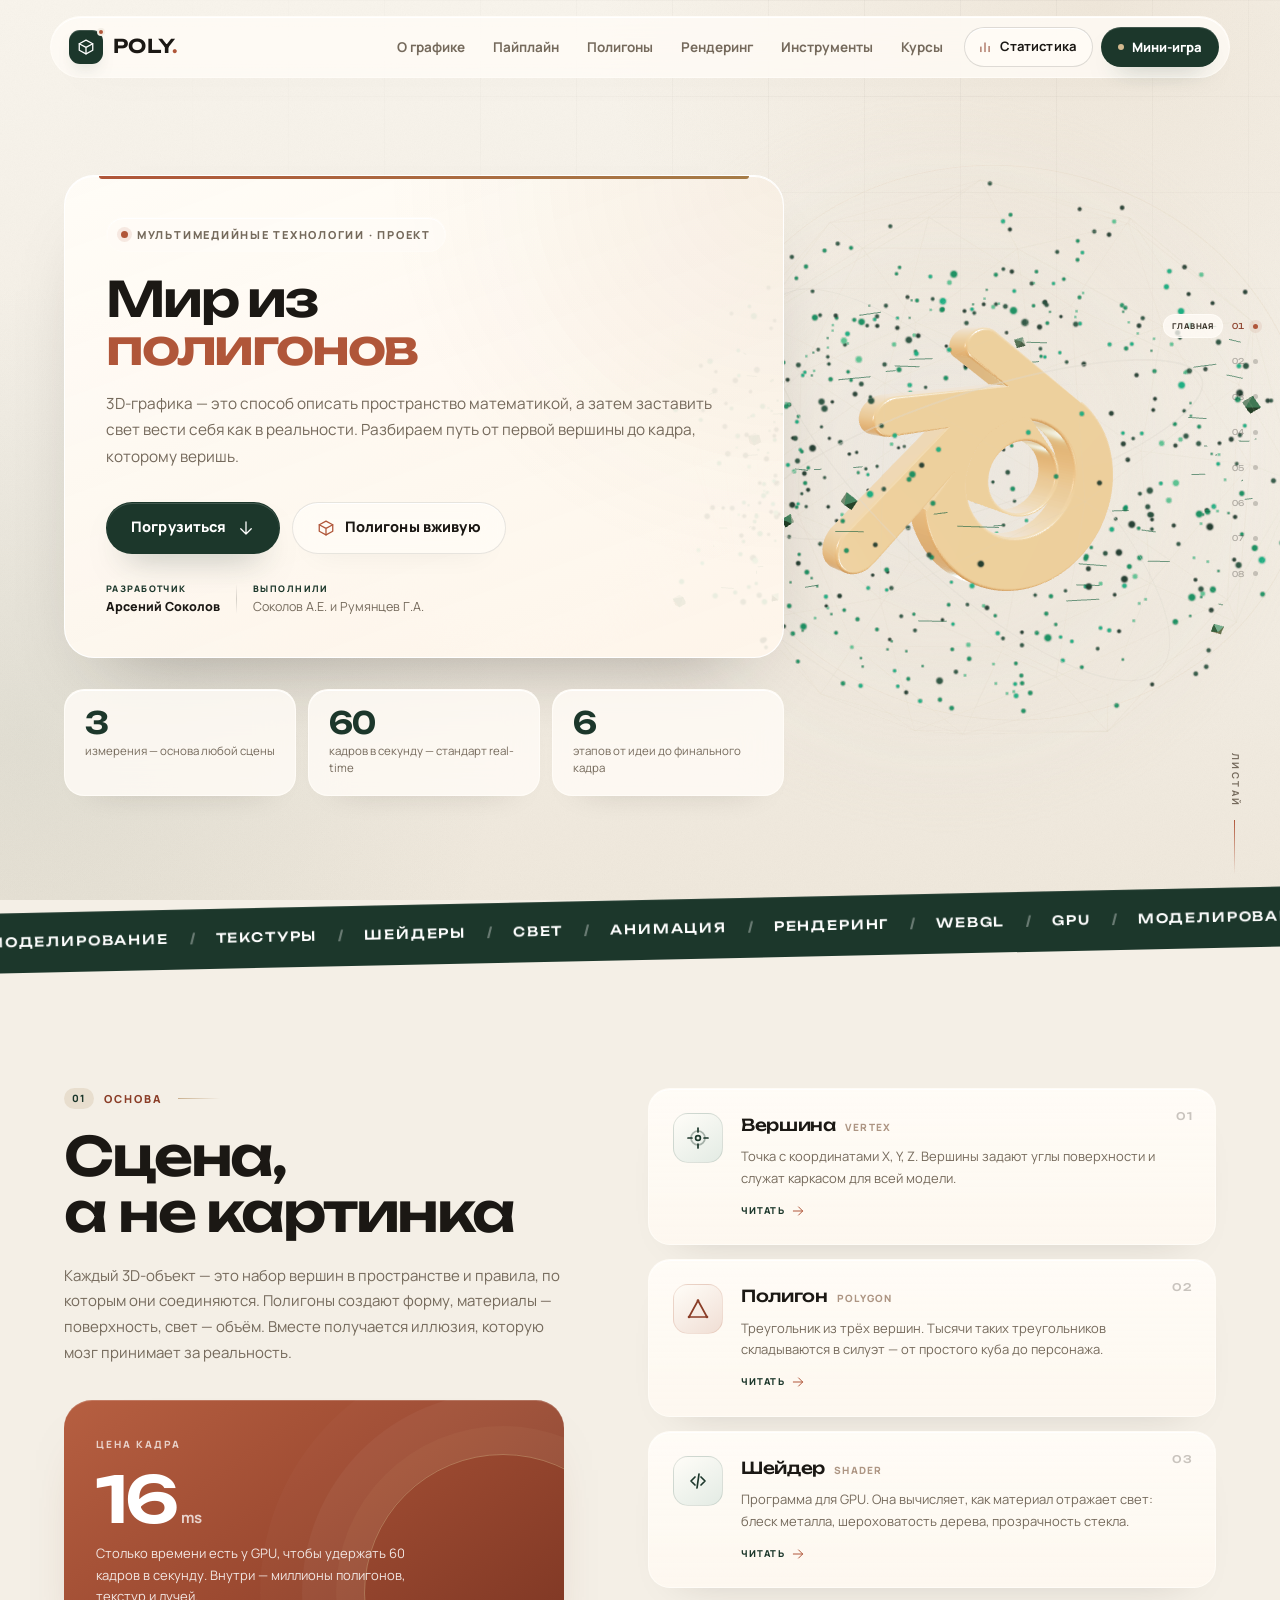
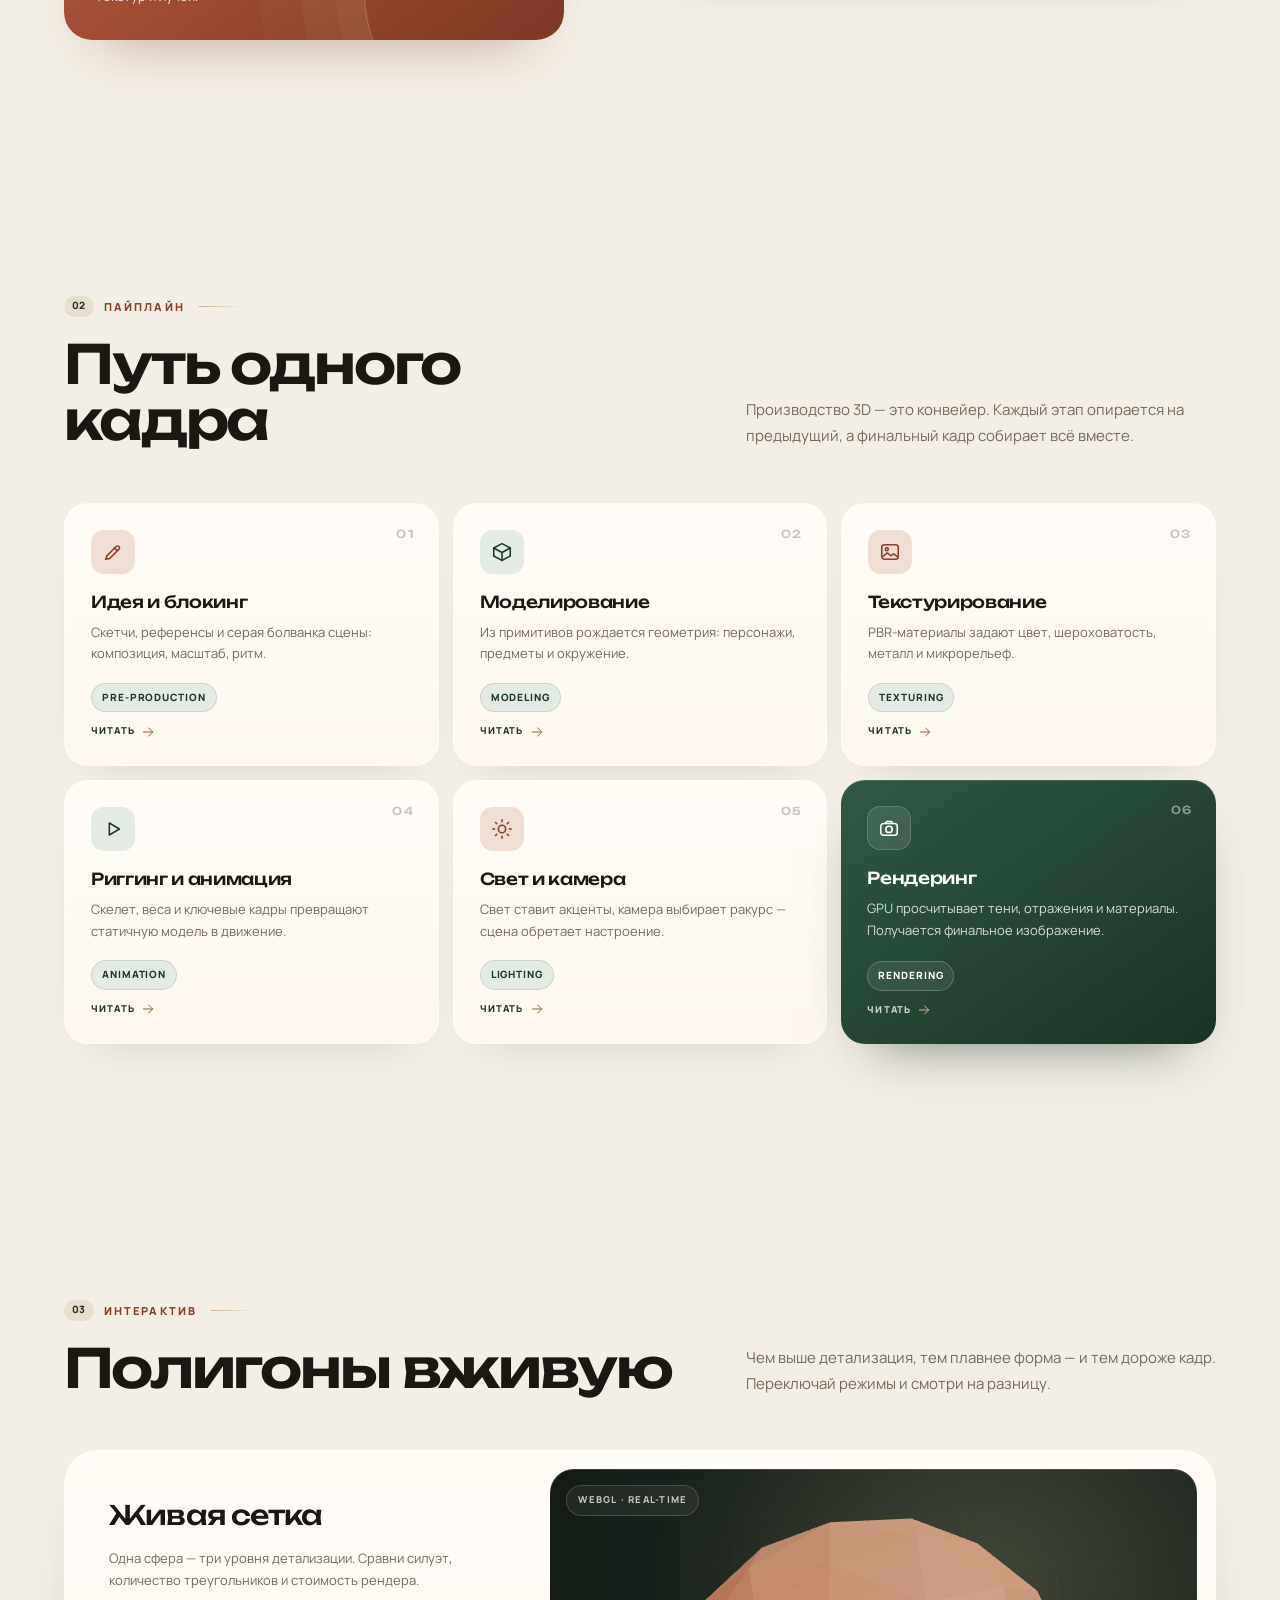
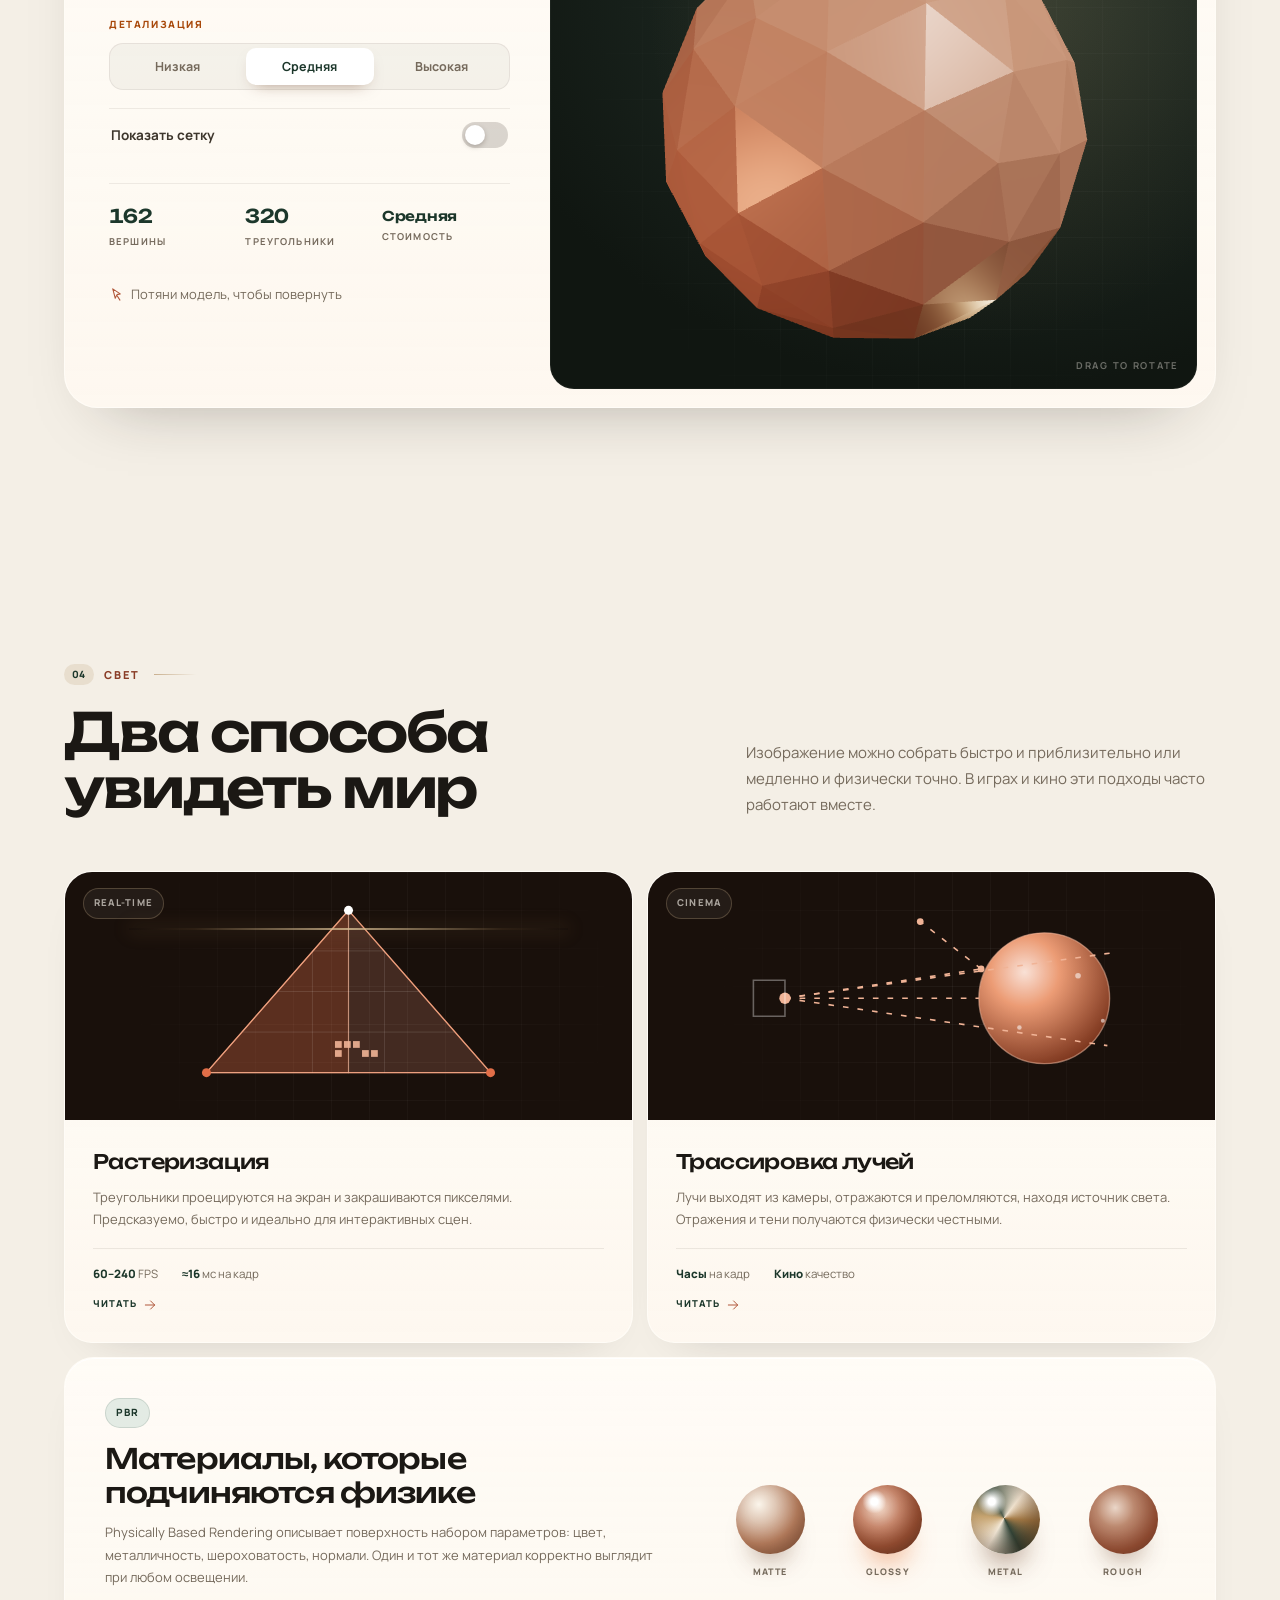
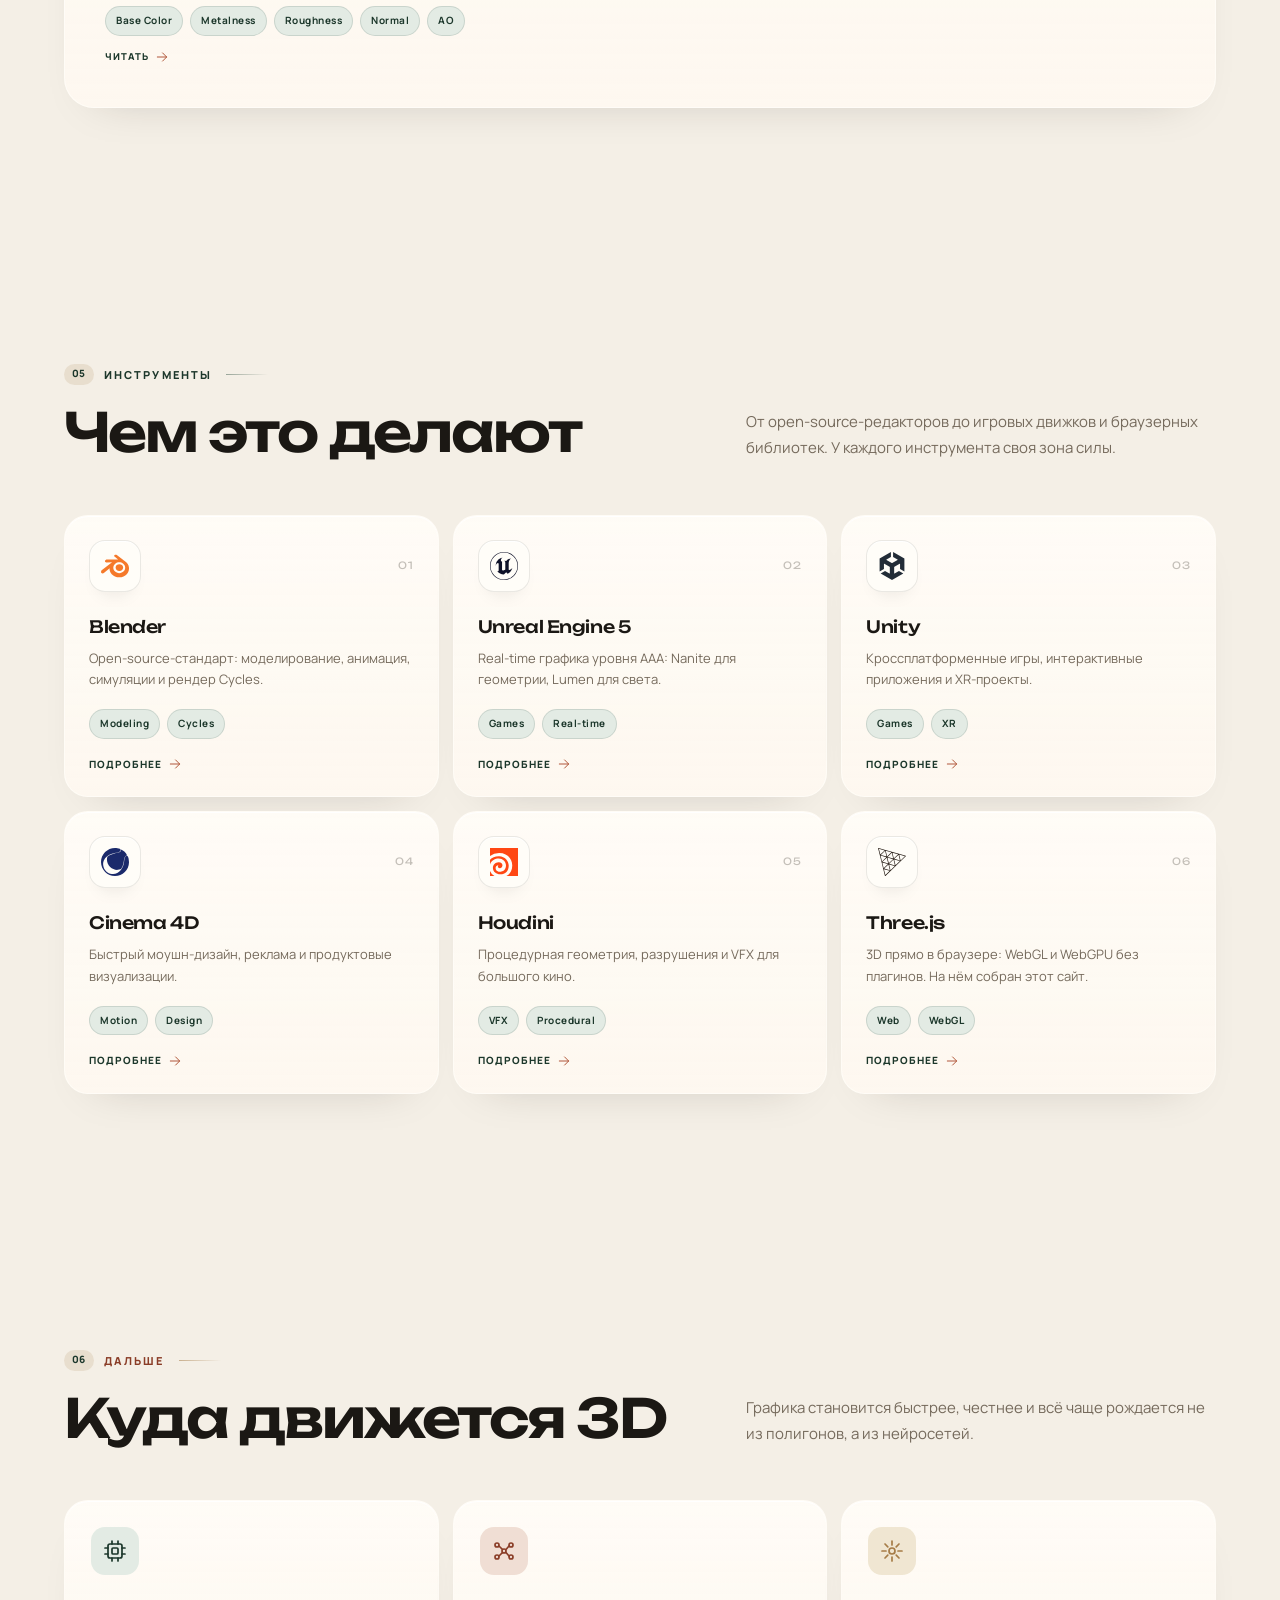
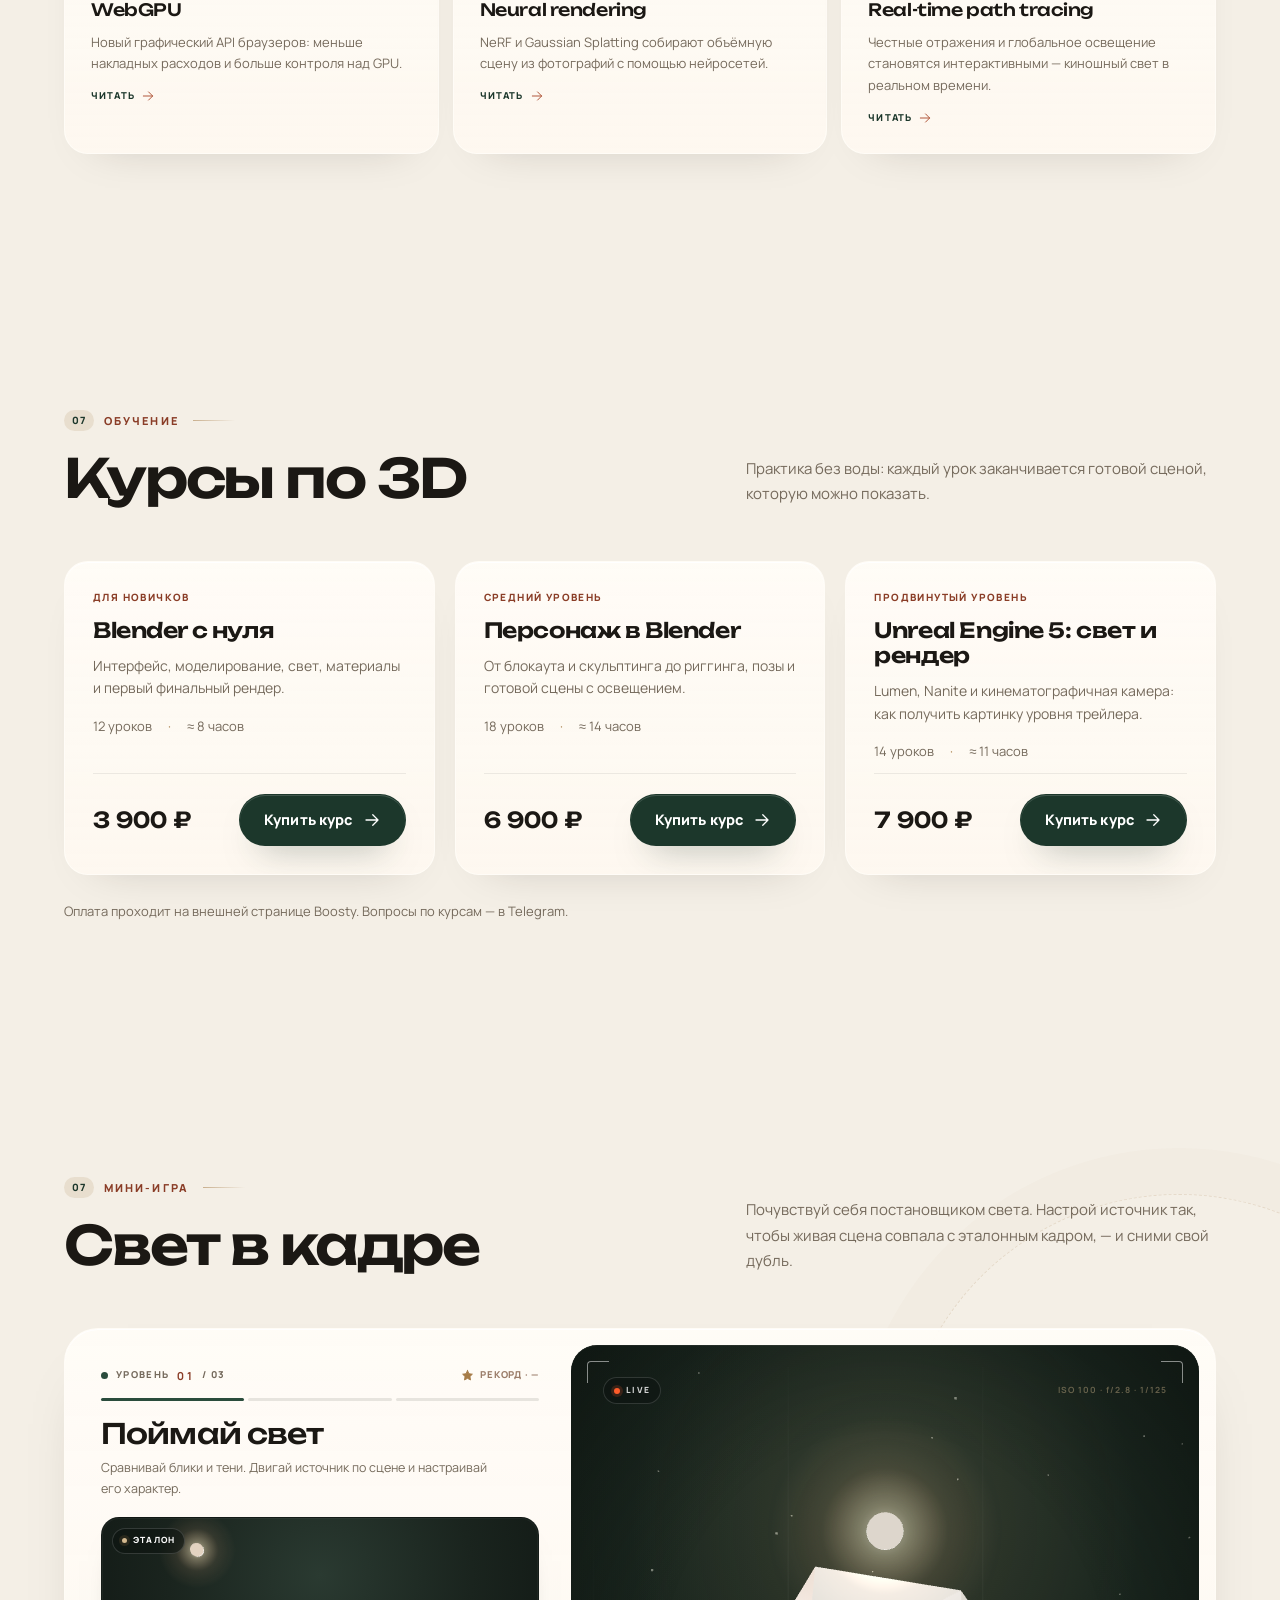
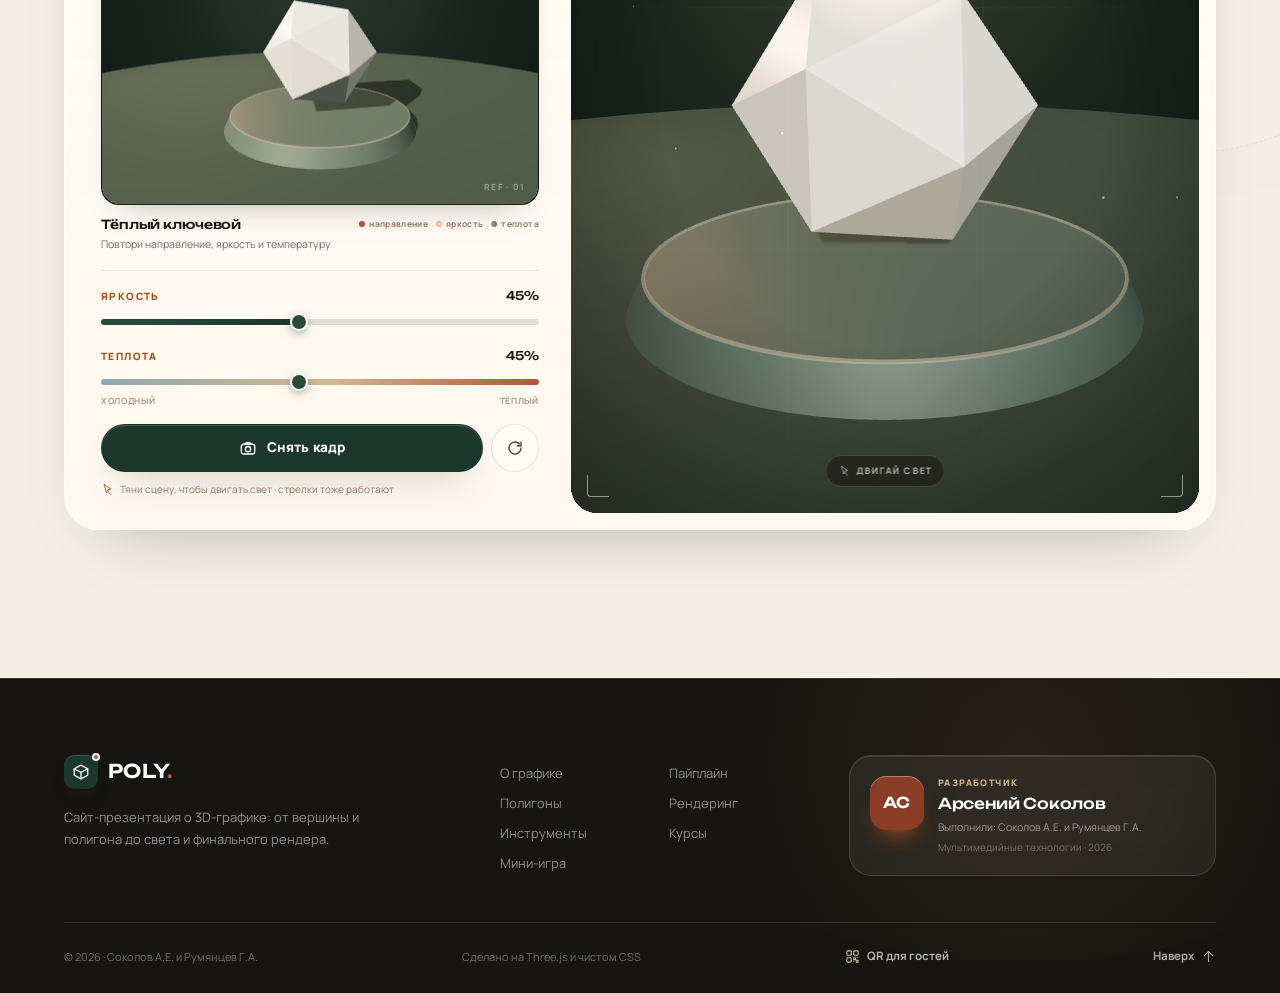
<file: index.html>
<!DOCTYPE html>
<html lang="ru">
<head>
  <meta charset="UTF-8">
  <meta name="viewport" content="width=device-width, initial-scale=1.0">
  <meta name="description" content="Сайт-презентация о 3D-графике: полигоны, этапы производства, рендеринг и интерактивная демонстрация. Разработчик — Арсений Соколов. Выполнили — Соколов А.Е. и Румянцев Г.А.">
  <meta name="author" content="Соколов А.Е., Румянцев Г.А.">
  <meta name="theme-color" content="#ff6a1a">
  <title>3D-графика — Мир из полигонов | Арсений Соколов</title>
  <script>
    document.documentElement.classList.add('js');
    window.setTimeout(function () {
      if (document.body) document.body.classList.add('is-loaded');
    }, 1200);
  </script>
  <link rel="icon" href="assets/favicon.svg" type="image/svg+xml">
  <link rel="preload" href="fonts/fonts.css" as="style">
  <link rel="stylesheet" href="fonts/fonts.css">
  <link rel="stylesheet" href="css/styles.css">
  <link rel="stylesheet" href="css/editorial.css">
  <link rel="stylesheet" href="css/site-ui.css">
</head>
<body>
  <div class="preloader" id="preloader" aria-hidden="true">
    <div class="preloader-inner">
      <div class="preloader-brand">
        <span class="preloader-mark">
          <svg viewBox="0 0 24 24" aria-hidden="true"><path d="M12 2.8 21 7.6v8.8L12 21.2 3 16.4V7.6l9-4.8Z"/><path d="m3 7.6 9 4.9 9-4.9M12 12.5v8.7"/></svg>
        </span>
        <span class="preloader-name">POLY<span>.</span></span>
      </div>
      <div class="preloader-track" aria-hidden="true"><span id="preloader-bar"></span></div>
      <div class="preloader-meta"><span>Собираем сцену</span><span id="preloader-percent">0%</span></div>
    </div>
  </div>
  <noscript><style>.preloader { display: none !important; }</style></noscript>

  <a class="skip-link" href="#main">Перейти к содержимому</a>

  <svg class="svg-sprite" aria-hidden="true" width="0" height="0">
    <symbol id="i-cube" viewBox="0 0 24 24">
      <path d="M12 2.8 21 7.6v8.8L12 21.2 3 16.4V7.6l9-4.8Z"/>
      <path d="m3 7.6 9 4.9 9-4.9M12 12.5v8.7"/>
    </symbol>
    <symbol id="i-arrow-right" viewBox="0 0 24 24"><path d="M4 12h16M13 5l7 7-7 7"/></symbol>
    <symbol id="i-arrow-down" viewBox="0 0 24 24"><path d="M12 4v16M5 13l7 7 7-7"/></symbol>
    <symbol id="i-arrow-up" viewBox="0 0 24 24"><path d="M12 20V4M5 11l7-7 7 7"/></symbol>
    <symbol id="i-lock" viewBox="0 0 24 24"><rect x="5" y="10" width="14" height="10" rx="2.5"/><path d="M8 10V7.5a4 4 0 0 1 8 0V10"/></symbol>
    <symbol id="i-menu" viewBox="0 0 24 24"><path d="M4 8h16M4 16h16"/></symbol>
    <symbol id="i-close" viewBox="0 0 24 24"><path d="m6 6 12 12M18 6 6 18"/></symbol>
    <symbol id="i-bars" viewBox="0 0 24 24"><path d="M5 20V12M12 20V5M19 20v-9"/></symbol>
    <symbol id="i-vertex" viewBox="0 0 24 24"><circle cx="12" cy="12" r="2.4"/><path d="M12 2v4M12 18v4M2 12h4M18 12h4"/><circle cx="12" cy="12" r="7" opacity=".35"/></symbol>
    <symbol id="i-triangle" viewBox="0 0 24 24"><path d="M12 3.5 21 20H3L12 3.5Z"/><circle cx="12" cy="3.5" r="1.3" fill="currentColor" stroke="none"/><circle cx="21" cy="20" r="1.3" fill="currentColor" stroke="none"/><circle cx="3" cy="20" r="1.3" fill="currentColor" stroke="none"/></symbol>
    <symbol id="i-shader" viewBox="0 0 24 24"><path d="m9 8-4 4 4 4M15 8l4 4-4 4"/><path d="m13 5-2 14"/></symbol>
    <symbol id="i-pencil" viewBox="0 0 24 24"><path d="m4 20 4.5-1 10-10a2.1 2.1 0 0 0-3-3l-10 10L4 20Z"/><path d="m13.5 7.5 3 3"/></symbol>
    <symbol id="i-image" viewBox="0 0 24 24"><rect x="3" y="4" width="18" height="16" rx="3"/><circle cx="8.5" cy="9" r="1.6"/><path d="m4 17 5-4 4 3 3-2 4 3"/></symbol>
    <symbol id="i-play" viewBox="0 0 24 24"><path d="M8 5.5v13l11-6.5-11-6.5Z"/></symbol>
    <symbol id="i-sun" viewBox="0 0 24 24"><circle cx="12" cy="12" r="4"/><path d="M12 2v2M12 20v2M4.9 4.9l1.4 1.4M17.7 17.7l1.4 1.4M2 12h2M20 12h2M4.9 19.1l1.4-1.4M17.7 6.3l1.4-1.4"/></symbol>
    <symbol id="i-camera" viewBox="0 0 24 24"><rect x="3" y="7" width="18" height="13" rx="3"/><circle cx="12" cy="13.5" r="3.5"/><path d="M8 7l1.5-2h5L16 7"/></symbol>
    <symbol id="i-cursor" viewBox="0 0 24 24"><path d="m6 3 12 8-5.2 1.2L10 18 6 3Z"/><path d="m13 14 4.5 7"/></symbol>
    <symbol id="i-spark" viewBox="0 0 24 24"><path d="M12 2.5c.8 5.2 3.8 8.2 9 9-5.2.8-8.2 3.8-9 9-.8-5.2-3.8-8.2-9-9 5.2-.8 8.2-3.8 9-9Z"/></symbol>
    <symbol id="i-gpu" viewBox="0 0 24 24"><rect x="5" y="5" width="14" height="14" rx="2"/><rect x="9" y="9" width="6" height="6" rx="1"/><path d="M9 2v3M15 2v3M9 19v3M15 19v3M2 9h3M2 15h3M19 9h3M19 15h3"/></symbol>
    <symbol id="i-neural" viewBox="0 0 24 24"><circle cx="5" cy="6" r="2"/><circle cx="5" cy="18" r="2"/><circle cx="12" cy="12" r="2"/><circle cx="19" cy="6" r="2"/><circle cx="19" cy="18" r="2"/><path d="m7 7 3.5 3.5M7 17l3.5-3.5M14 10.5 17 7M14 13.5l3 3.5"/></symbol>
    <symbol id="i-rays" viewBox="0 0 24 24"><circle cx="12" cy="12" r="3"/><path d="M12 2v4M12 18v4M2 12h4M18 12h4M5 5l2.8 2.8M16.2 16.2 19 19M19 5l-2.8 2.8M7.8 16.2 5 19"/></symbol>
    <symbol id="i-layers" viewBox="0 0 24 24"><path d="m12 3 9 5-9 5-9-5 9-5Z"/><path d="m3 12 9 5 9-5M3 16l9 5 9-5"/></symbol>
    <symbol id="i-star" viewBox="0 0 24 24"><path d="m12 3 2.8 5.7 6.2.9-4.5 4.4 1.1 6.2-5.6-2.9-5.6 2.9 1.1-6.2L3 9.6l6.2-.9L12 3Z"/></symbol>
    <symbol id="i-refresh" viewBox="0 0 24 24"><path d="M20 12a8 8 0 1 1-2.3-5.6"/><path d="M20 4v5h-5"/></symbol>
    <symbol id="i-qr" viewBox="0 0 24 24">
      <rect x="3" y="3" width="7" height="7" rx="1.4"/>
      <rect x="14" y="3" width="7" height="7" rx="1.4"/>
      <rect x="3" y="14" width="7" height="7" rx="1.4"/>
      <path d="M14 14h3v3h-3zM20 14v.01M14 20v.01M18 18h3v3h-3z"/>
    </symbol>
    <symbol id="i-eye" viewBox="0 0 24 24">
      <path d="M2 12s3.5-6 10-6 10 6 10 6-3.5 6-10 6S2 12 2 12Z"/>
      <circle cx="12" cy="12" r="2.6"/>
    </symbol>
  </svg>

  <div class="page-bg" aria-hidden="true"></div>
  <canvas id="bg-canvas" aria-hidden="true"></canvas>
  <div class="scroll-progress" aria-hidden="true"><span id="scroll-progress-bar"></span></div>

  <header class="site-header" id="top">
    <div class="nav-shell glass">
      <a class="brand" href="#hero" aria-label="POLY — на главную">
        <span class="brand-mark"><svg class="icon" aria-hidden="true"><use href="#i-cube"></use></svg></span>
        <span class="brand-text">POLY<span>.</span></span>
      </a>

      <nav class="nav-menu" id="nav-menu" aria-label="Основная навигация">
        <a class="nav-link" href="#about">О графике</a>
        <a class="nav-link" href="#pipeline">Пайплайн</a>
        <a class="nav-link" href="#demo">Полигоны</a>
        <a class="nav-link" href="#rendering">Рендеринг</a>
        <a class="nav-link" href="#tools">Инструменты</a>
        <a class="nav-link" href="#courses">Курсы</a>
        <button class="nav-link nav-stats" type="button" data-open-stats aria-haspopup="dialog" aria-controls="stats-dialog">
          <svg class="icon" aria-hidden="true"><use href="#i-bars"></use></svg>
          Статистика
        </button>
        <a class="nav-cta" href="#game"><span class="nav-cta-dot" aria-hidden="true"></span>Мини-игра</a>
      </nav>

      <button class="nav-toggle" type="button" aria-expanded="false" aria-controls="nav-menu" aria-label="Открыть меню">
        <svg class="icon nav-toggle-open" aria-hidden="true"><use href="#i-menu"></use></svg>
        <svg class="icon nav-toggle-close" aria-hidden="true"><use href="#i-close"></use></svg>
      </button>
    </div>
  </header>

  <main id="main">
    <section class="hero" id="hero" aria-labelledby="hero-title">
      <div class="container hero-container">
        <div class="hero-copy hero-panel" id="hero-copy">
          <p class="eyebrow reveal" data-delay="80"><span class="eyebrow-dot" aria-hidden="true"></span>Мультимедийные технологии · проект</p>

          <h1 class="hero-title" id="hero-title">
            <span class="hero-line"><span>Мир из</span></span>
            <span class="hero-line"><span class="accent">полигонов</span></span>
          </h1>

          <p class="hero-lead reveal" data-delay="260">3D-графика — это способ описать пространство математикой, а затем заставить свет вести себя как в реальности. Разбираем путь от первой вершины до кадра, которому веришь.</p>

          <div class="hero-actions reveal" data-delay="340">
            <a class="btn btn-primary" href="#about">
              Погрузиться
              <svg class="icon" aria-hidden="true"><use href="#i-arrow-down"></use></svg>
            </a>
            <a class="btn btn-glass" href="#demo">
              <svg class="icon" aria-hidden="true"><use href="#i-cube"></use></svg>
              Полигоны вживую
            </a>
          </div>

          <div class="hero-credit reveal" data-delay="420">
            <div class="hero-credit-item">
              <span class="hero-credit-label">Разработчик</span>
              <strong>Арсений Соколов</strong>
            </div>
            <span class="hero-credit-sep" aria-hidden="true"></span>
            <div class="hero-credit-item">
              <span class="hero-credit-label">Выполнили</span>
              <span>Соколов А.Е. и Румянцев Г.А.</span>
            </div>
          </div>
        </div>

        <div class="hero-stats">
          <div class="stat glass reveal" data-delay="200">
            <span class="stat-value" data-count="3">3</span>
            <span class="stat-label">измерения — основа любой сцены</span>
          </div>
          <div class="stat glass reveal" data-delay="280">
            <span class="stat-value" data-count="60">60</span>
            <span class="stat-label">кадров в секунду — стандарт real-time</span>
          </div>
          <div class="stat glass reveal" data-delay="360">
            <span class="stat-value" data-count="6">6</span>
            <span class="stat-label">этапов от идеи до финального кадра</span>
          </div>
        </div>

        <p class="hero-visits" data-visit-counter hidden aria-live="polite">
          <svg class="icon" aria-hidden="true"><use href="#i-eye"></use></svg>
          <span>Уже <strong data-visit-count>0</strong> <span data-visit-label>посетителей</span></span>
        </p>
      </div>

      <div class="scroll-hint" aria-hidden="true">
        <span>листай</span>
        <i></i>
      </div>
    </section>

    <div class="marquee" aria-hidden="true">
      <div class="marquee-track">
        <span>Моделирование</span><i>/</i>
        <span>Текстуры</span><i>/</i>
        <span>Шейдеры</span><i>/</i>
        <span>Свет</span><i>/</i>
        <span>Анимация</span><i>/</i>
        <span>Рендеринг</span><i>/</i>
        <span>WebGL</span><i>/</i>
        <span>GPU</span><i>/</i>
      </div>
    </div>

    <section class="section about" id="about" aria-labelledby="about-title">
      <div class="container">
        <div class="about-grid">
          <div class="about-main">
            <p class="section-label reveal"><span>01</span>Основа</p>
            <h2 class="section-title reveal" id="about-title" data-delay="60">Сцена,<br>а не картинка</h2>
            <p class="section-lead reveal" data-delay="120">Каждый 3D-объект — это набор вершин в пространстве и правила, по которым они соединяются. Полигоны создают форму, материалы — поверхность, свет — объём. Вместе получается иллюзия, которую мозг принимает за реальность.</p>

            <div class="quote-card reveal" data-delay="160">
              <span class="quote-label">Цена кадра</span>
              <div class="quote-value">16<span>ms</span></div>
              <p>Столько времени есть у GPU, чтобы удержать 60 кадров в секунду. Внутри — миллионы полигонов, текстур и лучей.</p>
              <span class="quote-rings" aria-hidden="true"></span>
            </div>
          </div>

          <div class="about-cards">
            <article class="info-card glass reveal">
              <div class="info-icon"><svg class="icon" aria-hidden="true"><use href="#i-vertex"></use></svg></div>
              <div class="info-body">
                <div class="info-head"><h3>Вершина</h3><span>Vertex</span></div>
                <p>Точка с координатами X, Y, Z. Вершины задают углы поверхности и служат каркасом для всей модели.</p>
              </div>
              <span class="card-num" aria-hidden="true">01</span>
            </article>

            <article class="info-card glass reveal" data-delay="80">
              <div class="info-icon"><svg class="icon" aria-hidden="true"><use href="#i-triangle"></use></svg></div>
              <div class="info-body">
                <div class="info-head"><h3>Полигон</h3><span>Polygon</span></div>
                <p>Треугольник из трёх вершин. Тысячи таких треугольников складываются в силуэт — от простого куба до персонажа.</p>
              </div>
              <span class="card-num" aria-hidden="true">02</span>
            </article>

            <article class="info-card glass reveal" data-delay="160">
              <div class="info-icon"><svg class="icon" aria-hidden="true"><use href="#i-shader"></use></svg></div>
              <div class="info-body">
                <div class="info-head"><h3>Шейдер</h3><span>Shader</span></div>
                <p>Программа для GPU. Она вычисляет, как материал отражает свет: блеск металла, шероховатость дерева, прозрачность стекла.</p>
              </div>
              <span class="card-num" aria-hidden="true">03</span>
            </article>
          </div>
        </div>
      </div>
    </section>

    <section class="section pipeline" id="pipeline" aria-labelledby="pipeline-title">
      <div class="container">
        <div class="section-head">
          <div>
            <p class="section-label reveal"><span>02</span>Пайплайн</p>
            <h2 class="section-title reveal" id="pipeline-title" data-delay="60">Путь одного кадра</h2>
          </div>
          <p class="section-lead reveal" data-delay="120">Производство 3D — это конвейер. Каждый этап опирается на предыдущий, а финальный кадр собирает всё вместе.</p>
        </div>

        <div class="steps">
          <article class="step glass reveal">
            <span class="step-num" aria-hidden="true">01</span>
            <div class="step-icon"><svg class="icon" aria-hidden="true"><use href="#i-pencil"></use></svg></div>
            <h3>Идея и блокинг</h3>
            <p>Скетчи, референсы и серая болванка сцены: композиция, масштаб, ритм.</p>
            <span class="tag">Pre-production</span>
          </article>

          <article class="step glass reveal" data-delay="70">
            <span class="step-num" aria-hidden="true">02</span>
            <div class="step-icon"><svg class="icon" aria-hidden="true"><use href="#i-cube"></use></svg></div>
            <h3>Моделирование</h3>
            <p>Из примитивов рождается геометрия: персонажи, предметы и окружение.</p>
            <span class="tag">Modeling</span>
          </article>

          <article class="step glass reveal" data-delay="140">
            <span class="step-num" aria-hidden="true">03</span>
            <div class="step-icon"><svg class="icon" aria-hidden="true"><use href="#i-image"></use></svg></div>
            <h3>Текстурирование</h3>
            <p>PBR-материалы задают цвет, шероховатость, металл и микрорельеф.</p>
            <span class="tag">Texturing</span>
          </article>

          <article class="step glass reveal">
            <span class="step-num" aria-hidden="true">04</span>
            <div class="step-icon"><svg class="icon" aria-hidden="true"><use href="#i-play"></use></svg></div>
            <h3>Риггинг и анимация</h3>
            <p>Скелет, веса и ключевые кадры превращают статичную модель в движение.</p>
            <span class="tag">Animation</span>
          </article>

          <article class="step glass reveal" data-delay="70">
            <span class="step-num" aria-hidden="true">05</span>
            <div class="step-icon"><svg class="icon" aria-hidden="true"><use href="#i-sun"></use></svg></div>
            <h3>Свет и камера</h3>
            <p>Свет ставит акценты, камера выбирает ракурс — сцена обретает настроение.</p>
            <span class="tag">Lighting</span>
          </article>

          <article class="step step-accent reveal" data-delay="140">
            <span class="step-num" aria-hidden="true">06</span>
            <div class="step-icon"><svg class="icon" aria-hidden="true"><use href="#i-camera"></use></svg></div>
            <h3>Рендеринг</h3>
            <p>GPU просчитывает тени, отражения и материалы. Получается финальное изображение.</p>
            <span class="tag">Rendering</span>
          </article>
        </div>
      </div>
    </section>

    <section class="section demo" id="demo" aria-labelledby="demo-title">
      <div class="container">
        <div class="section-head">
          <div>
            <p class="section-label reveal"><span>03</span>Интерактив</p>
            <h2 class="section-title reveal" id="demo-title" data-delay="60">Полигоны вживую</h2>
          </div>
          <p class="section-lead reveal" data-delay="120">Чем выше детализация, тем плавнее форма — и тем дороже кадр. Переключай режимы и смотри на разницу.</p>
        </div>

        <div class="demo-shell glass reveal">
          <div class="demo-copy">
            <h3>Живая сетка</h3>
            <p>Одна сфера — три уровня детализации. Сравни силуэт, количество треугольников и стоимость рендера.</p>

            <div class="control-group">
              <span class="control-label">Детализация</span>
              <div class="segmented" role="group" aria-label="Детализация модели">
                <button class="seg-btn" type="button" data-detail="0" aria-pressed="false">Низкая</button>
                <button class="seg-btn is-active" type="button" data-detail="2" aria-pressed="true">Средняя</button>
                <button class="seg-btn" type="button" data-detail="4" aria-pressed="false">Высокая</button>
              </div>
            </div>

            <label class="switch-row" for="wireframe-toggle">
              <span>Показать сетку</span>
              <span class="switch">
                <input type="checkbox" id="wireframe-toggle">
                <span class="switch-track" aria-hidden="true"></span>
              </span>
            </label>

            <div class="metrics" aria-live="polite">
              <div class="metric">
                <span class="metric-value" id="metric-vertices">162</span>
                <span class="metric-label">вершины</span>
              </div>
              <div class="metric">
                <span class="metric-value" id="metric-faces">320</span>
                <span class="metric-label">треугольники</span>
              </div>
              <div class="metric">
                <span class="metric-value metric-cost" id="metric-cost">Средняя</span>
                <span class="metric-label">стоимость</span>
              </div>
            </div>

            <p class="demo-hint"><svg class="icon" aria-hidden="true"><use href="#i-cursor"></use></svg>Потяни модель, чтобы повернуть</p>
          </div>

          <div class="demo-stage">
            <span class="stage-badge">WebGL · real-time</span>
            <canvas id="demo-canvas" tabindex="0" role="img" aria-label="Интерактивная 3D-модель. Перетаскивайте мышью или используйте стрелки, чтобы повернуть."></canvas>
            <span class="stage-hint" aria-hidden="true">drag to rotate</span>
          </div>
        </div>
      </div>
    </section>

    <section class="section rendering" id="rendering" aria-labelledby="rendering-title">
      <div class="container">
        <div class="section-head">
          <div>
            <p class="section-label reveal"><span>04</span>Свет</p>
            <h2 class="section-title reveal" id="rendering-title" data-delay="60">Два способа<br>увидеть мир</h2>
          </div>
          <p class="section-lead reveal" data-delay="120">Изображение можно собрать быстро и приблизительно или медленно и физически точно. В играх и кино эти подходы часто работают вместе.</p>
        </div>

        <div class="render-grid">
          <article class="render-card glass reveal">
            <div class="render-visual">
              <span class="visual-tag">Real-time</span>
              <span class="visual-grid" aria-hidden="true"></span>
              <svg class="render-art" viewBox="0 0 400 220" aria-hidden="true">
                <g class="raster-tris">
                  <path d="M200 34 326 178H74L200 34Z" fill="rgba(255,106,26,.16)" stroke="#ff8a3d" stroke-width="1.2"/>
                  <path d="M200 34 200 178H74L200 34Z" fill="rgba(255,106,26,.2)" stroke="rgba(255,180,130,.55)" stroke-width="1"/>
                  <path d="M200 34 326 178H200V34Z" fill="rgba(255,255,255,.05)" stroke="rgba(255,180,130,.4)" stroke-width="1"/>
                  <path d="M137 106h126M106 142h188M168 70h64M168 70v108M232 70v108" stroke="rgba(255,255,255,.13)" stroke-width=".8"/>
                </g>
                <g fill="#ffb27a" opacity=".9">
                  <rect x="188" y="150" width="6" height="6"/><rect x="196" y="150" width="6" height="6"/>
                  <rect x="204" y="150" width="6" height="6"/><rect x="212" y="158" width="6" height="6"/>
                  <rect x="188" y="158" width="6" height="6"/><rect x="220" y="158" width="6" height="6"/>
                </g>
                <circle cx="200" cy="34" r="4" fill="#fff"/><circle cx="326" cy="178" r="4" fill="#ff6a1a"/><circle cx="74" cy="178" r="4" fill="#ff6a1a"/>
              </svg>
              <span class="scanline" aria-hidden="true"></span>
            </div>
            <div class="render-body">
              <h3>Растеризация</h3>
              <p>Треугольники проецируются на экран и закрашиваются пикселями. Предсказуемо, быстро и идеально для интерактивных сцен.</p>
              <div class="render-stats">
                <span><strong>60–240</strong> FPS</span>
                <span><strong>≈16</strong> мс на кадр</span>
              </div>
            </div>
          </article>

          <article class="render-card glass reveal" data-delay="100">
            <div class="render-visual">
              <span class="visual-tag">Cinema</span>
              <span class="visual-grid" aria-hidden="true"></span>
              <svg class="render-art" viewBox="0 0 400 220" aria-hidden="true">
                <circle cx="300" cy="112" r="58" fill="url(#sphereGrad)" stroke="rgba(255,180,130,.55)" stroke-width="1.2"/>
                <defs>
                  <radialGradient id="sphereGrad" cx="35%" cy="30%" r="75%">
                    <stop offset="0%" stop-color="#ffe0cb"/>
                    <stop offset="35%" stop-color="#ff9a50"/>
                    <stop offset="100%" stop-color="#8f3300"/>
                  </radialGradient>
                </defs>
                <g class="ray-paths" fill="none" stroke="#ffb27a" stroke-width="1.4">
                  <path d="M70 112 242 112"/>
                  <path d="M70 112 358 72"/>
                  <path d="M70 112 356 154"/>
                  <path d="M70 112 244 86"/>
                  <path d="M244 86 190 44"/>
                </g>
                <g fill="#ffb27a">
                  <circle cx="70" cy="112" r="5"/>
                  <circle cx="244" cy="86" r="3"/>
                  <circle cx="190" cy="44" r="3"/>
                </g>
                <g fill="rgba(255,255,255,.55)">
                  <circle cx="330" cy="92" r="2.5"/><circle cx="278" cy="138" r="2"/><circle cx="352" cy="132" r="1.8"/>
                </g>
                <path d="M42 96h28v32H42z" fill="none" stroke="rgba(255,255,255,.35)" stroke-width="1.4" rx="2"/>
              </svg>
            </div>
            <div class="render-body">
              <h3>Трассировка лучей</h3>
              <p>Лучи выходят из камеры, отражаются и преломляются, находя источник света. Отражения и тени получаются физически честными.</p>
              <div class="render-stats">
                <span><strong>Часы</strong> на кадр</span>
                <span><strong>Кино</strong> качество</span>
              </div>
            </div>
          </article>
        </div>

        <article class="pbr-card glass reveal">
          <div class="pbr-copy">
            <span class="tag">PBR</span>
            <h3>Материалы, которые подчиняются физике</h3>
            <p>Physically Based Rendering описывает поверхность набором параметров: цвет, металличность, шероховатость, нормали. Один и тот же материал корректно выглядит при любом освещении.</p>
            <div class="chips">
              <span>Base Color</span>
              <span>Metalness</span>
              <span>Roughness</span>
              <span>Normal</span>
              <span>AO</span>
            </div>
          </div>
          <div class="spheres" aria-hidden="true">
            <div class="sphere-item"><span class="sphere sphere-matte"></span><span class="sphere-label">Matte</span></div>
            <div class="sphere-item"><span class="sphere sphere-glossy"></span><span class="sphere-label">Glossy</span></div>
            <div class="sphere-item"><span class="sphere sphere-metal"></span><span class="sphere-label">Metal</span></div>
            <div class="sphere-item"><span class="sphere sphere-rough"></span><span class="sphere-label">Rough</span></div>
          </div>
        </article>
      </div>
    </section>

    <section class="section tools" id="tools" aria-labelledby="tools-title">
      <div class="container">
        <div class="section-head">
          <div>
            <p class="section-label section-label--teal reveal"><span>05</span>Инструменты</p>
            <h2 class="section-title reveal" id="tools-title" data-delay="60">Чем это делают</h2>
          </div>
          <p class="section-lead reveal" data-delay="120">От open-source-редакторов до игровых движков и браузерных библиотек. У каждого инструмента своя зона силы.</p>
        </div>

        <div class="tools-grid">
          <a class="tool-card glass reveal" href="tool-blender.html">
            <div class="tool-top"><span class="tool-mark"><img src="assets/tools/blender.svg" alt="" width="28" height="28" loading="lazy"></span><span class="tool-index" aria-hidden="true">01</span></div>
            <h3>Blender</h3>
            <p>Open-source-стандарт: моделирование, анимация, симуляции и рендер Cycles.</p>
            <div class="chips"><span>Modeling</span><span>Cycles</span></div>
            <span class="tool-more">Подробнее <svg class="icon" aria-hidden="true"><use href="#i-arrow-right"></use></svg></span>
          </a>

          <a class="tool-card glass reveal" data-delay="60" href="tool-unreal.html">
            <div class="tool-top"><span class="tool-mark"><img src="assets/tools/unrealengine.svg" alt="" width="28" height="28" loading="lazy"></span><span class="tool-index" aria-hidden="true">02</span></div>
            <h3>Unreal Engine 5</h3>
            <p>Real-time графика уровня AAA: Nanite для геометрии, Lumen для света.</p>
            <div class="chips"><span>Games</span><span>Real-time</span></div>
            <span class="tool-more">Подробнее <svg class="icon" aria-hidden="true"><use href="#i-arrow-right"></use></svg></span>
          </a>

          <a class="tool-card glass reveal" data-delay="120" href="tool-unity.html">
            <div class="tool-top"><span class="tool-mark"><img src="assets/tools/unity.svg" alt="" width="28" height="28" loading="lazy"></span><span class="tool-index" aria-hidden="true">03</span></div>
            <h3>Unity</h3>
            <p>Кроссплатформенные игры, интерактивные приложения и XR-проекты.</p>
            <div class="chips"><span>Games</span><span>XR</span></div>
            <span class="tool-more">Подробнее <svg class="icon" aria-hidden="true"><use href="#i-arrow-right"></use></svg></span>
          </a>

          <a class="tool-card glass reveal" href="tool-cinema4d.html">
            <div class="tool-top"><span class="tool-mark"><img src="assets/tools/cinema4d.svg" alt="" width="28" height="28" loading="lazy"></span><span class="tool-index" aria-hidden="true">04</span></div>
            <h3>Cinema 4D</h3>
            <p>Быстрый моушн-дизайн, реклама и продуктовые визуализации.</p>
            <div class="chips"><span>Motion</span><span>Design</span></div>
            <span class="tool-more">Подробнее <svg class="icon" aria-hidden="true"><use href="#i-arrow-right"></use></svg></span>
          </a>

          <a class="tool-card glass reveal" data-delay="60" href="tool-houdini.html">
            <div class="tool-top"><span class="tool-mark"><img src="assets/tools/houdini.svg" alt="" width="28" height="28" loading="lazy"></span><span class="tool-index" aria-hidden="true">05</span></div>
            <h3>Houdini</h3>
            <p>Процедурная геометрия, разрушения и VFX для большого кино.</p>
            <div class="chips"><span>VFX</span><span>Procedural</span></div>
            <span class="tool-more">Подробнее <svg class="icon" aria-hidden="true"><use href="#i-arrow-right"></use></svg></span>
          </a>

          <a class="tool-card glass reveal" data-delay="120" href="tool-threejs.html">
            <div class="tool-top"><span class="tool-mark"><img src="assets/tools/threedotjs.svg" alt="" width="28" height="28" loading="lazy"></span><span class="tool-index" aria-hidden="true">06</span></div>
            <h3>Three.js</h3>
            <p>3D прямо в браузере: WebGL и WebGPU без плагинов. На нём собран этот сайт.</p>
            <div class="chips"><span>Web</span><span>WebGL</span></div>
            <span class="tool-more">Подробнее <svg class="icon" aria-hidden="true"><use href="#i-arrow-right"></use></svg></span>
          </a>
        </div>
      </div>
    </section>

    <section class="section future" id="future" aria-labelledby="future-title">
      <div class="container">
        <div class="section-head">
          <div>
            <p class="section-label reveal"><span>06</span>Дальше</p>
            <h2 class="section-title reveal" id="future-title" data-delay="60">Куда движется 3D</h2>
          </div>
          <p class="section-lead reveal" data-delay="120">Графика становится быстрее, честнее и всё чаще рождается не из полигонов, а из нейросетей.</p>
        </div>

        <div class="future-grid">
          <article class="future-card glass reveal">
            <div class="future-icon"><svg class="icon" aria-hidden="true"><use href="#i-gpu"></use></svg></div>
            <h3>WebGPU</h3>
            <p>Новый графический API браузеров: меньше накладных расходов и больше контроля над GPU.</p>
          </article>

          <article class="future-card glass reveal" data-delay="70">
            <div class="future-icon"><svg class="icon" aria-hidden="true"><use href="#i-neural"></use></svg></div>
            <h3>Neural rendering</h3>
            <p>NeRF и Gaussian Splatting собирают объёмную сцену из фотографий с помощью нейросетей.</p>
          </article>

          <article class="future-card glass reveal" data-delay="140">
            <div class="future-icon"><svg class="icon" aria-hidden="true"><use href="#i-rays"></use></svg></div>
            <h3>Real-time path tracing</h3>
            <p>Честные отражения и глобальное освещение становятся интерактивными — киношный свет в реальном времени.</p>
          </article>
        </div>

      </div>
    </section>

    <section class="section courses" id="courses" aria-labelledby="courses-title">
      <div class="container">
        <div class="section-head">
          <div>
            <p class="section-label reveal"><span>07</span>Обучение</p>
            <h2 class="section-title reveal" id="courses-title" data-delay="60">Курсы по 3D</h2>
          </div>
          <p class="section-lead reveal" data-delay="120">Практика без воды: каждый урок заканчивается готовой сценой, которую можно показать.</p>
        </div>

        <div class="course-grid">
          <article class="course-card glass reveal">
            <p class="course-level">Для новичков</p>
            <h3>Blender с нуля</h3>
            <p>Интерфейс, моделирование, свет, материалы и первый финальный рендер.</p>
            <ul class="course-meta">
              <li>12 уроков</li>
              <li>≈ 8 часов</li>
            </ul>
            <div class="course-foot">
              <span class="course-price">3 900 ₽</span>
              <a class="btn btn-primary" data-buy="blender-basics" href="#courses">
                Купить курс
                <svg class="icon" aria-hidden="true"><use href="#i-arrow-right"></use></svg>
              </a>
            </div>
          </article>

          <article class="course-card glass reveal" data-delay="80">
            <p class="course-level">Средний уровень</p>
            <h3>Персонаж в Blender</h3>
            <p>От блокаута и скульптинга до риггинга, позы и готовой сцены с освещением.</p>
            <ul class="course-meta">
              <li>18 уроков</li>
              <li>≈ 14 часов</li>
            </ul>
            <div class="course-foot">
              <span class="course-price">6 900 ₽</span>
              <a class="btn btn-primary" data-buy="blender-character" href="#courses">
                Купить курс
                <svg class="icon" aria-hidden="true"><use href="#i-arrow-right"></use></svg>
              </a>
            </div>
          </article>

          <article class="course-card glass reveal" data-delay="160">
            <p class="course-level">Продвинутый уровень</p>
            <h3>Unreal Engine 5: свет и рендер</h3>
            <p>Lumen, Nanite и кинематографичная камера: как получить картинку уровня трейлера.</p>
            <ul class="course-meta">
              <li>14 уроков</li>
              <li>≈ 11 часов</li>
            </ul>
            <div class="course-foot">
              <span class="course-price">7 900 ₽</span>
              <a class="btn btn-primary" data-buy="ue5-lighting" href="#courses">
                Купить курс
                <svg class="icon" aria-hidden="true"><use href="#i-arrow-right"></use></svg>
              </a>
            </div>
          </article>
        </div>

        <p class="course-note">Оплата проходит на внешней странице Boosty. Вопросы по курсам — в Telegram.</p>
      </div>
    </section>

    <section class="section game" id="game" aria-labelledby="game-title">
      <div class="container">
        <div class="section-head">
          <div>
            <p class="section-label reveal"><span>07</span>Мини-игра</p>
            <h2 class="section-title reveal" id="game-title" data-delay="60">Свет в кадре</h2>
          </div>
          <p class="section-lead reveal" data-delay="120">Почувствуй себя постановщиком света. Настрой источник так, чтобы живая сцена совпала с эталонным кадром, — и сними свой дубль.</p>
        </div>

        <div class="game-shell glass reveal" id="light-game">
          <div class="game-panel">
            <div class="game-topline">
              <span class="game-level-chip"><span class="pulse" aria-hidden="true"></span>Уровень <strong id="game-level">01</strong> / 03</span>
              <span class="game-record">
                <svg class="icon" aria-hidden="true"><use href="#i-star"></use></svg>
                <span id="game-record">Рекорд · —</span>
              </span>
            </div>

            <div class="game-progress" id="game-progress" aria-hidden="true">
              <span class="game-progress-seg is-active"></span>
              <span class="game-progress-seg"></span>
              <span class="game-progress-seg"></span>
            </div>

            <h3 class="game-title">Поймай свет</h3>
            <p class="game-sub">Сравнивай блики и тени. Двигай источник по сцене и настраивай его характер.</p>

            <div class="game-reference">
              <div class="ref-frame">
                <canvas id="game-reference-canvas" role="img" aria-label="Эталонный кадр с целевым освещением"></canvas>
                <span class="ref-tag"><i aria-hidden="true"></i>Эталон</span>
                <span class="ref-index">REF · <span id="game-ref-index">01</span></span>
              </div>
              <div class="ref-caption">
                <div class="ref-copy">
                  <strong id="game-ref-title">Тёплый ключевой</strong>
                  <span>Повтори направление, яркость и температуру</span>
                </div>
                <div class="ref-legend" aria-hidden="true">
                  <span><i class="legend-dir"></i>направление</span>
                  <span><i class="legend-bright"></i>яркость</span>
                  <span><i class="legend-warm"></i>теплота</span>
                </div>
              </div>
            </div>

            <div class="game-controls">
              <div class="range-row">
                <div class="range-head">
                  <label for="game-brightness">Яркость</label>
                  <output id="game-brightness-out" for="game-brightness">55%</output>
                </div>
                <input class="range" id="game-brightness" type="range" min="0" max="100" step="1" value="55" aria-describedby="game-controls-hint">
              </div>
              <div class="range-row">
                <div class="range-head">
                  <label for="game-warmth">Теплота</label>
                  <output id="game-warmth-out" for="game-warmth">50%</output>
                </div>
                <input class="range range-warmth" id="game-warmth" type="range" min="0" max="100" step="1" value="50" aria-describedby="game-controls-hint">
                <div class="range-scale" aria-hidden="true"><span>холодный</span><span>тёплый</span></div>
              </div>
            </div>

            <div class="game-actions">
              <button class="btn btn-primary" id="game-shoot" type="button">
                <svg class="icon" aria-hidden="true"><use href="#i-camera"></use></svg>
                Снять кадр
              </button>
              <button class="game-reset" id="game-reset" type="button" title="Сбросить свет" aria-label="Сбросить настройки света">
                <svg class="icon" aria-hidden="true"><use href="#i-refresh"></use></svg>
              </button>
            </div>

            <p class="game-hint" id="game-controls-hint">
              <svg class="icon" aria-hidden="true"><use href="#i-cursor"></use></svg>
              Тяни сцену, чтобы двигать свет · стрелки тоже работают
            </p>
          </div>

          <div class="game-stage" id="game-stage">
            <canvas id="game-canvas" tabindex="0" role="application" aria-label="Сцена со светом. Перетаскивайте мышью или используйте стрелки, чтобы двигать источник света."></canvas>

            <div class="game-stage-top">
              <span class="live-chip" id="game-live"><i aria-hidden="true"></i><span id="game-live-label">LIVE</span></span>
              <span class="stage-spec">ISO 100 · f/2.8 · 1/125</span>
            </div>

            <div class="game-grid" aria-hidden="true"></div>
            <span class="vf vf-tl" aria-hidden="true"></span>
            <span class="vf vf-tr" aria-hidden="true"></span>
            <span class="vf vf-bl" aria-hidden="true"></span>
            <span class="vf vf-br" aria-hidden="true"></span>

            <span class="stage-light-hint" aria-hidden="true">
              <svg class="icon"><use href="#i-cursor"></use></svg>
              двигай свет
            </span>

            <div class="game-flash" aria-hidden="true"></div>

            <div class="game-result" id="game-result" hidden>
              <div class="result-card" aria-live="polite">
                <span class="result-eyebrow" id="game-result-kicker">Кадр проявлен</span>
                <div class="result-stars" id="game-result-stars" aria-hidden="true"></div>
                <div class="result-score"><strong id="game-result-score">0</strong><span>% совпадения</span></div>
                <p class="result-text" id="game-result-text"></p>
                <ul class="result-hints" id="game-result-hints"></ul>
                <div class="result-actions">
                  <button class="btn btn-primary" id="game-result-primary" type="button">
                    <span id="game-result-primary-label">Дальше</span>
                    <svg class="icon" aria-hidden="true"><use href="#i-arrow-right"></use></svg>
                  </button>
                  <button class="result-retry" id="game-result-retry" type="button" hidden>Ещё дубль</button>
                </div>
                <span class="result-total" id="game-result-total"></span>
              </div>
            </div>
          </div>
        </div>
      </div>
    </section>
  </main>

  <footer class="footer" id="author">
    <div class="container">
      <div class="footer-top">
        <div class="footer-brand">
          <a class="brand brand-footer" href="#hero" aria-label="POLY — наверх">
            <span class="brand-mark"><svg class="icon" aria-hidden="true"><use href="#i-cube"></use></svg></span>
            <span class="brand-text">POLY<span>.</span></span>
          </a>
          <p>Сайт-презентация о 3D-графике: от вершины и полигона до света и финального рендера.</p>
        </div>

        <nav class="footer-nav" aria-label="Навигация в подвале">
          <a href="#about">О графике</a>
          <a href="#pipeline">Пайплайн</a>
          <a href="#demo">Полигоны</a>
          <a href="#rendering">Рендеринг</a>
          <a href="#tools">Инструменты</a>
          <a href="#courses">Курсы</a>
          <a href="#game">Мини-игра</a>
        </nav>

        <div class="author-card glass-dark">
          <span class="author-avatar">АС</span>
          <div class="author-info">
            <span class="author-label">Разработчик</span>
            <strong>Арсений Соколов</strong>
            <span class="author-credits">Выполнили: Соколов А.Е. и Румянцев Г.А.</span>
            <span class="author-disc">Мультимедийные технологии · 2026</span>
          </div>
        </div>
      </div>

      <div class="footer-bottom">
        <span>© 2026 · Соколов А.Е. и Румянцев Г.А.</span>
        <span>Сделано на Three.js и чистом CSS</span>
        <a class="footer-qr" id="footer-qr" href="qr.html" target="_blank" rel="noopener" title="Открыть экран с QR-кодом для гостей" hidden>
          <svg class="icon" aria-hidden="true"><use href="#i-qr"></use></svg>
          QR для гостей
        </a>
        <a class="footer-up" href="#hero">Наверх <svg class="icon" aria-hidden="true"><use href="#i-arrow-up"></use></svg></a>
      </div>
    </div>
  </footer>

  <button class="to-top" id="to-top" type="button" aria-label="Вернуться наверх">
    <svg class="icon" aria-hidden="true"><use href="#i-arrow-up"></use></svg>
  </button>

  <dialog class="card-dialog" id="card-dialog" aria-labelledby="card-dialog-title">
    <div class="card-dialog-inner">
      <button class="card-dialog-close" type="button" data-card-close aria-label="Закрыть">
        <svg class="icon" aria-hidden="true"><use href="#i-close"></use></svg>
      </button>
      <div class="card-dialog-head">
        <span class="card-dialog-icon" id="card-dialog-icon" aria-hidden="true">
          <svg class="icon"><use href="#i-cube"></use></svg>
        </span>
        <div>
          <span class="card-dialog-kicker" id="card-dialog-kicker"></span>
          <h2 class="card-dialog-title" id="card-dialog-title"></h2>
        </div>
      </div>
      <div class="card-dialog-body" id="card-dialog-body"></div>
      <div class="card-dialog-foot">
        <span class="card-dialog-hint">Можно закрыть клавишей Esc</span>
        <button class="btn btn-primary card-dialog-ok" type="button" data-card-close>Понятно</button>
      </div>
    </div>
  </dialog>

  <dialog class="stats-dialog" id="stats-dialog" aria-labelledby="stats-title">
    <div class="stats-inner">
      <button class="stats-close" type="button" data-stats-close aria-label="Закрыть статистику">
        <svg class="icon" aria-hidden="true"><use href="#i-close"></use></svg>
      </button>

      <header class="stats-head">
        <p class="stats-kicker"><span class="stats-live" aria-hidden="true"></span>Статистика сайта</p>
        <h2 class="stats-title" id="stats-title">Посещаемость</h2>
        <span class="stats-state" data-dialog-state data-tone="demo">Демо-режим</span>
      </header>

      <div class="stats-kpis">
        <div class="stats-kpi">
          <span class="stats-kpi-label">Онлайн сейчас</span>
          <strong class="stats-kpi-value" data-dialog-online>—</strong>
        </div>
        <div class="stats-kpi">
          <span class="stats-kpi-label">Всего посетителей</span>
          <strong class="stats-kpi-value" data-dialog-visits>—</strong>
        </div>
        <div class="stats-kpi">
          <span class="stats-kpi-label">Пик онлайна сегодня</span>
          <strong class="stats-kpi-value" data-dialog-peak>—</strong>
        </div>
      </div>

      <div class="stats-chart-card">
        <div class="stats-chart-head">
          <span>Посетители за 14 дней</span>
          <span class="stats-updated" data-dialog-updated></span>
        </div>
        <div class="stats-chart" data-chart></div>
      </div>

      <p class="stats-note" data-dialog-note></p>
    </div>
  </dialog>

  <script src="vendor/three.min.js"></script>
  <script src="js/config.js"></script>
  <script src="vendor/firebase-app-compat.js"></script>
  <script src="vendor/firebase-database-compat.js"></script>
  <script src="js/backend.js"></script>
  <script src="js/logos-data.js"></script>
  <script src="js/scene.js"></script>
  <script src="js/demo.js"></script>
  <script src="js/game.js"></script>
  <script src="js/visits.js"></script>
  <script src="js/site-ui.js"></script>
  <script src="js/main.js"></script>
  <script src="js/cards.js"></script>
  <script src="js/cursor.js"></script>
</body>
</html>
</file>
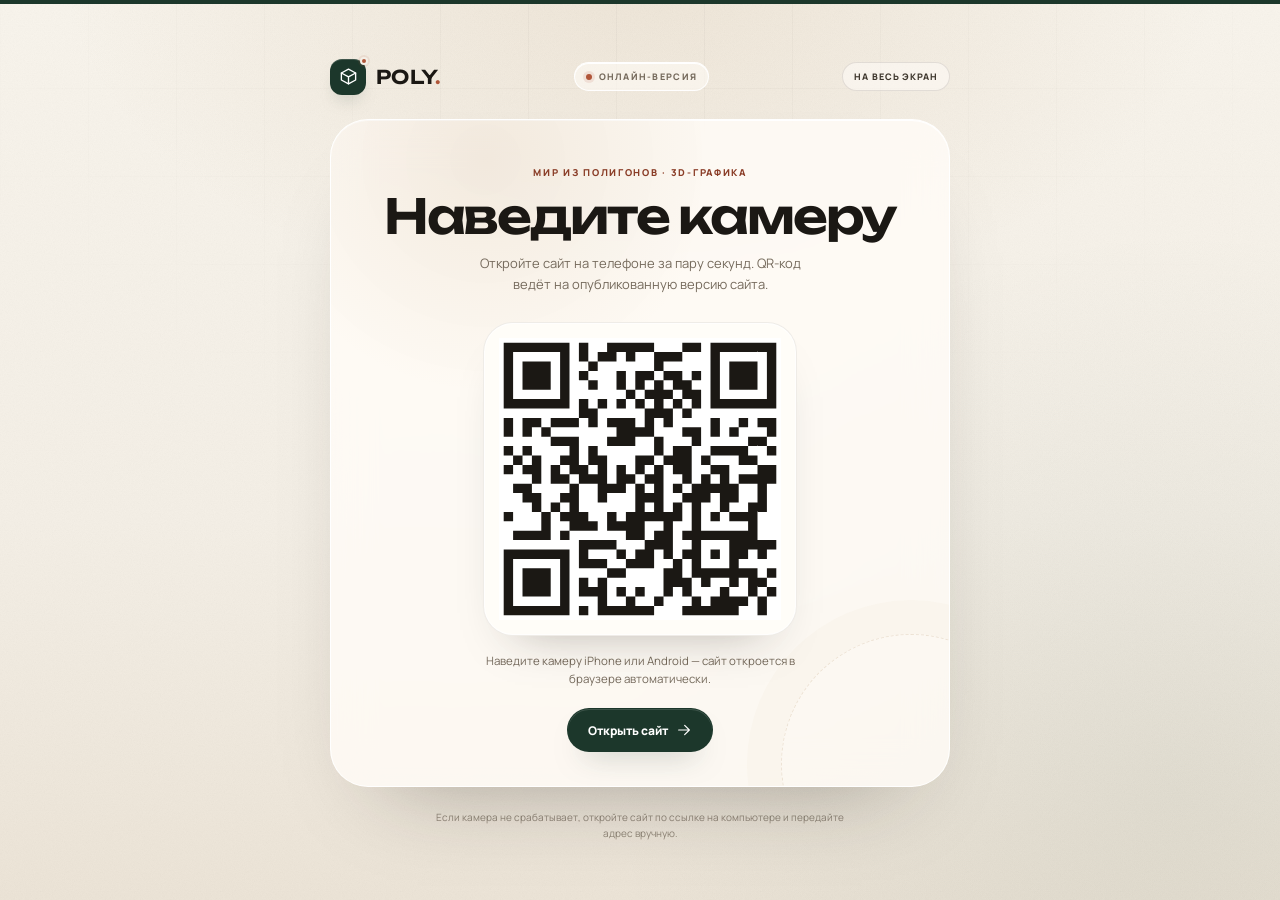
<file: qr.html>
<!DOCTYPE html>
<html lang="ru">
<head>
  <meta charset="utf-8">
  <meta name="viewport" content="width=device-width, initial-scale=1.0">
  <meta name="robots" content="noindex, nofollow">
  <title>QR для гостей — POLY</title>
  <link rel="icon" href="assets/favicon.svg" type="image/svg+xml">
  <link rel="stylesheet" href="fonts/fonts.css">
  <style>
    :root {
      --ink: #1b1814;
      --ink-soft: #3d362c;
      --muted: #756a5c;
      --paper: #f4efe6;
      --orange: #b05639;
      --orange-deep: #8a3d27;
      --orange-soft: #d49a83;
      --teal: #2a4c3c;
      --teal-deep: #1c372b;
      --teal-soft: #93ab9b;
      --brass: #a67c47;
      --brass-soft: #d3b98f;
      --font-display: 'Unbounded', 'Segoe UI', Arial, sans-serif;
      --font-body: 'Manrope', 'Segoe UI', Arial, sans-serif;
      --ease-out: cubic-bezier(0.23, 1, 0.32, 1);
    }

    *,
    *::before,
    *::after {
      box-sizing: border-box;
    }

    html {
      -webkit-text-size-adjust: 100%;
    }

    body {
      min-height: 100svh;
      margin: 0;
      display: grid;
      place-items: center;
      padding: 30px 20px;
      overflow-x: hidden;
      font-family: var(--font-body);
      color: var(--ink);
      background:
        radial-gradient(ellipse 65% 55% at 50% -4%, rgba(166, 124, 71, 0.13), transparent 70%),
        radial-gradient(circle at 92% 88%, rgba(42, 76, 60, 0.07), transparent 40%),
        linear-gradient(180deg, #f8f4ec 0%, #f4efe6 58%, #ece4d7 100%);
    }

    body::before {
      content: "";
      position: fixed;
      inset: 0;
      background-image:
        linear-gradient(rgba(27, 24, 20, 0.028) 1px, transparent 1px),
        linear-gradient(90deg, rgba(27, 24, 20, 0.028) 1px, transparent 1px);
      background-size: 88px 88px;
      -webkit-mask-image: radial-gradient(ellipse 80% 70% at 50% 0%, #000 8%, transparent 75%);
      mask-image: radial-gradient(ellipse 80% 70% at 50% 0%, #000 8%, transparent 75%);
      pointer-events: none;
    }

    body::after {
      content: "";
      position: fixed;
      inset: 0;
      background-image: url("data:image/svg+xml,%3Csvg xmlns='http://www.w3.org/2000/svg' width='180' height='180'%3E%3Cfilter id='n'%3E%3CfeTurbulence type='fractalNoise' baseFrequency='.9' numOctaves='2' stitchTiles='stitch'/%3E%3CfeColorMatrix type='saturate' values='0'/%3E%3C/filter%3E%3Crect width='180' height='180' filter='url(%23n)' opacity='.22'/%3E%3C/svg%3E");
      background-size: 180px 180px;
      opacity: 0.28;
      mix-blend-mode: multiply;
      pointer-events: none;
    }

    .qr-topline {
      position: fixed;
      top: 0;
      left: 0;
      right: 0;
      height: 4px;
      background: var(--teal-deep);
      z-index: 3;
    }

    .qr-page {
      position: relative;
      z-index: 2;
      width: min(620px, 100%);
      margin: auto;
    }

    .qr-head {
      display: flex;
      align-items: center;
      justify-content: space-between;
      gap: 16px;
      margin-bottom: 24px;
    }

    .qr-brand {
      display: inline-flex;
      align-items: center;
      gap: 10px;
      font-family: var(--font-display);
      font-weight: 600;
      font-size: 19px;
      letter-spacing: 0.015em;
      color: var(--ink);
      text-decoration: none;
    }

    .qr-mark {
      position: relative;
      display: grid;
      place-items: center;
      width: 36px;
      height: 36px;
      border-radius: 12px;
      color: #fff;
      background: var(--teal-deep);
      box-shadow: 0 10px 20px -12px rgba(28, 55, 43, 0.65), inset 0 1px 0 rgba(255, 255, 255, 0.16);
    }

    .qr-mark::after {
      content: "";
      position: absolute;
      top: -2px;
      right: -2px;
      width: 8px;
      height: 8px;
      border: 2px solid var(--paper);
      border-radius: 50%;
      background: var(--orange);
      box-shadow: 0 0 0 2px rgba(176, 86, 57, 0.1);
    }

    .qr-mark svg {
      width: 19px;
      height: 19px;
      fill: none;
      stroke: currentColor;
      stroke-width: 1.7;
      stroke-linecap: round;
      stroke-linejoin: round;
    }

    .qr-brand-text span {
      color: var(--orange);
    }

    .qr-badge {
      display: inline-flex;
      align-items: center;
      gap: 7px;
      padding: 7px 11px;
      border: 1px solid rgba(255, 255, 255, 0.9);
      border-radius: 999px;
      background: rgba(255, 252, 247, 0.58);
      box-shadow: inset 0 1px 0 #fff, 0 10px 24px -22px rgba(32, 27, 21, 0.26);
      font-size: 9px;
      font-weight: 800;
      letter-spacing: 0.14em;
      text-transform: uppercase;
      color: var(--muted);
    }

    .qr-badge i {
      width: 6px;
      height: 6px;
      border-radius: 50%;
      background: var(--orange);
      box-shadow: 0 0 0 3px rgba(176, 86, 57, 0.12);
    }

    .qr-fullscreen {
      padding: 7px 11px;
      border: 1px solid rgba(28, 18, 11, 0.1);
      border-radius: 999px;
      background: rgba(255, 252, 247, 0.55);
      color: var(--ink-soft);
      font-family: inherit;
      font-size: 9px;
      font-weight: 800;
      letter-spacing: 0.1em;
      text-transform: uppercase;
      cursor: pointer;
      transition: background-color 180ms ease, color 180ms ease;
    }

    .qr-fullscreen:hover {
      background: #fff;
      color: var(--ink);
    }

    .qr-fullscreen[hidden] {
      display: none;
    }

    .qr-card {
      position: relative;
      overflow: hidden;
      padding: clamp(28px, 5vw, 46px) clamp(20px, 5vw, 46px) clamp(24px, 4vw, 34px);
      border: 1px solid rgba(255, 255, 255, 0.96);
      border-radius: 38px;
      background: rgba(255, 252, 247, 0.84);
      box-shadow:
        0 46px 90px -56px rgba(32, 27, 21, 0.4),
        inset 0 1px 0 #fff;
      -webkit-backdrop-filter: blur(20px) saturate(1.2);
      backdrop-filter: blur(20px) saturate(1.2);
      text-align: center;
      isolation: isolate;
    }

    .qr-card::before {
      content: "";
      position: absolute;
      top: -34%;
      left: -10%;
      z-index: -1;
      width: 70%;
      height: 80%;
      border-radius: 50%;
      background: radial-gradient(circle, rgba(166, 124, 71, 0.13), transparent 68%);
      pointer-events: none;
    }

    .qr-card::after {
      content: "";
      position: absolute;
      right: -92px;
      bottom: -108px;
      z-index: -1;
      width: 260px;
      height: 260px;
      border: 1px dashed rgba(166, 124, 71, 0.18);
      border-radius: 50%;
      box-shadow: 0 0 0 34px rgba(166, 124, 71, 0.022);
      pointer-events: none;
    }

    .qr-kicker {
      margin: 0 0 13px;
      font-size: 9.5px;
      font-weight: 800;
      letter-spacing: 0.18em;
      text-transform: uppercase;
      color: var(--orange-deep);
    }

    .qr-title {
      margin: 0;
      font-family: var(--font-display);
      font-size: clamp(2rem, 5.6vw, 3rem);
      font-weight: 600;
      line-height: 1.02;
      letter-spacing: -0.045em;
      color: var(--ink);
    }

    .qr-lead {
      max-width: 360px;
      margin: 12px auto 0;
      font-size: 13px;
      line-height: 1.65;
      color: var(--muted);
    }

    .qr-frame {
      position: relative;
      width: min(314px, 76vw);
      aspect-ratio: 1;
      margin: 26px auto 16px;
      padding: 15px;
      border: 1px solid rgba(28, 18, 11, 0.07);
      border-radius: 30px;
      background: #fffdf8;
      box-shadow:
        0 26px 48px -32px rgba(32, 27, 21, 0.34),
        inset 0 0 0 1px rgba(255, 255, 255, 0.8);
    }

    .qr-frame svg {
      width: 100%;
      height: 100%;
      display: block;
      color: var(--ink);
    }

    .qr-wait {
      display: grid;
      place-items: center;
      gap: 10px;
      height: 100%;
      font-size: 12px;
      line-height: 1.5;
      color: var(--muted);
    }

    .qr-spinner {
      width: 24px;
      height: 24px;
      border: 2px solid rgba(176, 86, 57, 0.16);
      border-top-color: var(--orange);
      border-radius: 50%;
      animation: qrSpin 0.9s linear infinite;
    }

    .qr-error {
      display: grid;
      place-items: center;
      height: 100%;
      padding: 10px;
      font-size: 12px;
      line-height: 1.55;
      color: var(--orange-deep);
    }

    .qr-note {
      max-width: 340px;
      margin: 0 auto;
      font-size: 11.5px;
      line-height: 1.6;
      color: var(--muted);
    }

    .qr-actions {
      display: flex;
      flex-wrap: wrap;
      justify-content: center;
      gap: 9px;
      margin-top: 20px;
    }

    .qr-open {
      display: inline-flex;
      align-items: center;
      justify-content: center;
      gap: 8px;
      min-height: 44px;
      padding: 0 20px;
      border: 1px solid transparent;
      border-radius: 999px;
      color: #fff;
      background: var(--teal-deep);
      box-shadow: 0 16px 30px -18px rgba(28, 55, 43, 0.55), inset 0 1px 0 rgba(255, 255, 255, 0.14);
      font-size: 12px;
      font-weight: 800;
      text-decoration: none;
      transition: transform 160ms var(--ease-out), box-shadow 200ms ease;
    }

    .qr-open svg {
      width: 16px;
      height: 16px;
      fill: none;
      stroke: currentColor;
      stroke-width: 1.8;
      stroke-linecap: round;
      stroke-linejoin: round;
    }

    .qr-open:hover {
      transform: translateY(-1px);
      box-shadow: 0 20px 36px -18px rgba(28, 55, 43, 0.65), inset 0 1px 0 rgba(255, 255, 255, 0.14);
    }

    .qr-open:active {
      transform: scale(0.98);
    }

    .qr-foot {
      max-width: 430px;
      margin: 22px auto 0;
      font-size: 10px;
      line-height: 1.6;
      text-align: center;
      color: rgba(117, 106, 92, 0.78);
    }

    @keyframes qrSpin {
      to { transform: rotate(360deg); }
    }

    @media (max-width: 520px) {
      body {
        padding: 22px 14px;
      }

      .qr-head {
        margin-bottom: 18px;
      }

      .qr-badge {
        display: none;
      }

      .qr-card {
        border-radius: 30px;
      }

      .qr-frame {
        width: min(280px, 78vw);
        padding: 12px;
        border-radius: 24px;
      }

      .qr-title {
        font-size: clamp(1.85rem, 8.6vw, 2.4rem);
      }

      .qr-lead {
        font-size: 12.5px;
      }

      .qr-foot {
        margin-top: 18px;
      }
    }

    @media (prefers-reduced-motion: reduce) {
      .qr-spinner {
        animation: none;
      }

      .qr-open {
        transition: none;
      }
    }
  </style>
  <link rel="stylesheet" href="css/site-ui.css">
</head>
<body>
  <span class="qr-topline" aria-hidden="true"></span>

  <main class="qr-page">
    <header class="qr-head">
      <a class="qr-brand" href="index.html" aria-label="POLY — на главную">
        <span class="qr-mark" aria-hidden="true">
          <svg viewBox="0 0 24 24"><path d="M12 2.8 21 7.6v8.8L12 21.2 3 16.4V7.6l9-4.8Z"/><path d="m3 7.6 9 4.9 9-4.9M12 12.5v8.7"/></svg>
        </span>
        <span class="qr-brand-text">POLY<span>.</span></span>
      </a>

      <span class="qr-badge"><i aria-hidden="true"></i><span id="qr-badge-label">Локальная сеть</span></span>
      <button class="qr-fullscreen" id="qr-fullscreen" type="button" hidden>На весь экран</button>
    </header>

    <section class="qr-card" aria-labelledby="qr-title">
      <p class="qr-kicker">Мир из полигонов · 3D-графика</p>
      <h1 class="qr-title" id="qr-title">Наведите камеру</h1>
      <p class="qr-lead" id="qr-lead">Откройте сайт на телефоне за пару секунд. Интернет не нужен — только общая Wi-Fi сеть.</p>

      <div class="qr-frame" id="qr-frame" role="img" aria-label="QR-код для открытия сайта на телефоне">
        <div class="qr-wait" id="qr-wait">
          <span class="qr-spinner" aria-hidden="true"></span>
          <span>Готовим QR…</span>
        </div>
      </div>

      <p class="qr-note" id="qr-note">Наведите камеру iPhone или Android — сайт откроется в браузере автоматически.</p>

      <div class="qr-actions">
        <a class="qr-open" href="index.html">
          Открыть сайт
          <svg viewBox="0 0 24 24" aria-hidden="true"><path d="M4 12h16M13 5l7 7-7 7"/></svg>
        </a>
      </div>
    </section>

    <p class="qr-foot" id="qr-foot">Если камера не срабатывает, проверьте, что телефон подключён к той же Wi-Fi сети, и попробуйте ещё раз.</p>
  </main>

  <script src="js/site-ui.js"></script>
  <script src="js/cursor.js"></script>
  <script src="vendor/qrcode.js"></script>
  <script src="js/qr.js"></script>
</body>
</html>
</file>
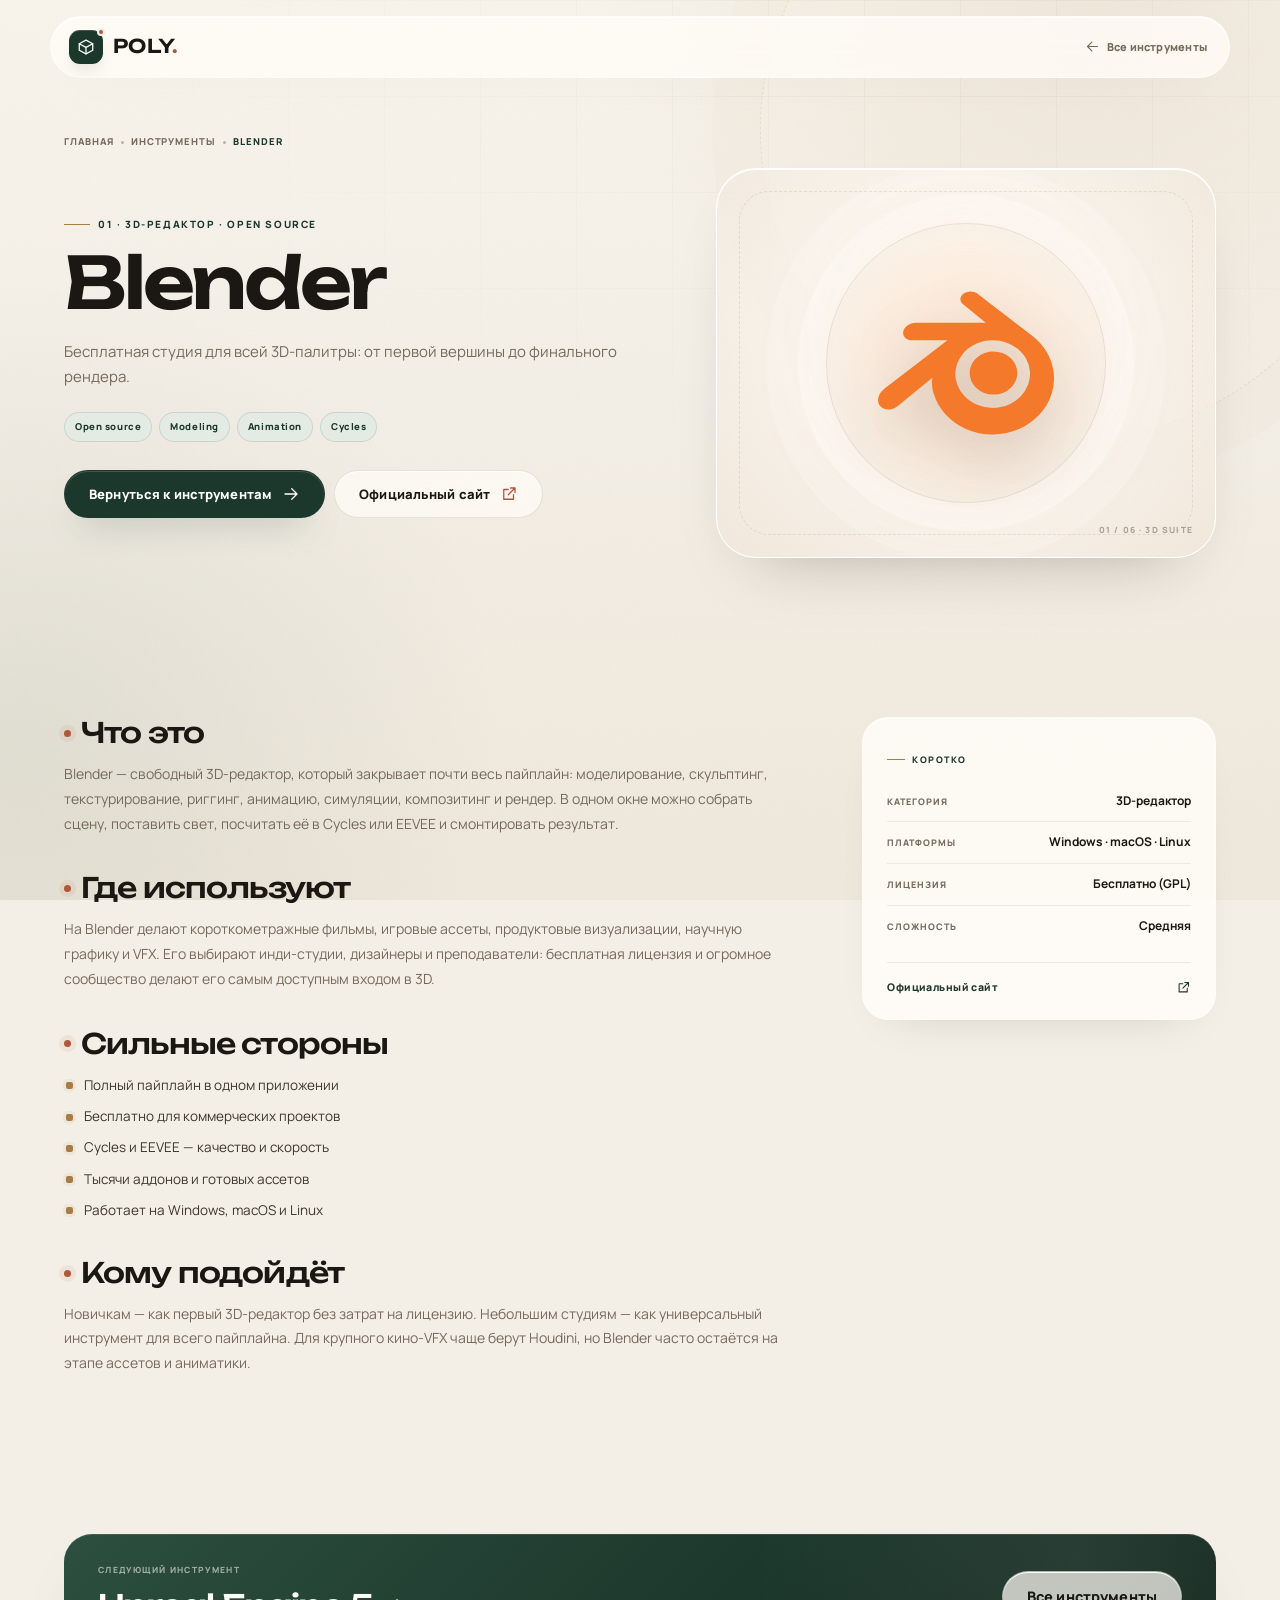
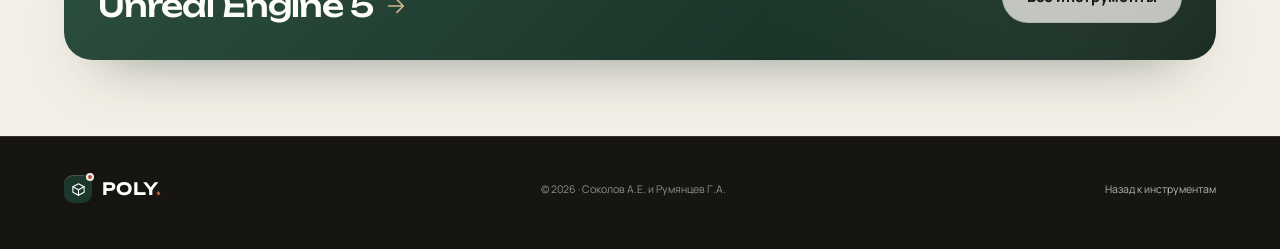
<file: tool-blender.html>
<!DOCTYPE html>
<html lang="ru">
<head>
  <meta charset="utf-8">
  <meta name="viewport" content="width=device-width, initial-scale=1.0">
  <meta name="theme-color" content="#fffaf5">
  <meta name="author" content="Арсений Соколов">
  <meta name="description" content="Blender: бесплатный 3D-редактор для моделирования, анимации, симуляций и рендера. Разбор инструмента, сильные стороны и применение.">
  <title>Blender — 3D-редактор для всего пайплайна | POLY</title>
  <link rel="icon" href="assets/favicon.svg" type="image/svg+xml">
  <link rel="stylesheet" href="fonts/fonts.css">
  <link rel="stylesheet" href="css/styles.css">
  <link rel="stylesheet" href="css/editorial.css">
  <link rel="stylesheet" href="css/site-ui.css">
</head>
<body>
  <svg class="svg-sprite" aria-hidden="true" width="0" height="0">
    <symbol id="i-cube" viewBox="0 0 24 24">
      <path d="M12 2.8 21 7.6v8.8L12 21.2 3 16.4V7.6l9-4.8Z"/>
      <path d="m3 7.6 9 4.9 9-4.9M12 12.5v8.7"/>
    </symbol>
    <symbol id="i-arrow-right" viewBox="0 0 24 24"><path d="M4 12h16M13 5l7 7-7 7"/></symbol>
    <symbol id="i-external" viewBox="0 0 24 24"><path d="M14 4h6v6M20 4l-9 9"/><path d="M18 13v6H5V6h6"/></symbol>
    <symbol id="i-eye" viewBox="0 0 24 24">
      <path d="M2 12s3.5-6 10-6 10 6 10 6-3.5 6-10 6S2 12 2 12Z"/>
      <circle cx="12" cy="12" r="2.6"/>
    </symbol>
  </svg>
  <div class="page-bg" aria-hidden="true"></div>

  <header class="sub-header">
    <div class="sub-header-inner">
      <a class="brand" href="index.html" aria-label="POLY — на главную">
        <span class="brand-mark" aria-hidden="true"><svg class="icon"><use href="#i-cube"></use></svg></span>
        <span class="brand-text">POLY<span>.</span></span>
      </a>
      <a class="sub-back" href="index.html#tools">
        <svg class="icon" aria-hidden="true"><use href="#i-arrow-right"></use></svg>
        Все инструменты
      </a>
    </div>
  </header>

  <main class="program-page">
    <section class="program-hero" style="--tool: #F5792A;">
      <div class="container">
        <nav class="program-crumbs" aria-label="Хлебные крошки">
          <a href="index.html">Главная</a>
          <i aria-hidden="true"></i>
          <a href="index.html#tools">Инструменты</a>
          <i aria-hidden="true"></i>
          <span>Blender</span>
        </nav>

        <div class="program-hero-grid">
          <div>
            <p class="program-kicker">01 · 3D-редактор · open source</p>
            <h1 class="program-title">Blender</h1>
            <p class="program-lead">Бесплатная студия для всей 3D-палитры: от первой вершины до финального рендера.</p>
            <div class="program-tags"><span>Open source</span><span>Modeling</span><span>Animation</span><span>Cycles</span></div>
            <div class="program-actions">
              <a class="btn btn-primary" href="index.html#tools">
                Вернуться к инструментам
                <svg class="icon" aria-hidden="true"><use href="#i-arrow-right"></use></svg>
              </a>
              <a class="btn btn-glass" href="https://www.blender.org/" target="_blank" rel="noopener">
                Официальный сайт
                <svg class="icon" aria-hidden="true"><use href="#i-external"></use></svg>
              </a>
            </div>
          </div>

          <div class="program-mark" aria-hidden="true">
            <span class="program-orb"></span>
            <img src="assets/tools/blender.svg" alt="" width="176" height="176">
            <span class="program-mark-caption">01 / 06 · 3D SUITE</span>
          </div>
        </div>
      </div>
    </section>

    <section class="section program-body">
      <div class="container program-grid">
        <div class="program-main">
          <h2>Что это</h2>
          <p>Blender — свободный 3D-редактор, который закрывает почти весь пайплайн: моделирование, скульптинг, текстурирование, риггинг, анимацию, симуляции, композитинг и рендер. В одном окне можно собрать сцену, поставить свет, посчитать её в Cycles или EEVEE и смонтировать результат.</p>

          <h2>Где используют</h2>
          <p>На Blender делают короткометражные фильмы, игровые ассеты, продуктовые визуализации, научную графику и VFX. Его выбирают инди-студии, дизайнеры и преподаватели: бесплатная лицензия и огромное сообщество делают его самым доступным входом в 3D.</p>

          <h2>Сильные стороны</h2>
          <ul class="program-list">
            <li>Полный пайплайн в одном приложении</li>
            <li>Бесплатно для коммерческих проектов</li>
            <li>Cycles и EEVEE — качество и скорость</li>
            <li>Тысячи аддонов и готовых ассетов</li>
            <li>Работает на Windows, macOS и Linux</li>
          </ul>

          <h2>Кому подойдёт</h2>
          <p>Новичкам — как первый 3D-редактор без затрат на лицензию. Небольшим студиям — как универсальный инструмент для всего пайплайна. Для крупного кино-VFX чаще берут Houdini, но Blender часто остаётся на этапе ассетов и аниматики.</p>
        </div>

        <aside class="program-facts glass">
          <span class="fact-eyebrow">Коротко</span>
          <dl>
            <div><dt>Категория</dt><dd>3D-редактор</dd></div>
            <div><dt>Платформы</dt><dd>Windows · macOS · Linux</dd></div>
            <div><dt>Лицензия</dt><dd>Бесплатно (GPL)</dd></div>
            <div><dt>Сложность</dt><dd>Средняя</dd></div>
          </dl>
          <a class="fact-link" href="https://www.blender.org/" target="_blank" rel="noopener">
            Официальный сайт
            <svg class="icon" aria-hidden="true"><use href="#i-external"></use></svg>
          </a>
        </aside>
      </div>
    </section>

    <section class="program-next">
      <div class="container">
        <div class="program-next-inner">
          <div>
            <span class="program-next-label">Следующий инструмент</span>
            <a class="program-next-link" href="tool-unreal.html">Unreal Engine 5 <svg class="icon" aria-hidden="true"><use href="#i-arrow-right"></use></svg></a>
          </div>
          <a class="btn btn-glass" href="index.html#tools">Все инструменты</a>
        </div>
      </div>
    </section>
  </main>

  <footer class="program-footer">
    <div class="container program-footer-inner">
      <a class="brand" href="index.html" aria-label="POLY — на главную">
        <span class="brand-mark" aria-hidden="true"><svg class="icon"><use href="#i-cube"></use></svg></span>
        <span class="brand-text">POLY<span>.</span></span>
      </a>
      <span>© 2026 · Соколов А.Е. и Румянцев Г.А.</span>
      <span class="visit-counter" data-visit-counter hidden>
        <svg class="icon" aria-hidden="true"><use href="#i-eye"></use></svg>
        Посетителей: <strong data-visit-count>—</strong>
      </span>
      <a href="index.html#tools">Назад к инструментам</a>
    </div>
  </footer>

  <script src="js/site-ui.js"></script>
  <script src="js/cursor.js"></script>
  <script src="js/visits.js"></script>
</body>
</html>
</file>
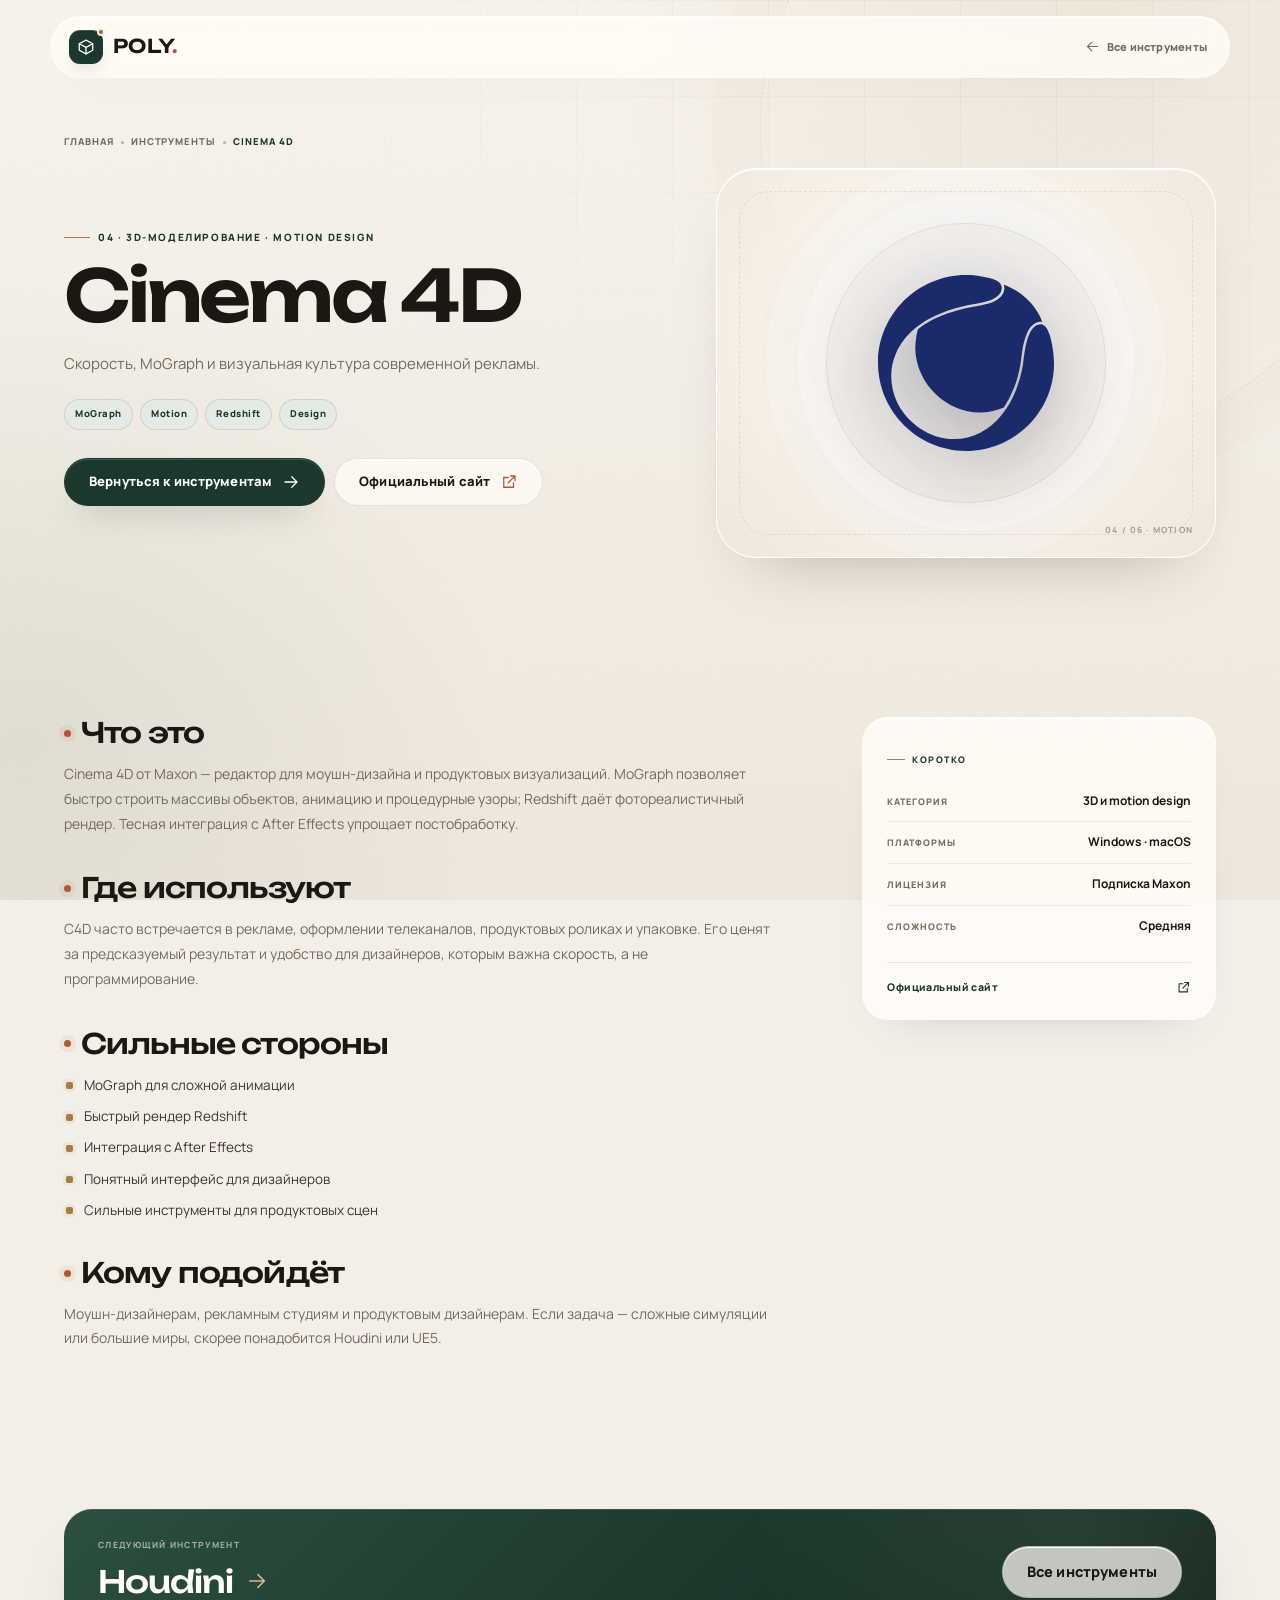
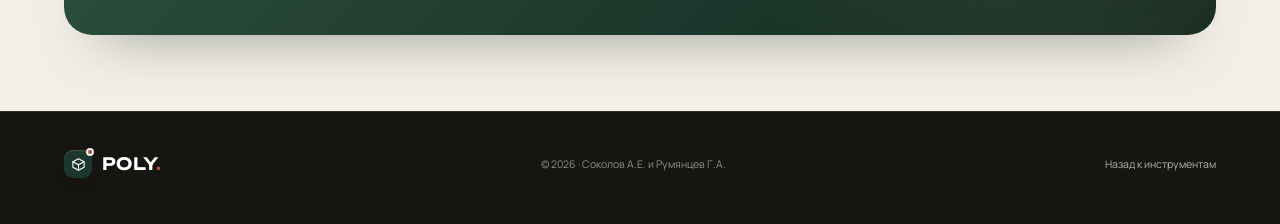
<file: tool-cinema4d.html>
<!DOCTYPE html>
<html lang="ru">
<head>
  <meta charset="utf-8">
  <meta name="viewport" content="width=device-width, initial-scale=1.0">
  <meta name="theme-color" content="#fffaf5">
  <meta name="author" content="Арсений Соколов">
  <meta name="description" content="Cinema 4D от Maxon: MoGraph, анимация, Redshift и интеграция с After Effects. Для чего используют и кому подойдёт.">
  <title>Cinema 4D — моушн-дизайн и визуализация | POLY</title>
  <link rel="icon" href="assets/favicon.svg" type="image/svg+xml">
  <link rel="stylesheet" href="fonts/fonts.css">
  <link rel="stylesheet" href="css/styles.css">
  <link rel="stylesheet" href="css/editorial.css">
  <link rel="stylesheet" href="css/site-ui.css">
</head>
<body>
  <svg class="svg-sprite" aria-hidden="true" width="0" height="0">
    <symbol id="i-cube" viewBox="0 0 24 24">
      <path d="M12 2.8 21 7.6v8.8L12 21.2 3 16.4V7.6l9-4.8Z"/>
      <path d="m3 7.6 9 4.9 9-4.9M12 12.5v8.7"/>
    </symbol>
    <symbol id="i-arrow-right" viewBox="0 0 24 24"><path d="M4 12h16M13 5l7 7-7 7"/></symbol>
    <symbol id="i-external" viewBox="0 0 24 24"><path d="M14 4h6v6M20 4l-9 9"/><path d="M18 13v6H5V6h6"/></symbol>
    <symbol id="i-eye" viewBox="0 0 24 24">
      <path d="M2 12s3.5-6 10-6 10 6 10 6-3.5 6-10 6S2 12 2 12Z"/>
      <circle cx="12" cy="12" r="2.6"/>
    </symbol>
  </svg>
  <div class="page-bg" aria-hidden="true"></div>

  <header class="sub-header">
    <div class="sub-header-inner">
      <a class="brand" href="index.html" aria-label="POLY — на главную">
        <span class="brand-mark" aria-hidden="true"><svg class="icon"><use href="#i-cube"></use></svg></span>
        <span class="brand-text">POLY<span>.</span></span>
      </a>
      <a class="sub-back" href="index.html#tools">
        <svg class="icon" aria-hidden="true"><use href="#i-arrow-right"></use></svg>
        Все инструменты
      </a>
    </div>
  </header>

  <main class="program-page">
    <section class="program-hero" style="--tool: #1B2A6B;">
      <div class="container">
        <nav class="program-crumbs" aria-label="Хлебные крошки">
          <a href="index.html">Главная</a>
          <i aria-hidden="true"></i>
          <a href="index.html#tools">Инструменты</a>
          <i aria-hidden="true"></i>
          <span>Cinema 4D</span>
        </nav>

        <div class="program-hero-grid">
          <div>
            <p class="program-kicker">04 · 3D-моделирование · motion design</p>
            <h1 class="program-title">Cinema 4D</h1>
            <p class="program-lead">Скорость, MoGraph и визуальная культура современной рекламы.</p>
            <div class="program-tags"><span>MoGraph</span><span>Motion</span><span>Redshift</span><span>Design</span></div>
            <div class="program-actions">
              <a class="btn btn-primary" href="index.html#tools">
                Вернуться к инструментам
                <svg class="icon" aria-hidden="true"><use href="#i-arrow-right"></use></svg>
              </a>
              <a class="btn btn-glass" href="https://www.maxon.net/" target="_blank" rel="noopener">
                Официальный сайт
                <svg class="icon" aria-hidden="true"><use href="#i-external"></use></svg>
              </a>
            </div>
          </div>

          <div class="program-mark" aria-hidden="true">
            <span class="program-orb"></span>
            <img src="assets/tools/cinema4d.svg" alt="" width="176" height="176">
            <span class="program-mark-caption">04 / 06 · MOTION</span>
          </div>
        </div>
      </div>
    </section>

    <section class="section program-body">
      <div class="container program-grid">
        <div class="program-main">
          <h2>Что это</h2>
          <p>Cinema 4D от Maxon — редактор для моушн-дизайна и продуктовых визуализаций. MoGraph позволяет быстро строить массивы объектов, анимацию и процедурные узоры; Redshift даёт фотореалистичный рендер. Тесная интеграция с After Effects упрощает постобработку.</p>

          <h2>Где используют</h2>
          <p>C4D часто встречается в рекламе, оформлении телеканалов, продуктовых роликах и упаковке. Его ценят за предсказуемый результат и удобство для дизайнеров, которым важна скорость, а не программирование.</p>

          <h2>Сильные стороны</h2>
          <ul class="program-list">
            <li>MoGraph для сложной анимации</li>
            <li>Быстрый рендер Redshift</li>
            <li>Интеграция с After Effects</li>
            <li>Понятный интерфейс для дизайнеров</li>
            <li>Сильные инструменты для продуктовых сцен</li>
          </ul>

          <h2>Кому подойдёт</h2>
          <p>Моушн-дизайнерам, рекламным студиям и продуктовым дизайнерам. Если задача — сложные симуляции или большие миры, скорее понадобится Houdini или UE5.</p>
        </div>

        <aside class="program-facts glass">
          <span class="fact-eyebrow">Коротко</span>
          <dl>
            <div><dt>Категория</dt><dd>3D и motion design</dd></div>
            <div><dt>Платформы</dt><dd>Windows · macOS</dd></div>
            <div><dt>Лицензия</dt><dd>Подписка Maxon</dd></div>
            <div><dt>Сложность</dt><dd>Средняя</dd></div>
          </dl>
          <a class="fact-link" href="https://www.maxon.net/" target="_blank" rel="noopener">
            Официальный сайт
            <svg class="icon" aria-hidden="true"><use href="#i-external"></use></svg>
          </a>
        </aside>
      </div>
    </section>

    <section class="program-next">
      <div class="container">
        <div class="program-next-inner">
          <div>
            <span class="program-next-label">Следующий инструмент</span>
            <a class="program-next-link" href="tool-houdini.html">Houdini <svg class="icon" aria-hidden="true"><use href="#i-arrow-right"></use></svg></a>
          </div>
          <a class="btn btn-glass" href="index.html#tools">Все инструменты</a>
        </div>
      </div>
    </section>
  </main>

  <footer class="program-footer">
    <div class="container program-footer-inner">
      <a class="brand" href="index.html" aria-label="POLY — на главную">
        <span class="brand-mark" aria-hidden="true"><svg class="icon"><use href="#i-cube"></use></svg></span>
        <span class="brand-text">POLY<span>.</span></span>
      </a>
      <span>© 2026 · Соколов А.Е. и Румянцев Г.А.</span>
      <span class="visit-counter" data-visit-counter hidden>
        <svg class="icon" aria-hidden="true"><use href="#i-eye"></use></svg>
        Посетителей: <strong data-visit-count>—</strong>
      </span>
      <a href="index.html#tools">Назад к инструментам</a>
    </div>
  </footer>

  <script src="js/site-ui.js"></script>
  <script src="js/cursor.js"></script>
  <script src="js/visits.js"></script>
</body>
</html>
</file>
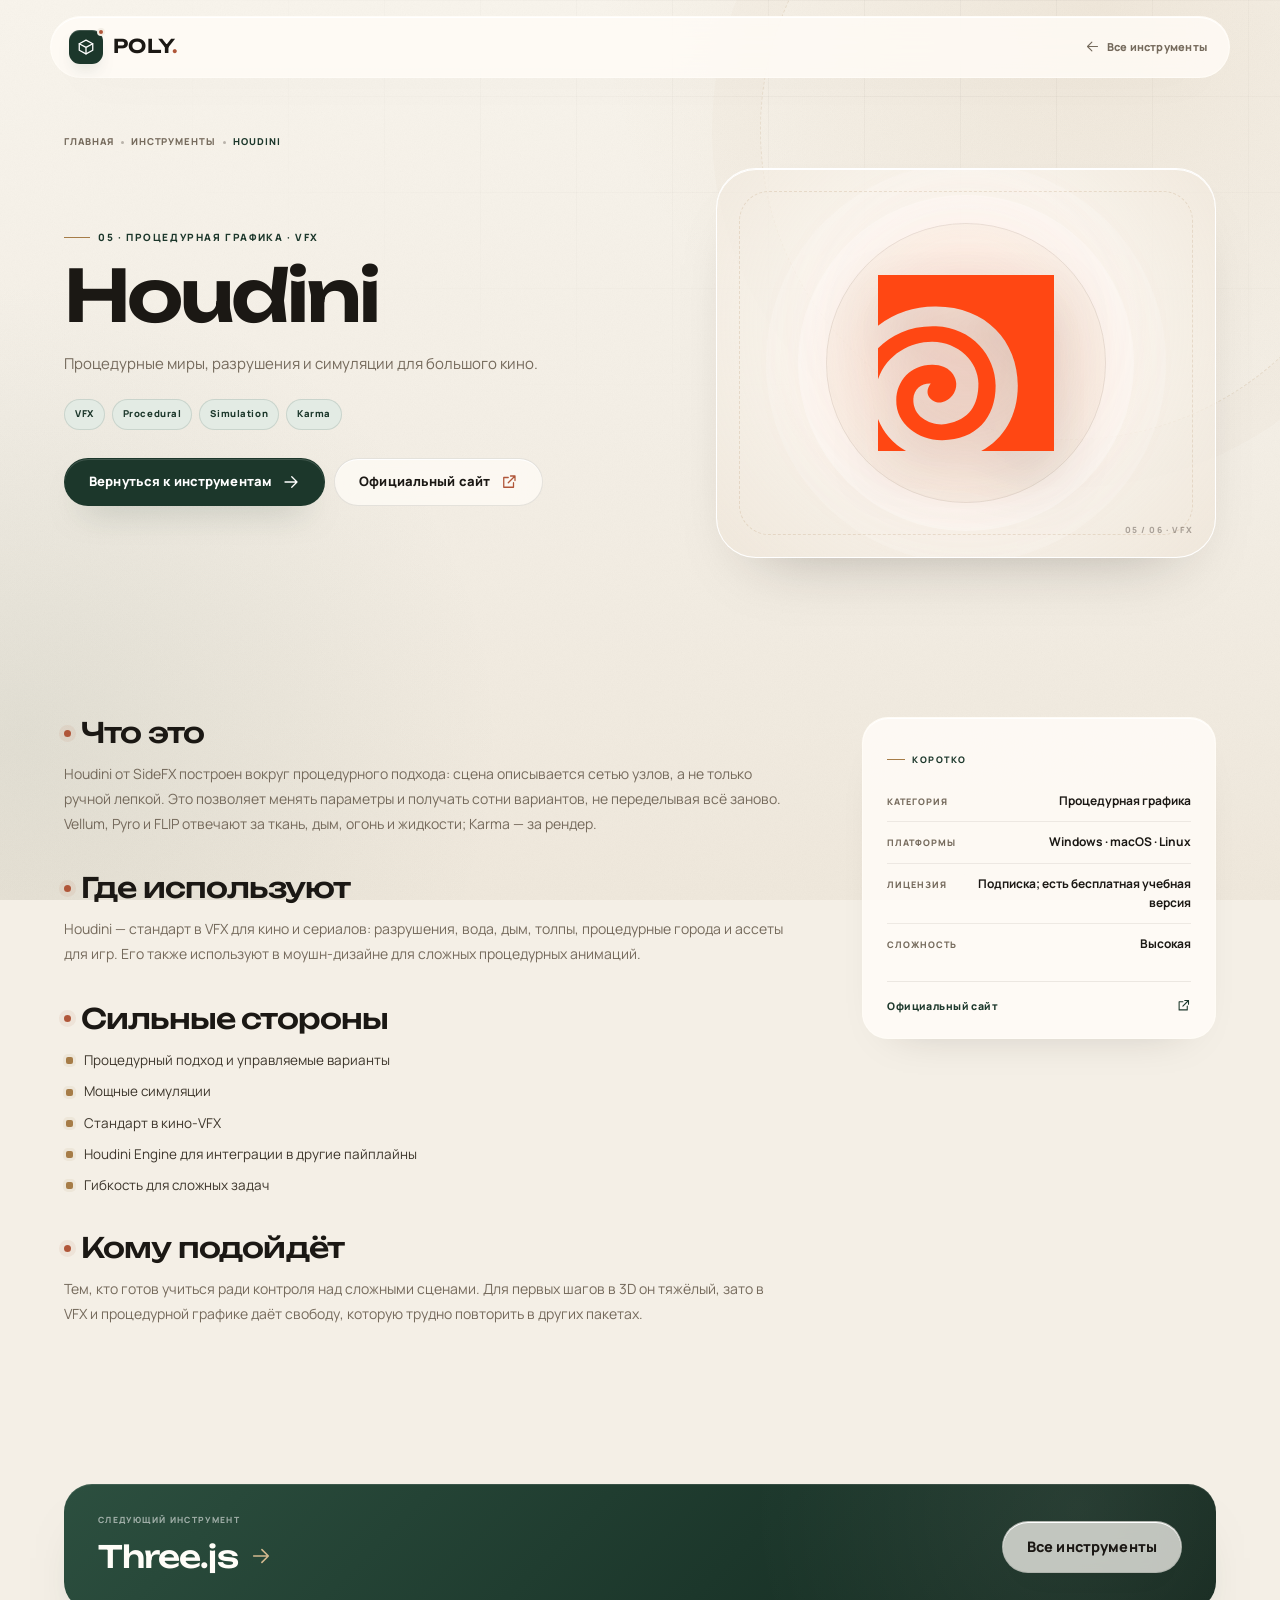
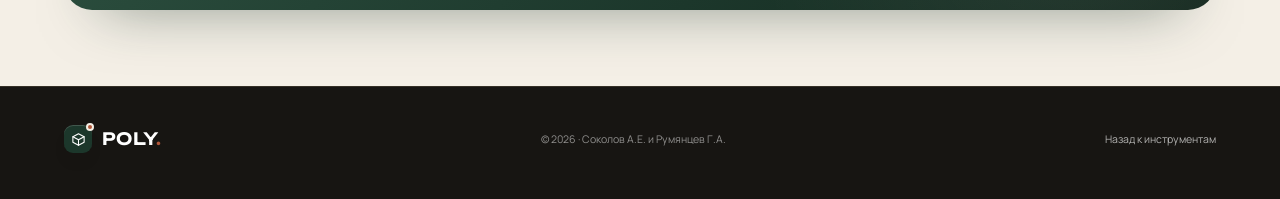
<file: tool-houdini.html>
<!DOCTYPE html>
<html lang="ru">
<head>
  <meta charset="utf-8">
  <meta name="viewport" content="width=device-width, initial-scale=1.0">
  <meta name="theme-color" content="#fffaf5">
  <meta name="author" content="Арсений Соколов">
  <meta name="description" content="Houdini от SideFX: процедурные сцены, симуляции, разрушения и VFX для кино. Разбор инструмента и его сильных сторон.">
  <title>Houdini — процедурная графика и VFX | POLY</title>
  <link rel="icon" href="assets/favicon.svg" type="image/svg+xml">
  <link rel="stylesheet" href="fonts/fonts.css">
  <link rel="stylesheet" href="css/styles.css">
  <link rel="stylesheet" href="css/editorial.css">
  <link rel="stylesheet" href="css/site-ui.css">
</head>
<body>
  <svg class="svg-sprite" aria-hidden="true" width="0" height="0">
    <symbol id="i-cube" viewBox="0 0 24 24">
      <path d="M12 2.8 21 7.6v8.8L12 21.2 3 16.4V7.6l9-4.8Z"/>
      <path d="m3 7.6 9 4.9 9-4.9M12 12.5v8.7"/>
    </symbol>
    <symbol id="i-arrow-right" viewBox="0 0 24 24"><path d="M4 12h16M13 5l7 7-7 7"/></symbol>
    <symbol id="i-external" viewBox="0 0 24 24"><path d="M14 4h6v6M20 4l-9 9"/><path d="M18 13v6H5V6h6"/></symbol>
    <symbol id="i-eye" viewBox="0 0 24 24">
      <path d="M2 12s3.5-6 10-6 10 6 10 6-3.5 6-10 6S2 12 2 12Z"/>
      <circle cx="12" cy="12" r="2.6"/>
    </symbol>
  </svg>
  <div class="page-bg" aria-hidden="true"></div>

  <header class="sub-header">
    <div class="sub-header-inner">
      <a class="brand" href="index.html" aria-label="POLY — на главную">
        <span class="brand-mark" aria-hidden="true"><svg class="icon"><use href="#i-cube"></use></svg></span>
        <span class="brand-text">POLY<span>.</span></span>
      </a>
      <a class="sub-back" href="index.html#tools">
        <svg class="icon" aria-hidden="true"><use href="#i-arrow-right"></use></svg>
        Все инструменты
      </a>
    </div>
  </header>

  <main class="program-page">
    <section class="program-hero" style="--tool: #FF4713;">
      <div class="container">
        <nav class="program-crumbs" aria-label="Хлебные крошки">
          <a href="index.html">Главная</a>
          <i aria-hidden="true"></i>
          <a href="index.html#tools">Инструменты</a>
          <i aria-hidden="true"></i>
          <span>Houdini</span>
        </nav>

        <div class="program-hero-grid">
          <div>
            <p class="program-kicker">05 · Процедурная графика · VFX</p>
            <h1 class="program-title">Houdini</h1>
            <p class="program-lead">Процедурные миры, разрушения и симуляции для большого кино.</p>
            <div class="program-tags"><span>VFX</span><span>Procedural</span><span>Simulation</span><span>Karma</span></div>
            <div class="program-actions">
              <a class="btn btn-primary" href="index.html#tools">
                Вернуться к инструментам
                <svg class="icon" aria-hidden="true"><use href="#i-arrow-right"></use></svg>
              </a>
              <a class="btn btn-glass" href="https://www.sidefx.com/" target="_blank" rel="noopener">
                Официальный сайт
                <svg class="icon" aria-hidden="true"><use href="#i-external"></use></svg>
              </a>
            </div>
          </div>

          <div class="program-mark" aria-hidden="true">
            <span class="program-orb"></span>
            <img src="assets/tools/houdini.svg" alt="" width="176" height="176">
            <span class="program-mark-caption">05 / 06 · VFX</span>
          </div>
        </div>
      </div>
    </section>

    <section class="section program-body">
      <div class="container program-grid">
        <div class="program-main">
          <h2>Что это</h2>
          <p>Houdini от SideFX построен вокруг процедурного подхода: сцена описывается сетью узлов, а не только ручной лепкой. Это позволяет менять параметры и получать сотни вариантов, не переделывая всё заново. Vellum, Pyro и FLIP отвечают за ткань, дым, огонь и жидкости; Karma — за рендер.</p>

          <h2>Где используют</h2>
          <p>Houdini — стандарт в VFX для кино и сериалов: разрушения, вода, дым, толпы, процедурные города и ассеты для игр. Его также используют в моушн-дизайне для сложных процедурных анимаций.</p>

          <h2>Сильные стороны</h2>
          <ul class="program-list">
            <li>Процедурный подход и управляемые варианты</li>
            <li>Мощные симуляции</li>
            <li>Стандарт в кино-VFX</li>
            <li>Houdini Engine для интеграции в другие пайплайны</li>
            <li>Гибкость для сложных задач</li>
          </ul>

          <h2>Кому подойдёт</h2>
          <p>Тем, кто готов учиться ради контроля над сложными сценами. Для первых шагов в 3D он тяжёлый, зато в VFX и процедурной графике даёт свободу, которую трудно повторить в других пакетах.</p>
        </div>

        <aside class="program-facts glass">
          <span class="fact-eyebrow">Коротко</span>
          <dl>
            <div><dt>Категория</dt><dd>Процедурная графика</dd></div>
            <div><dt>Платформы</dt><dd>Windows · macOS · Linux</dd></div>
            <div><dt>Лицензия</dt><dd>Подписка; есть бесплатная учебная версия</dd></div>
            <div><dt>Сложность</dt><dd>Высокая</dd></div>
          </dl>
          <a class="fact-link" href="https://www.sidefx.com/" target="_blank" rel="noopener">
            Официальный сайт
            <svg class="icon" aria-hidden="true"><use href="#i-external"></use></svg>
          </a>
        </aside>
      </div>
    </section>

    <section class="program-next">
      <div class="container">
        <div class="program-next-inner">
          <div>
            <span class="program-next-label">Следующий инструмент</span>
            <a class="program-next-link" href="tool-threejs.html">Three.js <svg class="icon" aria-hidden="true"><use href="#i-arrow-right"></use></svg></a>
          </div>
          <a class="btn btn-glass" href="index.html#tools">Все инструменты</a>
        </div>
      </div>
    </section>
  </main>

  <footer class="program-footer">
    <div class="container program-footer-inner">
      <a class="brand" href="index.html" aria-label="POLY — на главную">
        <span class="brand-mark" aria-hidden="true"><svg class="icon"><use href="#i-cube"></use></svg></span>
        <span class="brand-text">POLY<span>.</span></span>
      </a>
      <span>© 2026 · Соколов А.Е. и Румянцев Г.А.</span>
      <span class="visit-counter" data-visit-counter hidden>
        <svg class="icon" aria-hidden="true"><use href="#i-eye"></use></svg>
        Посетителей: <strong data-visit-count>—</strong>
      </span>
      <a href="index.html#tools">Назад к инструментам</a>
    </div>
  </footer>

  <script src="js/site-ui.js"></script>
  <script src="js/cursor.js"></script>
  <script src="js/visits.js"></script>
</body>
</html>
</file>
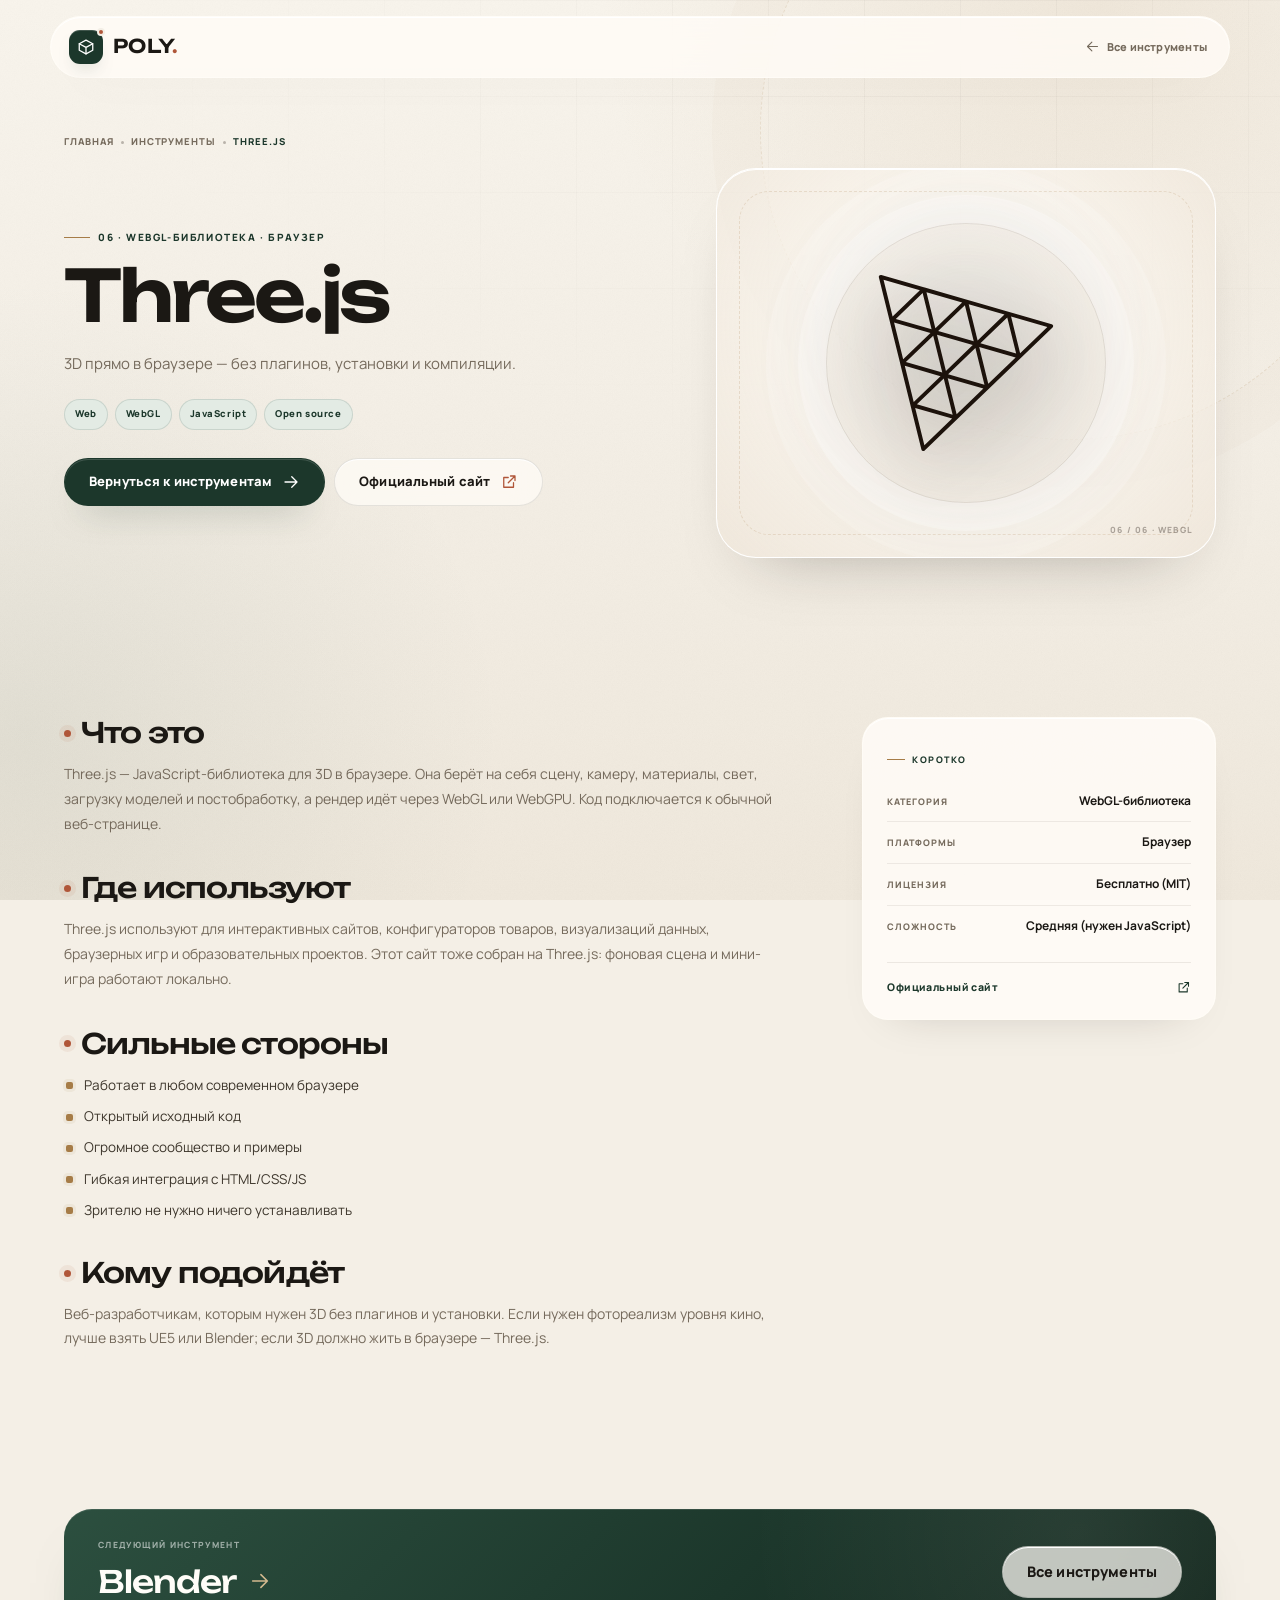
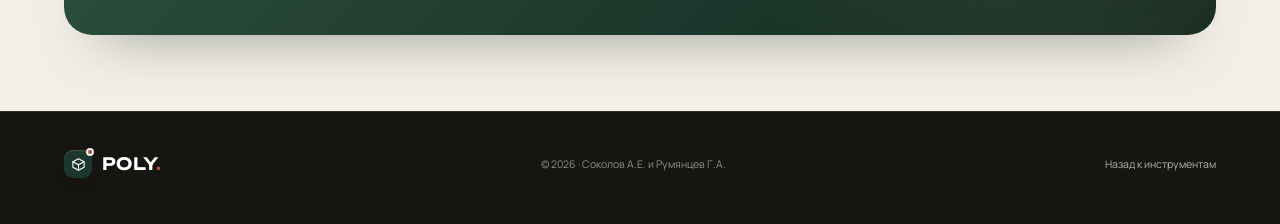
<file: tool-threejs.html>
<!DOCTYPE html>
<html lang="ru">
<head>
  <meta charset="utf-8">
  <meta name="viewport" content="width=device-width, initial-scale=1.0">
  <meta name="theme-color" content="#fffaf5">
  <meta name="author" content="Арсений Соколов">
  <meta name="description" content="Three.js: JavaScript-библиотека для 3D в браузере на WebGL и WebGPU. Как работает, где применяется и почему на ней собран этот сайт.">
  <title>Three.js — 3D прямо в браузере | POLY</title>
  <link rel="icon" href="assets/favicon.svg" type="image/svg+xml">
  <link rel="stylesheet" href="fonts/fonts.css">
  <link rel="stylesheet" href="css/styles.css">
  <link rel="stylesheet" href="css/editorial.css">
  <link rel="stylesheet" href="css/site-ui.css">
</head>
<body>
  <svg class="svg-sprite" aria-hidden="true" width="0" height="0">
    <symbol id="i-cube" viewBox="0 0 24 24">
      <path d="M12 2.8 21 7.6v8.8L12 21.2 3 16.4V7.6l9-4.8Z"/>
      <path d="m3 7.6 9 4.9 9-4.9M12 12.5v8.7"/>
    </symbol>
    <symbol id="i-arrow-right" viewBox="0 0 24 24"><path d="M4 12h16M13 5l7 7-7 7"/></symbol>
    <symbol id="i-external" viewBox="0 0 24 24"><path d="M14 4h6v6M20 4l-9 9"/><path d="M18 13v6H5V6h6"/></symbol>
    <symbol id="i-eye" viewBox="0 0 24 24">
      <path d="M2 12s3.5-6 10-6 10 6 10 6-3.5 6-10 6S2 12 2 12Z"/>
      <circle cx="12" cy="12" r="2.6"/>
    </symbol>
  </svg>
  <div class="page-bg" aria-hidden="true"></div>

  <header class="sub-header">
    <div class="sub-header-inner">
      <a class="brand" href="index.html" aria-label="POLY — на главную">
        <span class="brand-mark" aria-hidden="true"><svg class="icon"><use href="#i-cube"></use></svg></span>
        <span class="brand-text">POLY<span>.</span></span>
      </a>
      <a class="sub-back" href="index.html#tools">
        <svg class="icon" aria-hidden="true"><use href="#i-arrow-right"></use></svg>
        Все инструменты
      </a>
    </div>
  </header>

  <main class="program-page">
    <section class="program-hero" style="--tool: #1C120B;">
      <div class="container">
        <nav class="program-crumbs" aria-label="Хлебные крошки">
          <a href="index.html">Главная</a>
          <i aria-hidden="true"></i>
          <a href="index.html#tools">Инструменты</a>
          <i aria-hidden="true"></i>
          <span>Three.js</span>
        </nav>

        <div class="program-hero-grid">
          <div>
            <p class="program-kicker">06 · WebGL-библиотека · браузер</p>
            <h1 class="program-title">Three.js</h1>
            <p class="program-lead">3D прямо в браузере — без плагинов, установки и компиляции.</p>
            <div class="program-tags"><span>Web</span><span>WebGL</span><span>JavaScript</span><span>Open source</span></div>
            <div class="program-actions">
              <a class="btn btn-primary" href="index.html#tools">
                Вернуться к инструментам
                <svg class="icon" aria-hidden="true"><use href="#i-arrow-right"></use></svg>
              </a>
              <a class="btn btn-glass" href="https://threejs.org/" target="_blank" rel="noopener">
                Официальный сайт
                <svg class="icon" aria-hidden="true"><use href="#i-external"></use></svg>
              </a>
            </div>
          </div>

          <div class="program-mark" aria-hidden="true">
            <span class="program-orb"></span>
            <img src="assets/tools/threedotjs.svg" alt="" width="176" height="176">
            <span class="program-mark-caption">06 / 06 · WEBGL</span>
          </div>
        </div>
      </div>
    </section>

    <section class="section program-body">
      <div class="container program-grid">
        <div class="program-main">
          <h2>Что это</h2>
          <p>Three.js — JavaScript-библиотека для 3D в браузере. Она берёт на себя сцену, камеру, материалы, свет, загрузку моделей и постобработку, а рендер идёт через WebGL или WebGPU. Код подключается к обычной веб-странице.</p>

          <h2>Где используют</h2>
          <p>Three.js используют для интерактивных сайтов, конфигураторов товаров, визуализаций данных, браузерных игр и образовательных проектов. Этот сайт тоже собран на Three.js: фоновая сцена и мини-игра работают локально.</p>

          <h2>Сильные стороны</h2>
          <ul class="program-list">
            <li>Работает в любом современном браузере</li>
            <li>Открытый исходный код</li>
            <li>Огромное сообщество и примеры</li>
            <li>Гибкая интеграция с HTML/CSS/JS</li>
            <li>Зрителю не нужно ничего устанавливать</li>
          </ul>

          <h2>Кому подойдёт</h2>
          <p>Веб-разработчикам, которым нужен 3D без плагинов и установки. Если нужен фотореализм уровня кино, лучше взять UE5 или Blender; если 3D должно жить в браузере — Three.js.</p>
        </div>

        <aside class="program-facts glass">
          <span class="fact-eyebrow">Коротко</span>
          <dl>
            <div><dt>Категория</dt><dd>WebGL-библиотека</dd></div>
            <div><dt>Платформы</dt><dd>Браузер</dd></div>
            <div><dt>Лицензия</dt><dd>Бесплатно (MIT)</dd></div>
            <div><dt>Сложность</dt><dd>Средняя (нужен JavaScript)</dd></div>
          </dl>
          <a class="fact-link" href="https://threejs.org/" target="_blank" rel="noopener">
            Официальный сайт
            <svg class="icon" aria-hidden="true"><use href="#i-external"></use></svg>
          </a>
        </aside>
      </div>
    </section>

    <section class="program-next">
      <div class="container">
        <div class="program-next-inner">
          <div>
            <span class="program-next-label">Следующий инструмент</span>
            <a class="program-next-link" href="tool-blender.html">Blender <svg class="icon" aria-hidden="true"><use href="#i-arrow-right"></use></svg></a>
          </div>
          <a class="btn btn-glass" href="index.html#tools">Все инструменты</a>
        </div>
      </div>
    </section>
  </main>

  <footer class="program-footer">
    <div class="container program-footer-inner">
      <a class="brand" href="index.html" aria-label="POLY — на главную">
        <span class="brand-mark" aria-hidden="true"><svg class="icon"><use href="#i-cube"></use></svg></span>
        <span class="brand-text">POLY<span>.</span></span>
      </a>
      <span>© 2026 · Соколов А.Е. и Румянцев Г.А.</span>
      <span class="visit-counter" data-visit-counter hidden>
        <svg class="icon" aria-hidden="true"><use href="#i-eye"></use></svg>
        Посетителей: <strong data-visit-count>—</strong>
      </span>
      <a href="index.html#tools">Назад к инструментам</a>
    </div>
  </footer>

  <script src="js/site-ui.js"></script>
  <script src="js/cursor.js"></script>
  <script src="js/visits.js"></script>
</body>
</html>
</file>
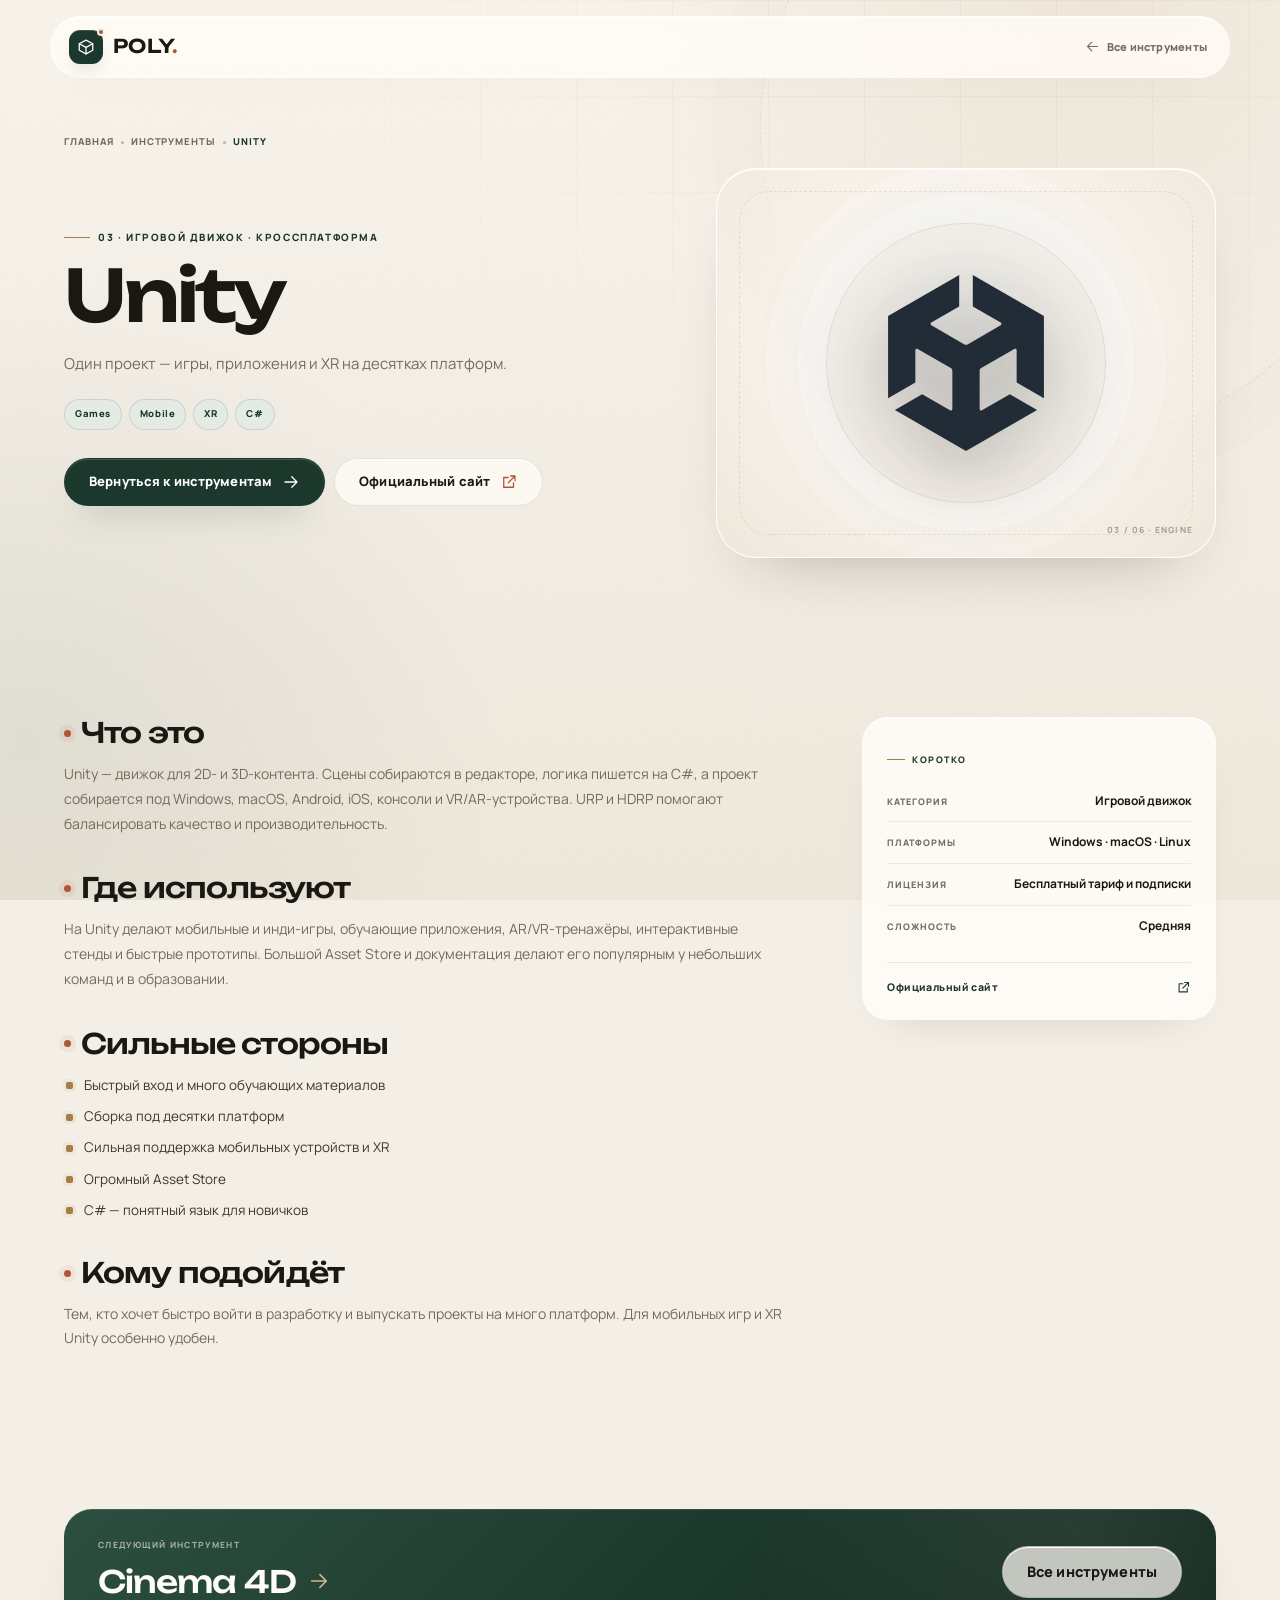
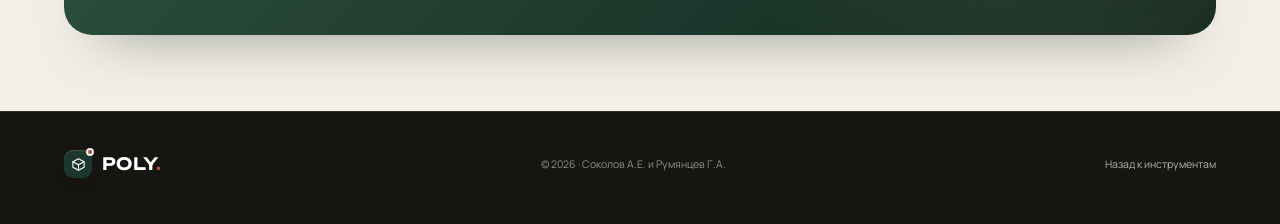
<file: tool-unity.html>
<!DOCTYPE html>
<html lang="ru">
<head>
  <meta charset="utf-8">
  <meta name="viewport" content="width=device-width, initial-scale=1.0">
  <meta name="theme-color" content="#fffaf5">
  <meta name="author" content="Арсений Соколов">
  <meta name="description" content="Unity: кроссплатформенный движок для игр, приложений и XR. C#, Asset Store, мобильная разработка и сильные стороны.">
  <title>Unity — игры, приложения и XR на разных платформах | POLY</title>
  <link rel="icon" href="assets/favicon.svg" type="image/svg+xml">
  <link rel="stylesheet" href="fonts/fonts.css">
  <link rel="stylesheet" href="css/styles.css">
  <link rel="stylesheet" href="css/editorial.css">
  <link rel="stylesheet" href="css/site-ui.css">
</head>
<body>
  <svg class="svg-sprite" aria-hidden="true" width="0" height="0">
    <symbol id="i-cube" viewBox="0 0 24 24">
      <path d="M12 2.8 21 7.6v8.8L12 21.2 3 16.4V7.6l9-4.8Z"/>
      <path d="m3 7.6 9 4.9 9-4.9M12 12.5v8.7"/>
    </symbol>
    <symbol id="i-arrow-right" viewBox="0 0 24 24"><path d="M4 12h16M13 5l7 7-7 7"/></symbol>
    <symbol id="i-external" viewBox="0 0 24 24"><path d="M14 4h6v6M20 4l-9 9"/><path d="M18 13v6H5V6h6"/></symbol>
    <symbol id="i-eye" viewBox="0 0 24 24">
      <path d="M2 12s3.5-6 10-6 10 6 10 6-3.5 6-10 6S2 12 2 12Z"/>
      <circle cx="12" cy="12" r="2.6"/>
    </symbol>
  </svg>
  <div class="page-bg" aria-hidden="true"></div>

  <header class="sub-header">
    <div class="sub-header-inner">
      <a class="brand" href="index.html" aria-label="POLY — на главную">
        <span class="brand-mark" aria-hidden="true"><svg class="icon"><use href="#i-cube"></use></svg></span>
        <span class="brand-text">POLY<span>.</span></span>
      </a>
      <a class="sub-back" href="index.html#tools">
        <svg class="icon" aria-hidden="true"><use href="#i-arrow-right"></use></svg>
        Все инструменты
      </a>
    </div>
  </header>

  <main class="program-page">
    <section class="program-hero" style="--tool: #222C37;">
      <div class="container">
        <nav class="program-crumbs" aria-label="Хлебные крошки">
          <a href="index.html">Главная</a>
          <i aria-hidden="true"></i>
          <a href="index.html#tools">Инструменты</a>
          <i aria-hidden="true"></i>
          <span>Unity</span>
        </nav>

        <div class="program-hero-grid">
          <div>
            <p class="program-kicker">03 · Игровой движок · кроссплатформа</p>
            <h1 class="program-title">Unity</h1>
            <p class="program-lead">Один проект — игры, приложения и XR на десятках платформ.</p>
            <div class="program-tags"><span>Games</span><span>Mobile</span><span>XR</span><span>C#</span></div>
            <div class="program-actions">
              <a class="btn btn-primary" href="index.html#tools">
                Вернуться к инструментам
                <svg class="icon" aria-hidden="true"><use href="#i-arrow-right"></use></svg>
              </a>
              <a class="btn btn-glass" href="https://unity.com/" target="_blank" rel="noopener">
                Официальный сайт
                <svg class="icon" aria-hidden="true"><use href="#i-external"></use></svg>
              </a>
            </div>
          </div>

          <div class="program-mark" aria-hidden="true">
            <span class="program-orb"></span>
            <img src="assets/tools/unity.svg" alt="" width="176" height="176">
            <span class="program-mark-caption">03 / 06 · ENGINE</span>
          </div>
        </div>
      </div>
    </section>

    <section class="section program-body">
      <div class="container program-grid">
        <div class="program-main">
          <h2>Что это</h2>
          <p>Unity — движок для 2D- и 3D-контента. Сцены собираются в редакторе, логика пишется на C#, а проект собирается под Windows, macOS, Android, iOS, консоли и VR/AR-устройства. URP и HDRP помогают балансировать качество и производительность.</p>

          <h2>Где используют</h2>
          <p>На Unity делают мобильные и инди-игры, обучающие приложения, AR/VR-тренажёры, интерактивные стенды и быстрые прототипы. Большой Asset Store и документация делают его популярным у небольших команд и в образовании.</p>

          <h2>Сильные стороны</h2>
          <ul class="program-list">
            <li>Быстрый вход и много обучающих материалов</li>
            <li>Сборка под десятки платформ</li>
            <li>Сильная поддержка мобильных устройств и XR</li>
            <li>Огромный Asset Store</li>
            <li>C# — понятный язык для новичков</li>
          </ul>

          <h2>Кому подойдёт</h2>
          <p>Тем, кто хочет быстро войти в разработку и выпускать проекты на много платформ. Для мобильных игр и XR Unity особенно удобен.</p>
        </div>

        <aside class="program-facts glass">
          <span class="fact-eyebrow">Коротко</span>
          <dl>
            <div><dt>Категория</dt><dd>Игровой движок</dd></div>
            <div><dt>Платформы</dt><dd>Windows · macOS · Linux</dd></div>
            <div><dt>Лицензия</dt><dd>Бесплатный тариф и подписки</dd></div>
            <div><dt>Сложность</dt><dd>Средняя</dd></div>
          </dl>
          <a class="fact-link" href="https://unity.com/" target="_blank" rel="noopener">
            Официальный сайт
            <svg class="icon" aria-hidden="true"><use href="#i-external"></use></svg>
          </a>
        </aside>
      </div>
    </section>

    <section class="program-next">
      <div class="container">
        <div class="program-next-inner">
          <div>
            <span class="program-next-label">Следующий инструмент</span>
            <a class="program-next-link" href="tool-cinema4d.html">Cinema 4D <svg class="icon" aria-hidden="true"><use href="#i-arrow-right"></use></svg></a>
          </div>
          <a class="btn btn-glass" href="index.html#tools">Все инструменты</a>
        </div>
      </div>
    </section>
  </main>

  <footer class="program-footer">
    <div class="container program-footer-inner">
      <a class="brand" href="index.html" aria-label="POLY — на главную">
        <span class="brand-mark" aria-hidden="true"><svg class="icon"><use href="#i-cube"></use></svg></span>
        <span class="brand-text">POLY<span>.</span></span>
      </a>
      <span>© 2026 · Соколов А.Е. и Румянцев Г.А.</span>
      <span class="visit-counter" data-visit-counter hidden>
        <svg class="icon" aria-hidden="true"><use href="#i-eye"></use></svg>
        Посетителей: <strong data-visit-count>—</strong>
      </span>
      <a href="index.html#tools">Назад к инструментам</a>
    </div>
  </footer>

  <script src="js/site-ui.js"></script>
  <script src="js/cursor.js"></script>
  <script src="js/visits.js"></script>
</body>
</html>
</file>
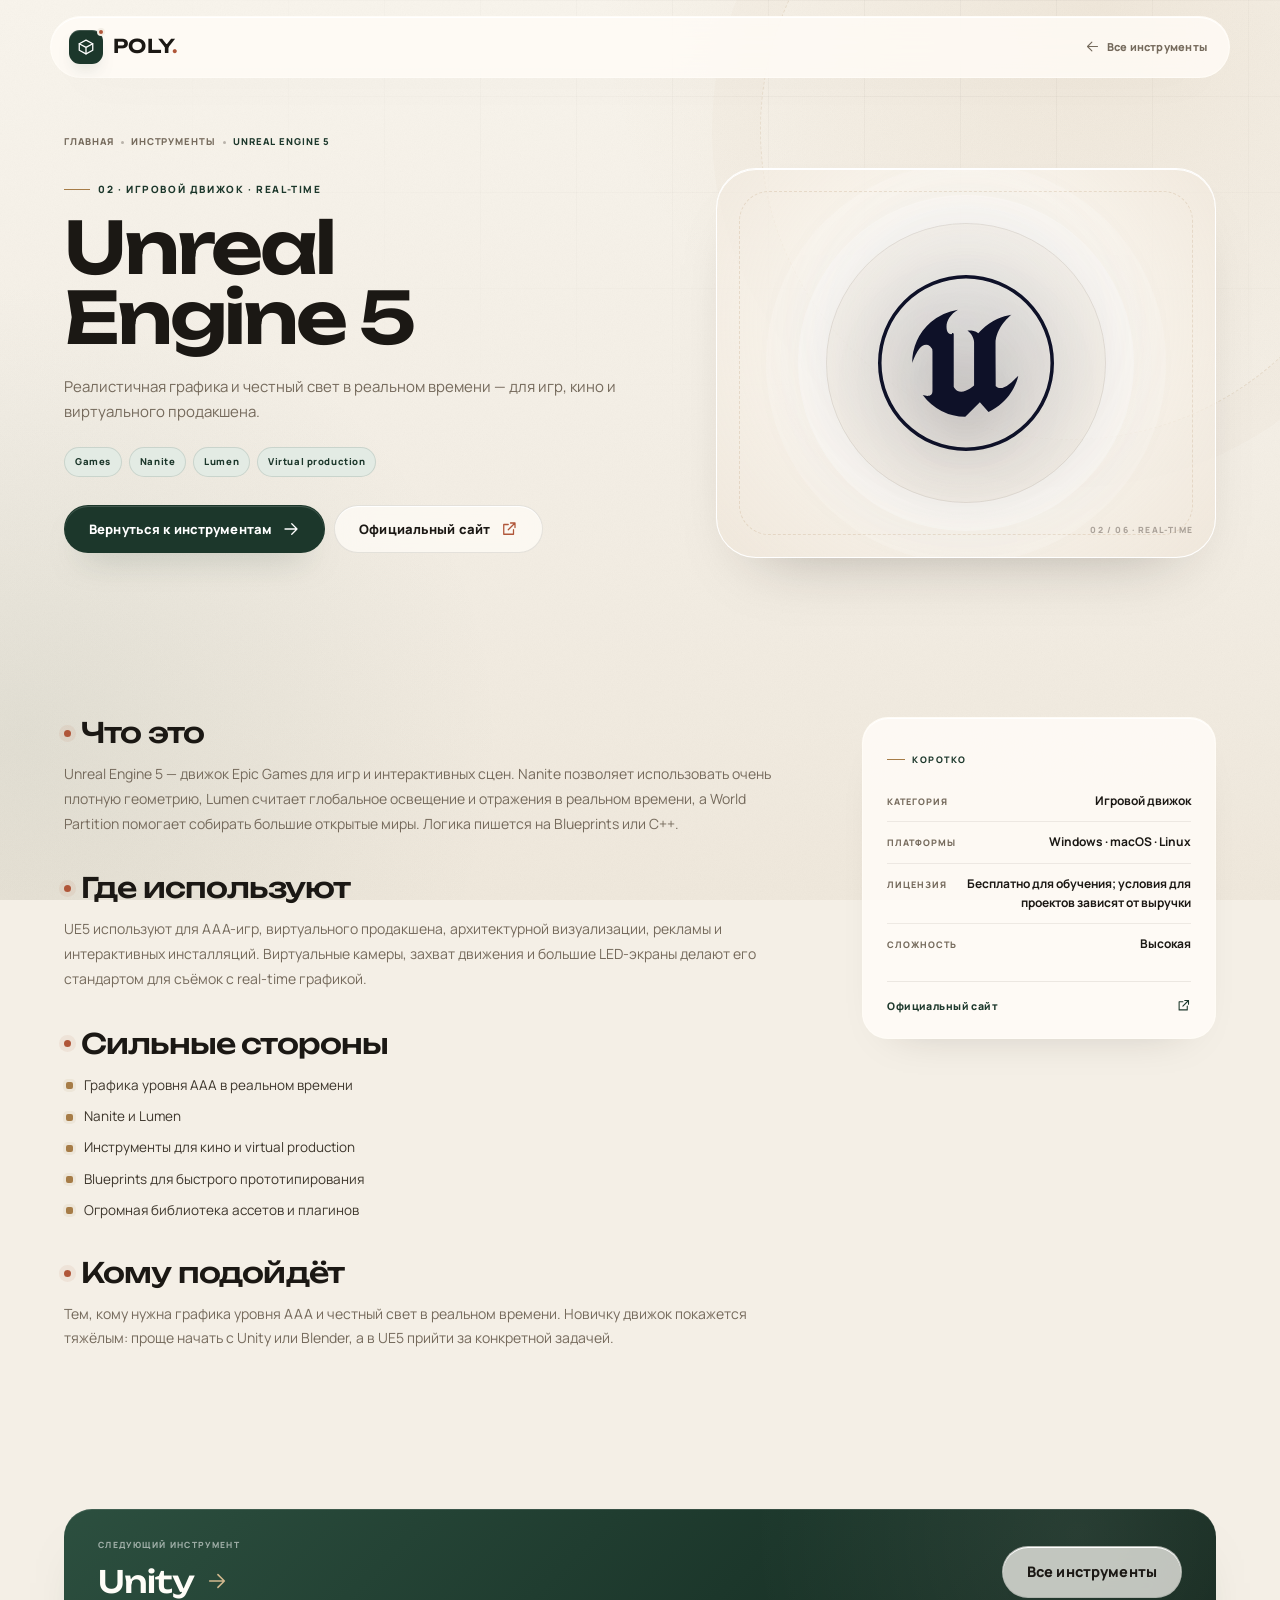
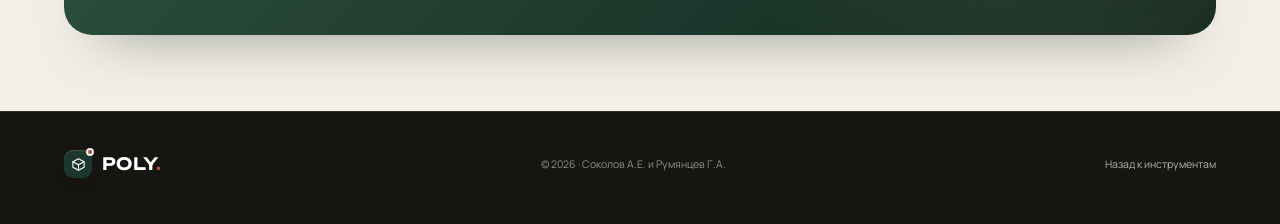
<file: tool-unreal.html>
<!DOCTYPE html>
<html lang="ru">
<head>
  <meta charset="utf-8">
  <meta name="viewport" content="width=device-width, initial-scale=1.0">
  <meta name="theme-color" content="#fffaf5">
  <meta name="author" content="Арсений Соколов">
  <meta name="description" content="Unreal Engine 5: Nanite, Lumen, виртуальный продакшен и графика реального времени. Что это за движок и где его применяют.">
  <title>Unreal Engine 5 — графика уровня AAA | POLY</title>
  <link rel="icon" href="assets/favicon.svg" type="image/svg+xml">
  <link rel="stylesheet" href="fonts/fonts.css">
  <link rel="stylesheet" href="css/styles.css">
  <link rel="stylesheet" href="css/editorial.css">
  <link rel="stylesheet" href="css/site-ui.css">
</head>
<body>
  <svg class="svg-sprite" aria-hidden="true" width="0" height="0">
    <symbol id="i-cube" viewBox="0 0 24 24">
      <path d="M12 2.8 21 7.6v8.8L12 21.2 3 16.4V7.6l9-4.8Z"/>
      <path d="m3 7.6 9 4.9 9-4.9M12 12.5v8.7"/>
    </symbol>
    <symbol id="i-arrow-right" viewBox="0 0 24 24"><path d="M4 12h16M13 5l7 7-7 7"/></symbol>
    <symbol id="i-external" viewBox="0 0 24 24"><path d="M14 4h6v6M20 4l-9 9"/><path d="M18 13v6H5V6h6"/></symbol>
    <symbol id="i-eye" viewBox="0 0 24 24">
      <path d="M2 12s3.5-6 10-6 10 6 10 6-3.5 6-10 6S2 12 2 12Z"/>
      <circle cx="12" cy="12" r="2.6"/>
    </symbol>
  </svg>
  <div class="page-bg" aria-hidden="true"></div>

  <header class="sub-header">
    <div class="sub-header-inner">
      <a class="brand" href="index.html" aria-label="POLY — на главную">
        <span class="brand-mark" aria-hidden="true"><svg class="icon"><use href="#i-cube"></use></svg></span>
        <span class="brand-text">POLY<span>.</span></span>
      </a>
      <a class="sub-back" href="index.html#tools">
        <svg class="icon" aria-hidden="true"><use href="#i-arrow-right"></use></svg>
        Все инструменты
      </a>
    </div>
  </header>

  <main class="program-page">
    <section class="program-hero" style="--tool: #0E1128;">
      <div class="container">
        <nav class="program-crumbs" aria-label="Хлебные крошки">
          <a href="index.html">Главная</a>
          <i aria-hidden="true"></i>
          <a href="index.html#tools">Инструменты</a>
          <i aria-hidden="true"></i>
          <span>Unreal Engine 5</span>
        </nav>

        <div class="program-hero-grid">
          <div>
            <p class="program-kicker">02 · Игровой движок · real-time</p>
            <h1 class="program-title">Unreal Engine 5</h1>
            <p class="program-lead">Реалистичная графика и честный свет в реальном времени — для игр, кино и виртуального продакшена.</p>
            <div class="program-tags"><span>Games</span><span>Nanite</span><span>Lumen</span><span>Virtual production</span></div>
            <div class="program-actions">
              <a class="btn btn-primary" href="index.html#tools">
                Вернуться к инструментам
                <svg class="icon" aria-hidden="true"><use href="#i-arrow-right"></use></svg>
              </a>
              <a class="btn btn-glass" href="https://www.unrealengine.com/" target="_blank" rel="noopener">
                Официальный сайт
                <svg class="icon" aria-hidden="true"><use href="#i-external"></use></svg>
              </a>
            </div>
          </div>

          <div class="program-mark" aria-hidden="true">
            <span class="program-orb"></span>
            <img src="assets/tools/unrealengine.svg" alt="" width="176" height="176">
            <span class="program-mark-caption">02 / 06 · REAL-TIME</span>
          </div>
        </div>
      </div>
    </section>

    <section class="section program-body">
      <div class="container program-grid">
        <div class="program-main">
          <h2>Что это</h2>
          <p>Unreal Engine 5 — движок Epic Games для игр и интерактивных сцен. Nanite позволяет использовать очень плотную геометрию, Lumen считает глобальное освещение и отражения в реальном времени, а World Partition помогает собирать большие открытые миры. Логика пишется на Blueprints или C++.</p>

          <h2>Где используют</h2>
          <p>UE5 используют для AAA-игр, виртуального продакшена, архитектурной визуализации, рекламы и интерактивных инсталляций. Виртуальные камеры, захват движения и большие LED-экраны делают его стандартом для съёмок с real-time графикой.</p>

          <h2>Сильные стороны</h2>
          <ul class="program-list">
            <li>Графика уровня AAA в реальном времени</li>
            <li>Nanite и Lumen</li>
            <li>Инструменты для кино и virtual production</li>
            <li>Blueprints для быстрого прототипирования</li>
            <li>Огромная библиотека ассетов и плагинов</li>
          </ul>

          <h2>Кому подойдёт</h2>
          <p>Тем, кому нужна графика уровня AAA и честный свет в реальном времени. Новичку движок покажется тяжёлым: проще начать с Unity или Blender, а в UE5 прийти за конкретной задачей.</p>
        </div>

        <aside class="program-facts glass">
          <span class="fact-eyebrow">Коротко</span>
          <dl>
            <div><dt>Категория</dt><dd>Игровой движок</dd></div>
            <div><dt>Платформы</dt><dd>Windows · macOS · Linux</dd></div>
            <div><dt>Лицензия</dt><dd>Бесплатно для обучения; условия для проектов зависят от выручки</dd></div>
            <div><dt>Сложность</dt><dd>Высокая</dd></div>
          </dl>
          <a class="fact-link" href="https://www.unrealengine.com/" target="_blank" rel="noopener">
            Официальный сайт
            <svg class="icon" aria-hidden="true"><use href="#i-external"></use></svg>
          </a>
        </aside>
      </div>
    </section>

    <section class="program-next">
      <div class="container">
        <div class="program-next-inner">
          <div>
            <span class="program-next-label">Следующий инструмент</span>
            <a class="program-next-link" href="tool-unity.html">Unity <svg class="icon" aria-hidden="true"><use href="#i-arrow-right"></use></svg></a>
          </div>
          <a class="btn btn-glass" href="index.html#tools">Все инструменты</a>
        </div>
      </div>
    </section>
  </main>

  <footer class="program-footer">
    <div class="container program-footer-inner">
      <a class="brand" href="index.html" aria-label="POLY — на главную">
        <span class="brand-mark" aria-hidden="true"><svg class="icon"><use href="#i-cube"></use></svg></span>
        <span class="brand-text">POLY<span>.</span></span>
      </a>
      <span>© 2026 · Соколов А.Е. и Румянцев Г.А.</span>
      <span class="visit-counter" data-visit-counter hidden>
        <svg class="icon" aria-hidden="true"><use href="#i-eye"></use></svg>
        Посетителей: <strong data-visit-count>—</strong>
      </span>
      <a href="index.html#tools">Назад к инструментам</a>
    </div>
  </footer>

  <script src="js/site-ui.js"></script>
  <script src="js/cursor.js"></script>
  <script src="js/visits.js"></script>
</body>
</html>
</file>
<file: fonts/fonts.css>
/* cyrillic-ext */
@font-face {
  font-family: 'Manrope';
  font-style: normal;
  font-weight: 400 800;
  font-display: swap;
  src: url(font-0.woff2) format('woff2');
  unicode-range: U+0460-052F, U+1C80-1C8A, U+20B4, U+2DE0-2DFF, U+A640-A69F, U+FE2E-FE2F;
}
/* cyrillic */
@font-face {
  font-family: 'Manrope';
  font-style: normal;
  font-weight: 400 800;
  font-display: swap;
  src: url(font-1.woff2) format('woff2');
  unicode-range: U+0301, U+0400-045F, U+0490-0491, U+04B0-04B1, U+2116;
}
/* greek */
@font-face {
  font-family: 'Manrope';
  font-style: normal;
  font-weight: 400 800;
  font-display: swap;
  src: url(font-2.woff2) format('woff2');
  unicode-range: U+0370-0377, U+037A-037F, U+0384-038A, U+038C, U+038E-03A1, U+03A3-03FF;
}
/* vietnamese */
@font-face {
  font-family: 'Manrope';
  font-style: normal;
  font-weight: 400 800;
  font-display: swap;
  src: url(font-3.woff2) format('woff2');
  unicode-range: U+0102-0103, U+0110-0111, U+0128-0129, U+0168-0169, U+01A0-01A1, U+01AF-01B0, U+0300-0301, U+0303-0304, U+0308-0309, U+0323, U+0329, U+1EA0-1EF9, U+20AB;
}
/* latin-ext */
@font-face {
  font-family: 'Manrope';
  font-style: normal;
  font-weight: 400 800;
  font-display: swap;
  src: url(font-4.woff2) format('woff2');
  unicode-range: U+0100-02BA, U+02BD-02C5, U+02C7-02CC, U+02CE-02D7, U+02DD-02FF, U+0304, U+0308, U+0329, U+1D00-1DBF, U+1E00-1E9F, U+1EF2-1EFF, U+2020, U+20A0-20AB, U+20AD-20C4, U+2113, U+2C60-2C7F, U+A720-A7FF;
}
/* latin */
@font-face {
  font-family: 'Manrope';
  font-style: normal;
  font-weight: 400 800;
  font-display: swap;
  src: url(font-5.woff2) format('woff2');
  unicode-range: U+0000-00FF, U+0131, U+0152-0153, U+02BB-02BC, U+02C6, U+02DA, U+02DC, U+0304, U+0308, U+0329, U+2000-206F, U+20AC, U+2122, U+2191, U+2193, U+2212, U+2215, U+FEFF, U+FFFD;
}
/* cyrillic-ext */
@font-face {
  font-family: 'Unbounded';
  font-style: normal;
  font-weight: 400 800;
  font-display: swap;
  src: url(font-6.woff2) format('woff2');
  unicode-range: U+0460-052F, U+1C80-1C8A, U+20B4, U+2DE0-2DFF, U+A640-A69F, U+FE2E-FE2F;
}
/* cyrillic */
@font-face {
  font-family: 'Unbounded';
  font-style: normal;
  font-weight: 400 800;
  font-display: swap;
  src: url(font-7.woff2) format('woff2');
  unicode-range: U+0301, U+0400-045F, U+0490-0491, U+04B0-04B1, U+2116;
}
/* vietnamese */
@font-face {
  font-family: 'Unbounded';
  font-style: normal;
  font-weight: 400 800;
  font-display: swap;
  src: url(font-8.woff2) format('woff2');
  unicode-range: U+0102-0103, U+0110-0111, U+0128-0129, U+0168-0169, U+01A0-01A1, U+01AF-01B0, U+0300-0301, U+0303-0304, U+0308-0309, U+0323, U+0329, U+1EA0-1EF9, U+20AB;
}
/* latin-ext */
@font-face {
  font-family: 'Unbounded';
  font-style: normal;
  font-weight: 400 800;
  font-display: swap;
  src: url(font-9.woff2) format('woff2');
  unicode-range: U+0100-02BA, U+02BD-02C5, U+02C7-02CC, U+02CE-02D7, U+02DD-02FF, U+0304, U+0308, U+0329, U+1D00-1DBF, U+1E00-1E9F, U+1EF2-1EFF, U+2020, U+20A0-20AB, U+20AD-20C4, U+2113, U+2C60-2C7F, U+A720-A7FF;
}
/* latin */
@font-face {
  font-family: 'Unbounded';
  font-style: normal;
  font-weight: 400 800;
  font-display: swap;
  src: url(font-10.woff2) format('woff2');
  unicode-range: U+0000-00FF, U+0131, U+0152-0153, U+02BB-02BC, U+02C6, U+02DA, U+02DC, U+0304, U+0308, U+0329, U+2000-206F, U+20AC, U+2122, U+2191, U+2193, U+2212, U+2215, U+FEFF, U+FFFD;
}
</file>
<file: css/styles.css>
/* =========================================================
   3D-графика — Мир из полигонов
   Author: Arseniy Socolov
   ========================================================= */

:root {
  --paper: #fffaf5;
  --paper-deep: #fff2e8;
  --ink: #1c120b;
  --ink-soft: #453327;
  --muted: #7b6657;
  --orange: #ff6a1a;
  --orange-deep: #dd4f00;
  --orange-soft: #ff8a3d;
  --orange-pale: #ffe3d1;
  --teal: #0f8f72;
  --teal-deep: #0a6b56;
  --teal-soft: #63cbb1;
  --teal-pale: #e0f6ef;
  --line: rgba(28, 18, 11, 0.09);
  --glass-bg: linear-gradient(150deg, rgba(255, 255, 255, 0.96), rgba(255, 255, 255, 0.84));
  --glass-border: rgba(255, 255, 255, 0.95);
  --shadow-soft: 0 30px 70px -38px rgba(84, 35, 8, 0.45);
  --shadow-card: 0 18px 44px -30px rgba(84, 35, 8, 0.4);
  --radius-lg: 34px;
  --radius-md: 22px;
  --ease-out: cubic-bezier(0.23, 1, 0.32, 1);
  --ease-in-out: cubic-bezier(0.77, 0, 0.175, 1);
  --font-display: 'Unbounded', 'Segoe UI', Arial, sans-serif;
  --font-body: 'Manrope', 'Segoe UI', Arial, sans-serif;
}

*,
*::before,
*::after {
  box-sizing: border-box;
}

html {
  scroll-behavior: smooth;
  scroll-padding-top: 100px;
  -webkit-text-size-adjust: 100%;
}

body {
  margin: 0;
  font-family: var(--font-body);
  font-size: 16px;
  line-height: 1.55;
  color: var(--ink);
  background: var(--paper);
  overflow-x: hidden;
  -webkit-font-smoothing: antialiased;
  -moz-osx-font-smoothing: grayscale;
}

body.nav-open {
  overflow: hidden;
}

::selection {
  background: var(--orange);
  color: #fff;
}

h1, h2, h3, p, figure {
  margin: 0;
}

a {
  color: inherit;
  text-decoration: none;
}

button {
  font: inherit;
  color: inherit;
}

img, svg, canvas {
  display: block;
}

:focus-visible {
  outline: 2px solid var(--orange);
  outline-offset: 3px;
  border-radius: 6px;
}

::-webkit-scrollbar {
  width: 10px;
}

::-webkit-scrollbar-track {
  background: var(--paper);
}

::-webkit-scrollbar-thumb {
  background: linear-gradient(180deg, var(--orange-soft), var(--orange-deep));
  border-radius: 999px;
  border: 2px solid var(--paper);
}

.svg-sprite {
  position: absolute;
  width: 0;
  height: 0;
  overflow: hidden;
}

.icon {
  width: 20px;
  height: 20px;
  flex-shrink: 0;
  fill: none;
  stroke: currentColor;
  stroke-width: 1.7;
  stroke-linecap: round;
  stroke-linejoin: round;
}

.container {
  width: 100%;
  max-width: 1220px;
  margin: 0 auto;
  padding: 0 clamp(20px, 3.2vw, 34px);
}

.skip-link {
  position: fixed;
  top: 12px;
  left: 12px;
  z-index: 200;
  padding: 12px 18px;
  border-radius: 999px;
  background: var(--ink);
  color: #fff;
  font-weight: 700;
  font-size: 13px;
  transform: translateY(-160%);
  transition: transform 200ms var(--ease-out);
}

.skip-link:focus {
  transform: translateY(0);
}

/* ---------- background ---------- */

.page-bg {
  position: fixed;
  inset: 0;
  z-index: -2;
  background:
    radial-gradient(58vw 58vw at 80% 4%, rgba(255, 122, 26, 0.17), transparent 62%),
    radial-gradient(46vw 46vw at 6% 38%, rgba(255, 158, 80, 0.12), transparent 66%),
    radial-gradient(48vw 48vw at 10% 86%, rgba(15, 143, 114, 0.15), transparent 66%),
    radial-gradient(34vw 34vw at 94% 62%, rgba(99, 203, 177, 0.11), transparent 70%),
    conic-gradient(from 218deg at 78% 24%, rgba(255, 138, 61, 0.07), transparent 16%, rgba(15, 143, 114, 0.08) 34%, transparent 52%, rgba(99, 203, 177, 0.06) 70%, transparent 86%),
    linear-gradient(125deg, rgba(255, 106, 26, 0.035), transparent 42%, rgba(15, 143, 114, 0.045) 78%, transparent),
    var(--paper);
}

.page-bg::before {
  content: "";
  position: absolute;
  inset: 0;
  background-image:
    linear-gradient(rgba(255, 106, 26, 0.05) 1px, transparent 1px),
    linear-gradient(90deg, rgba(15, 143, 114, 0.045) 1px, transparent 1px),
    radial-gradient(rgba(15, 143, 114, 0.13) 1px, transparent 1.35px);
  background-size: 74px 74px, 74px 74px, 27px 27px;
  -webkit-mask-image: radial-gradient(ellipse 88% 66% at 72% 12%, #000 8%, transparent 78%);
  mask-image: radial-gradient(ellipse 88% 66% at 72% 12%, #000 8%, transparent 78%);
  pointer-events: none;
}

.page-bg::after {
  content: "";
  position: absolute;
  inset: 0;
  background-image: url("data:image/svg+xml,%3Csvg xmlns='http://www.w3.org/2000/svg' width='180' height='180'%3E%3Cfilter id='n'%3E%3CfeTurbulence type='fractalNoise' baseFrequency='.9' numOctaves='2' stitchTiles='stitch'/%3E%3CfeColorMatrix type='saturate' values='0'/%3E%3C/filter%3E%3Crect width='180' height='180' filter='url(%23n)' opacity='.22'/%3E%3C/svg%3E");
  background-size: 180px 180px;
  opacity: 0.32;
  mix-blend-mode: multiply;
  pointer-events: none;
}

#bg-canvas {
  position: fixed;
  inset: 0;
  width: 100%;
  height: 100%;
  z-index: 0;
  pointer-events: none;
  opacity: 0;
  transition: opacity 1.2s var(--ease-out);
}

body.scene-ready #bg-canvas {
  opacity: 0.92;
}

body.scene-past-hero #bg-canvas {
  opacity: 0.26;
}

body.no-webgl #bg-canvas {
  display: none;
}

.scene-glow {
  position: fixed;
  top: 2vh;
  right: 2vw;
  width: min(64vw, 920px);
  height: min(64vw, 920px);
  z-index: -1;
  pointer-events: none;
  background: radial-gradient(circle, rgba(255, 106, 26, 0.16) 0%, rgba(255, 138, 61, 0.06) 42%, transparent 66%);
}

.scroll-progress {
  position: fixed;
  top: 0;
  left: 0;
  right: 0;
  z-index: 120;
  height: 3px;
  background: transparent;
  pointer-events: none;
}

.scroll-progress span {
  display: block;
  width: 100%;
  height: 100%;
  background: linear-gradient(90deg, var(--orange-soft), var(--orange), var(--teal), var(--teal-deep));
  transform: scaleX(0);
  transform-origin: left center;
  will-change: transform;
}

/* ---------- glass ---------- */

.glass {
  background: var(--glass-bg);
  border: 1px solid var(--glass-border);
  box-shadow: var(--shadow-card), inset 0 1px 0 rgba(255, 255, 255, 0.95);
}

.nav-shell,
.stat,
.to-top {
  -webkit-backdrop-filter: blur(18px) saturate(1.25);
  backdrop-filter: blur(18px) saturate(1.25);
}

/* ---------- header ---------- */

.site-header {
  position: fixed;
  top: 0;
  left: 0;
  right: 0;
  z-index: 100;
  padding: 16px clamp(14px, 2.4vw, 28px) 0;
  pointer-events: none;
}

.nav-shell {
  position: relative;
  display: flex;
  align-items: center;
  justify-content: space-between;
  gap: 16px;
  width: 100%;
  max-width: 1180px;
  min-height: 62px;
  margin: 0 auto;
  padding: 8px 10px 8px 18px;
  border-radius: 999px;
  pointer-events: auto;
  transition: background-color 300ms ease, box-shadow 300ms ease, border-color 300ms ease;
}

.nav-shell {
  background: rgba(255, 252, 249, 0.72);
}

.site-header.is-scrolled .nav-shell {
  background: rgba(255, 252, 249, 0.94);
  border-color: rgba(255, 255, 255, 1);
  box-shadow: 0 22px 44px -24px rgba(84, 35, 8, 0.45), inset 0 1px 0 #fff;
}

.brand {
  display: inline-flex;
  align-items: center;
  gap: 10px;
  flex-shrink: 0;
  font-family: var(--font-display);
  font-weight: 600;
  font-size: 19px;
  letter-spacing: 0.015em;
  color: var(--ink);
}

.brand-mark {
  position: relative;
  display: grid;
  place-items: center;
  width: 34px;
  height: 34px;
  border-radius: 11px;
  transition: transform 200ms var(--ease-out);
  color: #fff;
  background: linear-gradient(145deg, #ff9a55, var(--orange) 48%, var(--orange-deep));
  box-shadow: 0 8px 18px -8px rgba(255, 106, 26, 0.9), inset 0 1px 0 rgba(255, 255, 255, 0.4);
}

.brand-mark::after {
  content: "";
  position: absolute;
  top: -2px;
  right: -2px;
  width: 8px;
  height: 8px;
  border: 2px solid var(--paper);
  border-radius: 50%;
  background: var(--teal-soft);
  box-shadow: 0 0 0 2px rgba(15, 143, 114, 0.1);
  pointer-events: none;
}

.brand-mark .icon {
  width: 18px;
  height: 18px;
}

.brand-text span {
  color: var(--teal);
}

.nav-menu {
  display: flex;
  align-items: center;
  gap: 2px;
}

.nav-link {
  padding: 10px 13px;
  border-radius: 999px;
  font-size: 13.5px;
  font-weight: 700;
  color: var(--muted);
  transition: color 180ms ease, background-color 180ms ease;
}

.nav-link.active {
  color: var(--teal-deep);
  background: rgba(15, 143, 114, 0.1);
}

.nav-cta {
  display: inline-flex;
  align-items: center;
  gap: 8px;
  margin-left: 6px;
  padding: 10px 17px;
  border-radius: 999px;
  font-size: 13px;
  font-weight: 800;
  color: #fff;
  background: linear-gradient(135deg, #ff8a3d, var(--orange) 46%, #ec5700);
  box-shadow: 0 12px 24px -12px rgba(236, 87, 0, 0.9), inset 0 1px 0 rgba(255, 255, 255, 0.35);
  transition: transform 160ms var(--ease-out), box-shadow 200ms ease;
}

.nav-cta:active {
  transform: scale(0.97);
}

.nav-cta-dot {
  width: 6px;
  height: 6px;
  border-radius: 50%;
  background: #fff;
  box-shadow: 0 0 0 0 rgba(255, 255, 255, 0.7);
  animation: dotPulse 2.6s ease-out infinite;
}

.nav-toggle {
  display: none;
  place-items: center;
  width: 42px;
  height: 42px;
  padding: 0;
  border: 1px solid rgba(255, 255, 255, 0.9);
  border-radius: 50%;
  color: var(--ink);
  background: rgba(255, 255, 255, 0.7);
  cursor: pointer;
}

.nav-toggle-close {
  display: none;
}

.nav-open .nav-toggle-open {
  display: none;
}

.nav-open .nav-toggle-close {
  display: block;
}

/* ---------- hero ---------- */

.hero {
  position: relative;
  z-index: 2;
  display: flex;
  align-items: center;
  min-height: 100svh;
  padding: clamp(128px, 15vh, 168px) 0 64px;
}

.hero-container {
  position: relative;
  z-index: 2;
}

.hero-copy {
  max-width: 790px;
  will-change: transform;
}

.eyebrow {
  display: inline-flex;
  align-items: center;
  gap: 9px;
  padding: 8px 14px;
  border-radius: 999px;
  border: 1px solid rgba(255, 255, 255, 0.9);
  background: rgba(255, 255, 255, 0.58);
  box-shadow: inset 0 1px 0 #fff, 0 10px 24px -20px rgba(84, 35, 8, 0.4);
  font-size: 11px;
  font-weight: 800;
  letter-spacing: 0.16em;
  text-transform: uppercase;
  color: var(--muted);
}

.eyebrow-dot {
  width: 7px;
  height: 7px;
  border-radius: 50%;
  background: var(--orange);
  box-shadow: 0 0 0 4px rgba(255, 106, 26, 0.14);
}

.hero-title {
  margin: 26px 0 24px;
  font-family: var(--font-display);
  font-size: clamp(3rem, 6.5vw, 6.1rem);
  font-weight: 600;
  line-height: 0.98;
  letter-spacing: -0.045em;
  color: var(--ink);
}

.hero-line {
  display: block;
  overflow: hidden;
  padding-bottom: 0.05em;
  margin-bottom: -0.05em;
}

.js .hero-line > span {
  display: block;
  transform: translateY(112%);
  transition: transform 1.1s var(--ease-out);
  will-change: transform;
}

.hero-line:nth-child(1) > span {
  transition-delay: 60ms;
}

.hero-line:nth-child(2) > span {
  transition-delay: 170ms;
}

body.is-loaded .hero-line > span {
  transform: translateY(0);
}

.accent {
  background: linear-gradient(100deg, #ff9a55 0%, var(--orange) 38%, var(--orange-deep) 100%);
  -webkit-background-clip: text;
  background-clip: text;
  color: transparent;
}

.hero-lead {
  max-width: 620px;
  margin-bottom: 32px;
  font-size: clamp(15px, 1.2vw, 17px);
  line-height: 1.7;
  color: var(--muted);
}

.hero-actions {
  display: flex;
  flex-wrap: wrap;
  gap: 12px;
}

.btn {
  display: inline-flex;
  align-items: center;
  justify-content: center;
  gap: 10px;
  min-height: 52px;
  padding: 0 24px;
  border: 1px solid transparent;
  border-radius: 999px;
  font-size: 14.5px;
  font-weight: 800;
  line-height: 1;
  letter-spacing: 0.01em;
  white-space: nowrap;
  cursor: pointer;
  transition: transform 160ms var(--ease-out), box-shadow 200ms ease, background-color 200ms ease, border-color 200ms ease, color 200ms ease;
  -webkit-tap-highlight-color: transparent;
}

.btn .icon {
  width: 18px;
  height: 18px;
}

.btn:active {
  transform: scale(0.97);
}

.btn:disabled {
  opacity: 0.55;
  cursor: default;
  box-shadow: none;
  transform: none;
}

.btn-primary {
  position: relative;
  overflow: hidden;
  isolation: isolate;
  color: #fff;
  background: linear-gradient(135deg, #ff9a55, var(--orange) 42%, #e85000);
  box-shadow: 0 18px 34px -16px rgba(232, 80, 0, 0.75), inset 0 1px 0 rgba(255, 255, 255, 0.35);
}

.btn-primary::after {
  content: "";
  position: absolute;
  top: -40%;
  bottom: -40%;
  left: -55%;
  width: 36%;
  background: linear-gradient(90deg, transparent, rgba(255, 255, 255, 0.32), transparent);
  transform: skewX(-18deg);
  pointer-events: none;
  transition: left 620ms var(--ease-out);
}

.btn-glass {
  color: var(--ink);
  background: rgba(255, 255, 255, 0.64);
  border-color: rgba(255, 255, 255, 0.95);
  box-shadow: 0 14px 30px -22px rgba(84, 35, 8, 0.5), inset 0 1px 0 #fff;
  -webkit-backdrop-filter: blur(14px);
  backdrop-filter: blur(14px);
}

.btn-glass .icon {
  color: var(--teal);
}

.hero-credit {
  display: flex;
  flex-wrap: wrap;
  align-items: center;
  gap: 16px;
  margin-top: 28px;
}

.hero-credit-item {
  display: flex;
  flex-direction: column;
  gap: 3px;
  font-size: 12.5px;
  line-height: 1.45;
  color: var(--ink-soft);
}

.hero-credit-label {
  font-size: 9px;
  font-weight: 800;
  letter-spacing: 0.16em;
  text-transform: uppercase;
  color: #a8480a;
}

.hero-credit-item strong {
  font-weight: 800;
  color: var(--ink);
}

.hero-credit-sep {
  width: 1px;
  height: 30px;
  background: linear-gradient(to bottom, transparent, rgba(28, 18, 11, 0.18), transparent);
}

.hero-stats {
  display: grid;
  grid-template-columns: repeat(3, minmax(0, 1fr));
  gap: 12px;
  max-width: 790px;
  margin-top: clamp(38px, 6vh, 62px);
}

.stat {
  display: flex;
  flex-direction: column;
  gap: 4px;
  padding: 18px 20px 19px;
  border-radius: 20px;
}

.stat-value {
  font-family: var(--font-display);
  font-size: clamp(1.65rem, 2.4vw, 2.15rem);
  font-weight: 600;
  line-height: 1;
  letter-spacing: -0.03em;
  color: var(--orange-deep);
  font-variant-numeric: tabular-nums;
}

.stat-label {
  font-size: 11.5px;
  line-height: 1.45;
  color: var(--muted);
}

.scroll-hint {
  position: absolute;
  right: clamp(20px, 3vw, 40px);
  bottom: 26px;
  z-index: 3;
  display: flex;
  flex-direction: column;
  align-items: center;
  gap: 12px;
  color: var(--muted);
  font-size: 9.5px;
  font-weight: 700;
  letter-spacing: 0.26em;
  text-transform: uppercase;
}

.scroll-hint span {
  writing-mode: vertical-rl;
}

.scroll-hint i {
  width: 1px;
  height: 54px;
  background: linear-gradient(to bottom, var(--orange), rgba(255, 106, 26, 0));
  transform-origin: top center;
  animation: scrollLine 2.2s var(--ease-in-out) infinite;
}

/* ---------- marquee ---------- */

.marquee {
  position: relative;
  z-index: 3;
  width: 102%;
  margin-left: -1%;
  padding: 17px 0 18px;
  overflow: hidden;
  color: #fff;
  background: linear-gradient(90deg, #ff8a3d, #ff6a1a 38%, #ee5600);
  box-shadow: 0 24px 46px -28px rgba(224, 78, 0, 0.8);
  transform: rotate(-1.2deg);
}

.marquee-track {
  display: flex;
  align-items: center;
  gap: 20px;
  width: max-content;
  animation: marquee 34s linear infinite;
  will-change: transform;
}

.marquee-track span {
  font-family: var(--font-display);
  font-size: 13px;
  font-weight: 500;
  letter-spacing: 0.14em;
  text-transform: uppercase;
  white-space: nowrap;
}

.marquee-track i {
  font-style: normal;
  font-weight: 800;
  opacity: 0.45;
}

/* ---------- sections ---------- */

.section {
  position: relative;
  z-index: 2;
  padding: clamp(82px, 10vw, 140px) 0;
}

[id] {
  scroll-margin-top: 100px;
}

.section-label {
  display: flex;
  align-items: center;
  gap: 10px;
  margin-bottom: 20px;
  font-size: 11px;
  font-weight: 800;
  letter-spacing: 0.19em;
  text-transform: uppercase;
  color: #a8480a;
}

.section-label::after {
  content: "";
  width: 42px;
  height: 1px;
  margin-left: 4px;
  background: linear-gradient(90deg, rgba(255, 106, 26, 0.45), rgba(15, 143, 114, 0.38), transparent);
}

.section-label span::after {
  content: none;
}

.section-label span {
  display: inline-grid;
  place-items: center;
  min-width: 30px;
  height: 21px;
  padding: 0 7px;
  border-radius: 999px;
  background: rgba(255, 106, 26, 0.12);
  color: var(--orange-deep);
  font-size: 10px;
  letter-spacing: 0.06em;
}

.section-title {
  font-family: var(--font-display);
  font-size: clamp(2.05rem, 4.2vw, 3.55rem);
  font-weight: 600;
  line-height: 1.04;
  letter-spacing: -0.04em;
  color: var(--ink);
}

.section-head {
  display: grid;
  grid-template-columns: minmax(0, 1.1fr) minmax(0, 0.9fr);
  align-items: end;
  gap: 40px;
  margin-bottom: clamp(36px, 5vw, 54px);
}

.section-lead {
  max-width: 470px;
  justify-self: end;
  font-size: 15px;
  line-height: 1.72;
  color: var(--muted);
}

/* Reveals are opt-in: js/main.js adds .will-reveal right before
   observing, so content stays visible if JS fails. The animation
   only runs once and releases transform for card hover states. */

.js .reveal.will-reveal {
  opacity: 0;
}

.js .reveal.will-reveal.in {
  opacity: 1;
  animation: revealUp 760ms cubic-bezier(0.23, 1, 0.32, 1) backwards;
  animation-delay: var(--reveal-delay, 0ms);
}

@keyframes revealUp {
  from {
    opacity: 0;
    transform: translateY(26px);
  }
}

/* ---------- about ---------- */

.about-grid {
  display: grid;
  grid-template-columns: minmax(0, 0.95fr) minmax(0, 1.05fr);
  gap: clamp(30px, 5.5vw, 70px);
  align-items: start;
}

.about-main .section-lead {
  max-width: 510px;
  justify-self: start;
  margin-top: 22px;
}

.about-main {
  display: flex;
  flex-direction: column;
  align-items: flex-start;
}

.quote-card {
  position: relative;
  width: 100%;
  max-width: 500px;
  margin-top: 34px;
  padding: 30px 32px 32px;
  overflow: hidden;
  border-radius: 28px;
  color: #fff;
  background: linear-gradient(140deg, #ff8a3d 0%, #f95f00 52%, #d94700 100%);
  box-shadow: 0 32px 64px -32px rgba(224, 78, 0, 0.8), inset 0 1px 0 rgba(255, 255, 255, 0.28);
  isolation: isolate;
}

.quote-card > * {
  position: relative;
  z-index: 2;
}

.quote-label {
  font-size: 10px;
  font-weight: 800;
  letter-spacing: 0.2em;
  text-transform: uppercase;
  opacity: 0.72;
}

.quote-value {
  margin: 14px 0 14px;
  font-family: var(--font-display);
  font-size: clamp(3.1rem, 5vw, 4.35rem);
  font-weight: 600;
  line-height: 0.95;
  letter-spacing: -0.05em;
}

.quote-value span {
  margin-left: 5px;
  font-family: var(--font-body);
  font-size: 15px;
  font-weight: 700;
  letter-spacing: 0;
  opacity: 0.75;
}

.quote-card p {
  max-width: 340px;
  font-size: 13px;
  line-height: 1.65;
  color: rgba(255, 255, 255, 0.86);
}

.quote-rings {
  position: absolute;
  right: -78px;
  bottom: -92px;
  z-index: 1;
  width: 278px;
  height: 278px;
  border: 1px solid rgba(255, 255, 255, 0.28);
  border-radius: 50%;
  box-shadow:
    0 0 0 28px rgba(255, 255, 255, 0.07),
    0 0 0 62px rgba(255, 255, 255, 0.045),
    0 0 0 104px rgba(255, 255, 255, 0.025);
}

.about-cards {
  display: grid;
  gap: 14px;
}

.info-card {
  position: relative;
  display: grid;
  grid-template-columns: 50px minmax(0, 1fr);
  gap: 18px;
  padding: 24px;
  border-radius: var(--radius-md);
  transition: transform 300ms var(--ease-out), box-shadow 300ms ease, border-color 300ms ease;
}

.info-icon {
  display: grid;
  place-items: center;
  width: 50px;
  height: 50px;
  border-radius: 15px;
  border: 1px solid rgba(255, 106, 26, 0.18);
  background: linear-gradient(145deg, rgba(255, 255, 255, 0.95), rgba(255, 138, 61, 0.18));
  color: var(--orange-deep);
}

.info-icon .icon {
  width: 24px;
  height: 24px;
}

.about-cards .info-card:nth-child(2) .info-icon {
  border-color: rgba(15, 143, 114, 0.18);
  background: linear-gradient(145deg, rgba(255, 255, 255, 0.95), rgba(15, 143, 114, 0.16));
  color: var(--teal-deep);
}

.info-head {
  display: flex;
  flex-wrap: wrap;
  align-items: baseline;
  gap: 9px;
  padding-right: 26px;
}

.info-head h3 {
  font-family: var(--font-display);
  font-size: 16.5px;
  font-weight: 500;
  letter-spacing: -0.02em;
}

.info-head span {
  font-size: 10px;
  font-weight: 800;
  letter-spacing: 0.13em;
  text-transform: uppercase;
  color: #ad9583;
}

.info-body p {
  margin-top: 8px;
  font-size: 13px;
  line-height: 1.66;
  color: var(--muted);
}

.card-num {
  position: absolute;
  top: 20px;
  right: 22px;
  font-family: var(--font-display);
  font-size: 10.5px;
  font-weight: 500;
  letter-spacing: 0.1em;
  color: rgba(28, 18, 11, 0.24);
}

/* ---------- pipeline ---------- */

.steps {
  display: grid;
  grid-template-columns: repeat(3, minmax(0, 1fr));
  gap: 14px;
}

.step {
  position: relative;
  display: flex;
  flex-direction: column;
  min-height: 238px;
  padding: 26px;
  border-radius: 24px;
  transition: transform 320ms var(--ease-out), box-shadow 320ms ease, border-color 320ms ease;
}

.step-num {
  position: absolute;
  top: 22px;
  right: 24px;
  font-family: var(--font-display);
  font-size: 11px;
  font-weight: 500;
  letter-spacing: 0.1em;
  color: rgba(28, 18, 11, 0.24);
}

.step-icon {
  display: grid;
  place-items: center;
  width: 44px;
  height: 44px;
  margin-bottom: 18px;
  border-radius: 13px;
  background: rgba(255, 106, 26, 0.1);
  color: var(--orange-deep);
}

.step-icon .icon {
  width: 22px;
  height: 22px;
}

.steps .step:nth-child(2) .step-icon,
.steps .step:nth-child(4) .step-icon {
  background: rgba(15, 143, 114, 0.1);
  color: var(--teal-deep);
}

.step h3 {
  font-family: var(--font-display);
  font-size: 16.5px;
  font-weight: 500;
  line-height: 1.3;
  letter-spacing: -0.02em;
}

.step p {
  flex-grow: 1;
  margin: 9px 0 18px;
  font-size: 13px;
  line-height: 1.65;
  color: var(--muted);
}

.tag {
  display: inline-flex;
  align-self: flex-start;
  padding: 6px 10px;
  border: 1px solid rgba(255, 106, 26, 0.16);
  border-radius: 999px;
  background: rgba(255, 106, 26, 0.08);
  font-size: 10px;
  font-weight: 800;
  letter-spacing: 0.09em;
  text-transform: uppercase;
  color: #a8480a;
}

.step-accent {
  color: #fff;
  border-color: rgba(255, 255, 255, 0.28);
  background: linear-gradient(145deg, #ff8434, #f25c00 62%, #d94a00);
  box-shadow: 0 26px 54px -28px rgba(224, 78, 0, 0.85), inset 0 1px 0 rgba(255, 255, 255, 0.3);
}

.step-accent .step-num {
  color: rgba(255, 255, 255, 0.48);
}

.step-accent .step-icon {
  color: #fff;
  background: rgba(255, 255, 255, 0.16);
  border: 1px solid rgba(255, 255, 255, 0.18);
}

.step-accent p {
  color: rgba(255, 255, 255, 0.82);
}

.step-accent .tag {
  color: #fff;
  border-color: rgba(255, 255, 255, 0.26);
  background: rgba(255, 255, 255, 0.14);
}

/* ---------- demo ---------- */

.demo-shell {
  display: grid;
  grid-template-columns: minmax(0, 0.82fr) minmax(0, 1.18fr);
  gap: 18px;
  padding: 18px;
  border-radius: var(--radius-lg);
  box-shadow: var(--shadow-soft), inset 0 1px 0 #fff;
}

.demo-copy {
  display: flex;
  flex-direction: column;
  padding: 26px 22px 24px 26px;
}

.demo-copy h3 {
  font-family: var(--font-display);
  font-size: clamp(1.45rem, 2.1vw, 1.85rem);
  font-weight: 500;
  letter-spacing: -0.03em;
}

.demo-copy > p {
  max-width: 380px;
  margin-top: 10px;
  font-size: 13px;
  line-height: 1.7;
  color: var(--muted);
}

.control-group {
  margin-top: 26px;
}

.control-label {
  display: block;
  margin-bottom: 10px;
  font-size: 10px;
  font-weight: 800;
  letter-spacing: 0.16em;
  text-transform: uppercase;
  color: #a8480a;
}

.segmented {
  display: flex;
  gap: 4px;
  padding: 4px;
  border: 1px solid rgba(28, 18, 11, 0.06);
  border-radius: 14px;
  background: rgba(28, 18, 11, 0.045);
}

.seg-btn {
  flex: 1;
  padding: 9px 8px;
  border: 0;
  border-radius: 10px;
  background: transparent;
  font-size: 12.5px;
  font-weight: 700;
  color: var(--muted);
  cursor: pointer;
  transition: background-color 180ms ease, color 180ms ease, box-shadow 220ms ease;
}

.seg-btn.is-active {
  background: #fff;
  color: var(--orange-deep);
  box-shadow: 0 7px 16px -9px rgba(84, 35, 8, 0.5);
}

.switch-row {
  display: flex;
  align-items: center;
  justify-content: space-between;
  gap: 16px;
  margin-top: 18px;
  padding: 13px 2px;
  border-top: 1px solid rgba(28, 18, 11, 0.07);
  font-size: 13.5px;
  font-weight: 700;
  color: var(--ink-soft);
  cursor: pointer;
}

.switch {
  position: relative;
  display: block;
  width: 46px;
  height: 26px;
  flex-shrink: 0;
}

.switch input {
  position: absolute;
  inset: 0;
  z-index: 2;
  width: 100%;
  height: 100%;
  margin: 0;
  opacity: 0;
  cursor: pointer;
}

.switch-track {
  position: absolute;
  inset: 0;
  border-radius: 999px;
  background: rgba(28, 18, 11, 0.16);
  transition: background-color 200ms ease;
}

.switch-track::after {
  content: "";
  position: absolute;
  top: 3px;
  left: 3px;
  width: 20px;
  height: 20px;
  border-radius: 50%;
  background: #fff;
  box-shadow: 0 2px 5px rgba(28, 18, 11, 0.25);
  transition: transform 220ms var(--ease-out);
}

.switch input:checked + .switch-track {
  background: linear-gradient(135deg, var(--orange-soft), #ec5700);
}

.switch input:checked + .switch-track::after {
  transform: translateX(20px);
}

.switch input:focus-visible + .switch-track {
  outline: 2px solid var(--orange);
  outline-offset: 3px;
}

.metrics {
  display: grid;
  grid-template-columns: repeat(3, minmax(0, 1fr));
  gap: 8px;
  margin-top: 22px;
  padding-top: 18px;
  border-top: 1px solid rgba(28, 18, 11, 0.07);
}

.metric-value {
  display: block;
  font-family: var(--font-display);
  font-size: 19px;
  font-weight: 600;
  letter-spacing: -0.03em;
  color: var(--orange-deep);
  font-variant-numeric: tabular-nums;
}

.metric-cost {
  font-size: 13.5px;
  letter-spacing: -0.02em;
  padding-top: 4px;
}

.metric-label {
  display: block;
  margin-top: 3px;
  font-size: 9.5px;
  font-weight: 700;
  letter-spacing: 0.12em;
  text-transform: uppercase;
  color: var(--muted);
}

.demo-hint {
  display: flex;
  align-items: center;
  gap: 7px;
  margin-top: auto;
  padding-top: 24px;
  font-size: 11.5px;
  color: var(--muted);
}

.demo-hint .icon {
  width: 15px;
  height: 15px;
  color: var(--orange-deep);
}

.demo-stage {
  position: relative;
  min-height: 520px;
  overflow: hidden;
  border-radius: 24px;
  background: radial-gradient(85% 85% at 72% 18%, #3d1d08 0%, #1d1109 56%, #130c07 100%);
  box-shadow: inset 0 1px 0 rgba(255, 255, 255, 0.14), inset 0 0 0 1px rgba(255, 255, 255, 0.05);
  cursor: grab;
  touch-action: none;
  isolation: isolate;
}

.demo-stage::before {
  content: "";
  position: absolute;
  inset: 0;
  z-index: 0;
  background: radial-gradient(circle at 66% 28%, rgba(255, 106, 26, 0.24), transparent 58%);
  pointer-events: none;
}

.demo-stage.is-dragging {
  cursor: grabbing;
}

.demo-stage::after {
  content: "";
  position: absolute;
  inset: 0;
  z-index: 1;
  background-image:
    linear-gradient(rgba(255, 255, 255, 0.045) 1px, transparent 1px),
    linear-gradient(90deg, rgba(255, 255, 255, 0.045) 1px, transparent 1px);
  background-size: 46px 46px;
  -webkit-mask-image: radial-gradient(circle at 55% 50%, #000 20%, transparent 78%);
  mask-image: radial-gradient(circle at 55% 50%, #000 20%, transparent 78%);
  pointer-events: none;
}

#demo-canvas {
  position: absolute;
  inset: 0;
  z-index: 2;
  width: 100%;
  height: 100%;
  outline: none;
}

#demo-canvas:focus-visible {
  outline: 2px solid #ffb27a;
  outline-offset: -4px;
  border-radius: 24px;
}

.stage-badge {
  position: absolute;
  top: 16px;
  left: 16px;
  z-index: 4;
  pointer-events: none;
  padding: 7px 11px;
  border: 1px solid rgba(255, 255, 255, 0.15);
  border-radius: 999px;
  background: rgba(255, 255, 255, 0.07);
  -webkit-backdrop-filter: blur(10px);
  backdrop-filter: blur(10px);
  font-size: 9.5px;
  font-weight: 800;
  letter-spacing: 0.13em;
  text-transform: uppercase;
  color: rgba(255, 255, 255, 0.72);
}

.stage-hint {
  position: absolute;
  right: 18px;
  bottom: 16px;
  z-index: 4;
  pointer-events: none;
  font-size: 9.5px;
  font-weight: 700;
  letter-spacing: 0.18em;
  text-transform: uppercase;
  color: rgba(255, 255, 255, 0.42);
  transition: opacity 250ms ease;
}

.demo-stage.is-dragged .stage-hint {
  opacity: 0;
}

.stage-fallback {
  position: absolute;
  inset: 0;
  z-index: 5;
  display: grid;
  place-items: center;
  padding: 24px;
  text-align: center;
  font-size: 13px;
  color: rgba(255, 255, 255, 0.6);
}

/* ---------- rendering ---------- */

.render-grid {
  display: grid;
  grid-template-columns: repeat(2, minmax(0, 1fr));
  gap: 14px;
}

.render-card {
  overflow: hidden;
  padding: 0;
  border-radius: 28px;
}

.render-visual {
  position: relative;
  height: 248px;
  overflow: hidden;
  background: #19100b;
}

.visual-tag {
  position: absolute;
  top: 16px;
  left: 18px;
  z-index: 4;
  padding: 7px 10px;
  border: 1px solid rgba(255, 255, 255, 0.14);
  border-radius: 999px;
  background: rgba(255, 255, 255, 0.06);
  font-size: 9.5px;
  font-weight: 800;
  letter-spacing: 0.13em;
  text-transform: uppercase;
  color: rgba(255, 255, 255, 0.65);
}

.render-card:first-child .visual-tag {
  border-color: rgba(99, 203, 177, 0.35);
  background: rgba(15, 143, 114, 0.16);
  color: var(--teal-soft);
}

.render-card:first-child .render-stats strong {
  color: var(--teal-deep);
}

.visual-grid {
  position: absolute;
  inset: 0;
  background-image:
    linear-gradient(rgba(255, 255, 255, 0.045) 1px, transparent 1px),
    linear-gradient(90deg, rgba(255, 255, 255, 0.045) 1px, transparent 1px);
  background-size: 38px 38px;
  -webkit-mask-image: radial-gradient(circle at 55% 50%, #000 15%, transparent 76%);
  mask-image: radial-gradient(circle at 55% 50%, #000 15%, transparent 76%);
}

.render-art {
  position: relative;
  z-index: 2;
  width: 100%;
  height: 100%;
}

.scanline {
  position: absolute;
  top: 56px;
  left: 64px;
  right: 64px;
  z-index: 3;
  height: 2px;
  border-radius: 999px;
  background: linear-gradient(90deg, transparent, rgba(255, 138, 61, 0.15) 15%, rgba(255, 176, 120, 0.95) 50%, rgba(255, 138, 61, 0.15) 85%, transparent);
  box-shadow: 0 0 18px 2px rgba(255, 122, 26, 0.35);
  animation: scan 5s var(--ease-in-out) infinite;
}

.ray-paths path {
  stroke-dasharray: 5 8;
  animation: rayDash 7s linear infinite;
}

.render-body {
  padding: 26px 28px 28px;
}

.render-body h3 {
  margin-bottom: 9px;
  font-family: var(--font-display);
  font-size: 20px;
  font-weight: 500;
  letter-spacing: -0.03em;
}

.render-body p {
  font-size: 13px;
  line-height: 1.7;
  color: var(--muted);
}

.render-stats {
  display: flex;
  flex-wrap: wrap;
  gap: 24px;
  margin-top: 18px;
  padding-top: 16px;
  border-top: 1px solid rgba(28, 18, 11, 0.08);
  font-size: 11.5px;
  color: var(--muted);
}

.render-stats strong {
  color: var(--ink);
  font-weight: 800;
}

.pbr-card {
  display: grid;
  grid-template-columns: minmax(0, 1.12fr) minmax(0, 0.88fr);
  align-items: center;
  gap: 32px;
  margin-top: 14px;
  padding: clamp(26px, 3.4vw, 40px);
  border-radius: 30px;
}

.pbr-copy .tag {
  margin-bottom: 14px;
  border-color: rgba(15, 143, 114, 0.16);
  background: rgba(15, 143, 114, 0.08);
  color: var(--teal-deep);
}

.pbr-copy h3 {
  font-family: var(--font-display);
  font-size: clamp(1.35rem, 2.2vw, 1.85rem);
  font-weight: 500;
  line-height: 1.22;
  letter-spacing: -0.03em;
}

.pbr-copy p {
  max-width: 560px;
  margin-top: 11px;
  font-size: 13px;
  line-height: 1.72;
  color: var(--muted);
}

.chips {
  display: flex;
  flex-wrap: wrap;
  gap: 7px;
  margin-top: 18px;
}

.chips span {
  padding: 6px 10px;
  border: 1px solid rgba(255, 106, 26, 0.14);
  border-radius: 999px;
  background: rgba(255, 106, 26, 0.07);
  font-size: 10px;
  font-weight: 700;
  letter-spacing: 0.05em;
  color: #a8480a;
}

.spheres {
  display: grid;
  grid-template-columns: repeat(4, minmax(0, 1fr));
  gap: 14px;
  justify-items: center;
}

.sphere-item {
  display: flex;
  flex-direction: column;
  align-items: center;
}

.sphere {
  width: clamp(58px, 5.4vw, 76px);
  height: clamp(58px, 5.4vw, 76px);
  border-radius: 50%;
  box-shadow:
    0 22px 28px -20px rgba(84, 35, 8, 0.65),
    inset -8px -10px 18px rgba(90, 30, 0, 0.22);
}

.sphere-matte {
  background: radial-gradient(circle at 33% 28%, #ffe9da 0%, #ffb27a 25%, #ff7a2e 58%, #c04a00 100%);
}

.sphere-glossy {
  background:
    radial-gradient(circle at 31% 24%, #fff 0%, #fff 5%, rgba(255, 255, 255, 0) 17%),
    radial-gradient(circle at 38% 32%, #ffd0b0 0%, #ff8a3d 32%, #ff5c00 62%, #7a2a00 100%);
  box-shadow:
    0 24px 30px -18px rgba(224, 78, 0, 0.6),
    inset -10px -12px 22px rgba(80, 25, 0, 0.3);
}

.sphere-metal {
  background:
    radial-gradient(circle at 30% 24%, #fff 0 5%, rgba(255, 255, 255, 0) 20%),
    conic-gradient(from 210deg at 48% 48%, #fbe3d4, #ff9a50 18%, #63301a 34%, #ffe8d8 52%, #ff7a2e 68%, #8a3a10 84%, #fbe3d4);
  box-shadow:
    0 24px 30px -18px rgba(84, 35, 8, 0.65),
    inset -8px -10px 18px rgba(40, 15, 0, 0.35);
}

.sphere-rough {
  background: radial-gradient(circle at 38% 33%, #ffcfae 0%, #ff9a50 30%, #e96208 68%, #a53c00 100%);
}

.sphere-label {
  margin-top: 11px;
  font-size: 9px;
  font-weight: 800;
  letter-spacing: 0.13em;
  text-transform: uppercase;
  color: var(--muted);
}

/* ---------- tools ---------- */

.tools-grid {
  display: grid;
  grid-template-columns: repeat(3, minmax(0, 1fr));
  gap: 14px;
}

.tool-card {
  display: flex;
  flex-direction: column;
  padding: 24px;
  border-radius: 24px;
  transition: transform 320ms var(--ease-out), box-shadow 320ms ease, border-color 320ms ease;
}

.tool-top {
  display: flex;
  align-items: center;
  justify-content: space-between;
  margin-bottom: 22px;
}

.tool-mark {
  display: grid;
  place-items: center;
  width: 52px;
  height: 52px;
  border: 1px solid rgba(255, 106, 26, 0.18);
  border-radius: 16px;
  background: linear-gradient(145deg, #fff, #ffe4d2);
  box-shadow: inset 0 1px 0 #fff, 0 12px 22px -16px rgba(224, 78, 0, 0.5);
  font-family: var(--font-display);
  font-size: 18px;
  font-weight: 600;
  letter-spacing: -0.03em;
  color: var(--orange-deep);
}

.tool-mark-sm {
  font-size: 12.5px;
}

.tool-index {
  font-family: var(--font-display);
  font-size: 10px;
  letter-spacing: 0.1em;
  color: rgba(28, 18, 11, 0.26);
}

.tool-card h3 {
  margin-bottom: 8px;
  font-family: var(--font-display);
  font-size: 17px;
  font-weight: 500;
  letter-spacing: -0.025em;
}

.tool-card p {
  flex-grow: 1;
  font-size: 13px;
  line-height: 1.66;
  color: var(--muted);
}

/* ---------- future ---------- */

.future-grid {
  display: grid;
  grid-template-columns: repeat(3, minmax(0, 1fr));
  gap: 14px;
}

.future-card {
  padding: 26px;
  border-radius: 24px;
  transition: transform 320ms var(--ease-out), box-shadow 320ms ease, border-color 320ms ease;
}

.future-icon {
  display: grid;
  place-items: center;
  width: 48px;
  height: 48px;
  margin-bottom: 22px;
  border-radius: 14px;
  background: rgba(15, 143, 114, 0.1);
  color: var(--teal-deep);
}

.future-icon .icon {
  width: 24px;
  height: 24px;
}

.future-card h3 {
  margin-bottom: 8px;
  font-family: var(--font-display);
  font-size: 17px;
  font-weight: 500;
  letter-spacing: -0.025em;
}

.future-card p {
  font-size: 13px;
  line-height: 1.66;
  color: var(--muted);
}

/* ---------- game ---------- */

.game {
  overflow: hidden;
}

.game::before {
  content: "";
  position: absolute;
  top: 12%;
  right: -14%;
  width: 560px;
  height: 560px;
  border: 1px dashed rgba(255, 106, 26, 0.16);
  border-radius: 50%;
  box-shadow: 0 0 0 46px rgba(255, 106, 26, 0.025);
  pointer-events: none;
  z-index: -1;
}

.game-shell {
  display: grid;
  grid-template-columns: minmax(0, 0.86fr) minmax(0, 1.14fr);
  gap: 16px;
  padding: 16px;
  border-radius: var(--radius-lg);
  box-shadow: var(--shadow-soft), inset 0 1px 0 #fff;
}

.game-panel {
  display: flex;
  flex-direction: column;
  min-width: 0;
  padding: 22px 16px 16px 20px;
}

.game-topline {
  display: flex;
  align-items: center;
  justify-content: space-between;
  gap: 10px;
  flex-wrap: wrap;
}

.game-level-chip {
  display: inline-flex;
  align-items: center;
  gap: 8px;
  font-size: 9.5px;
  font-weight: 800;
  letter-spacing: 0.14em;
  text-transform: uppercase;
  color: var(--muted);
}

.game-level-chip strong {
  font-size: 11px;
  color: var(--orange-deep);
  font-variant-numeric: tabular-nums;
}

.game-level-chip .pulse {
  background: var(--orange);
  animation: dotPulseOrange 2.4s ease-out infinite;
}

.game-record {
  display: inline-flex;
  align-items: center;
  gap: 6px;
  font-size: 9.5px;
  font-weight: 800;
  letter-spacing: 0.08em;
  text-transform: uppercase;
  color: #9a7c68;
}

.game-record .icon {
  width: 13px;
  height: 13px;
  color: #d8a23c;
  fill: currentColor;
}

.game-progress {
  display: grid;
  grid-template-columns: repeat(3, minmax(0, 1fr));
  gap: 4px;
  margin-top: 14px;
}

.game-progress-seg {
  height: 3px;
  overflow: hidden;
  border-radius: 999px;
  background: rgba(28, 18, 11, 0.1);
}

.game-progress-seg.is-active {
  background: linear-gradient(90deg, var(--orange-soft), var(--orange));
}

.game-progress-seg.is-done {
  background: rgba(255, 106, 26, 0.36);
}

.game-title {
  margin-top: 18px;
  font-family: var(--font-display);
  font-size: clamp(1.5rem, 2.2vw, 1.95rem);
  font-weight: 500;
  line-height: 1.1;
  letter-spacing: -0.03em;
}

.game-sub {
  max-width: 390px;
  margin-top: 8px;
  font-size: 12.5px;
  line-height: 1.65;
  color: var(--muted);
}

.game-reference {
  margin-top: 18px;
}

.ref-frame {
  position: relative;
  aspect-ratio: 16 / 10.5;
  overflow: hidden;
  border: 1px solid rgba(28, 18, 11, 0.08);
  border-radius: 18px;
  background:
    radial-gradient(circle at 50% 20%, #4a2716 0%, #2a140b 45%, #140b06 100%);
  box-shadow: 0 18px 32px -24px rgba(28, 18, 11, 0.6), inset 0 0 0 1px rgba(255, 255, 255, 0.04);
}

.ref-frame canvas {
  position: absolute;
  inset: 0;
  width: 100%;
  height: 100%;
}

.ref-tag {
  position: absolute;
  top: 10px;
  left: 10px;
  z-index: 2;
  display: inline-flex;
  align-items: center;
  gap: 6px;
  padding: 5px 9px;
  border: 1px solid rgba(255, 255, 255, 0.18);
  border-radius: 999px;
  background: rgba(17, 8, 4, 0.5);
  -webkit-backdrop-filter: blur(8px);
  backdrop-filter: blur(8px);
  color: #fff;
  font-size: 8.5px;
  font-weight: 800;
  letter-spacing: 0.14em;
  text-transform: uppercase;
}

.ref-tag i {
  width: 5px;
  height: 5px;
  border-radius: 50%;
  background: var(--orange-soft);
  box-shadow: 0 0 0 3px rgba(255, 138, 61, 0.18);
}

.ref-index {
  position: absolute;
  right: 12px;
  bottom: 10px;
  z-index: 2;
  font-size: 8.5px;
  font-weight: 700;
  letter-spacing: 0.16em;
  color: rgba(255, 255, 255, 0.42);
}

.ref-caption {
  display: flex;
  flex-wrap: wrap;
  align-items: flex-start;
  justify-content: space-between;
  gap: 10px;
  margin-top: 10px;
}

.ref-copy {
  display: flex;
  flex-direction: column;
  gap: 2px;
}

.ref-copy strong {
  font-family: var(--font-display);
  font-size: 12.5px;
  font-weight: 500;
  letter-spacing: -0.01em;
  color: var(--ink);
}

.ref-copy span {
  font-size: 10.5px;
  color: var(--muted);
}

.ref-legend {
  display: flex;
  flex-wrap: wrap;
  gap: 8px;
  padding-top: 3px;
  font-size: 8.5px;
  font-weight: 700;
  letter-spacing: 0.04em;
  color: #9a7c68;
}

.ref-legend span {
  display: inline-flex;
  align-items: center;
  gap: 4px;
}

.ref-legend i {
  width: 6px;
  height: 6px;
  border-radius: 50%;
}

.legend-dir {
  background: var(--orange);
}

.legend-bright {
  background: #ffcf9f;
  box-shadow: inset 0 0 0 1px rgba(28, 18, 11, 0.08);
}

.legend-warm {
  background: linear-gradient(90deg, #82a9ff, #ff8a3d);
}

.game-controls {
  display: grid;
  gap: 13px;
  margin-top: 18px;
  padding-top: 16px;
  border-top: 1px solid rgba(28, 18, 11, 0.07);
}

.range-row {
  display: grid;
  gap: 2px;
}

.range-head {
  display: flex;
  align-items: baseline;
  justify-content: space-between;
  gap: 12px;
}

.range-head label {
  font-size: 10px;
  font-weight: 800;
  letter-spacing: 0.14em;
  text-transform: uppercase;
  color: #a8480a;
}

.range-head output {
  font-family: var(--font-display);
  font-size: 12px;
  font-weight: 500;
  color: var(--ink);
  font-variant-numeric: tabular-nums;
}

.range {
  -webkit-appearance: none;
  appearance: none;
  width: 100%;
  height: 24px;
  margin: 2px 0 0;
  padding: 0;
  background: transparent;
  cursor: pointer;
}

.range::-webkit-slider-runnable-track {
  height: 6px;
  border-radius: 999px;
  background: linear-gradient(90deg, var(--orange) 0%, var(--orange-deep) var(--val, 50%), rgba(28, 18, 11, 0.12) var(--val, 50%), rgba(28, 18, 11, 0.12) 100%);
}

.range::-moz-range-track {
  height: 6px;
  border-radius: 999px;
  background: rgba(28, 18, 11, 0.12);
}

.range::-moz-range-progress {
  height: 6px;
  border-radius: 999px;
  background: linear-gradient(90deg, var(--orange), var(--orange-deep));
}

.range::-webkit-slider-thumb {
  -webkit-appearance: none;
  appearance: none;
  width: 18px;
  height: 18px;
  margin-top: -6px;
  border: 2px solid #fff;
  border-radius: 50%;
  background: linear-gradient(145deg, #ff9a55, #ec5700);
  box-shadow: 0 3px 10px -2px rgba(224, 78, 0, 0.75);
  transition: transform 160ms var(--ease-out);
}

.range::-moz-range-thumb {
  width: 16px;
  height: 16px;
  border: 2px solid #fff;
  border-radius: 50%;
  background: linear-gradient(145deg, #ff9a55, #ec5700);
  box-shadow: 0 3px 10px -2px rgba(224, 78, 0, 0.75);
}

.range:active::-webkit-slider-thumb {
  transform: scale(1.12);
}

.range:focus-visible {
  outline: none;
}

.range:focus-visible::-webkit-slider-thumb {
  outline: 2px solid var(--orange);
  outline-offset: 3px;
}

.range:focus-visible::-moz-range-thumb {
  outline: 2px solid var(--orange);
  outline-offset: 3px;
}

.range-warmth::-webkit-slider-runnable-track {
  background: linear-gradient(90deg, #9bbcf2 0%, #ffd2a8 52%, #ff8a3d 100%);
}

.range-warmth::-moz-range-track {
  background: linear-gradient(90deg, #9bbcf2 0%, #ffd2a8 52%, #ff8a3d 100%);
}

.range-warmth::-moz-range-progress {
  background: transparent;
}

.range-scale {
  display: flex;
  justify-content: space-between;
  margin-top: -1px;
  font-size: 8.5px;
  font-weight: 700;
  letter-spacing: 0.08em;
  text-transform: uppercase;
  color: #ad9583;
}

.game-actions {
  display: flex;
  gap: 8px;
  margin-top: 16px;
}

.game-actions .btn {
  flex: 1;
  min-height: 48px;
  font-size: 13.5px;
}

.game-reset {
  display: grid;
  place-items: center;
  width: 48px;
  height: 48px;
  padding: 0;
  border: 1px solid rgba(28, 18, 11, 0.08);
  border-radius: 50%;
  background: rgba(255, 255, 255, 0.66);
  color: var(--ink-soft);
  cursor: pointer;
  transition: background-color 200ms ease, color 200ms ease, transform 160ms var(--ease-out);
}

.game-reset .icon {
  width: 18px;
  height: 18px;
}

.game-reset:active {
  transform: scale(0.96);
}

.game-hint {
  display: flex;
  align-items: center;
  gap: 6px;
  margin-top: 10px;
  font-size: 10px;
  line-height: 1.5;
  color: #9a7c68;
}

.game-hint .icon {
  width: 13px;
  height: 13px;
  color: var(--orange-deep);
}

.game-stage {
  position: relative;
  min-height: 610px;
  overflow: hidden;
  border-radius: 26px;
  background:
    radial-gradient(ellipse 60% 55% at 50% 26%, rgba(255, 126, 48, 0.19), transparent 70%),
    radial-gradient(circle at 50% 20%, #462315 0%, #28130a 45%, #130a05 100%);
  box-shadow: inset 0 1px 0 rgba(255, 255, 255, 0.08);
  isolation: isolate;
}

#game-canvas {
  position: absolute;
  inset: 0;
  z-index: 0;
  width: 100%;
  height: 100%;
  outline: none;
  cursor: grab;
  touch-action: none;
}

#game-canvas:focus-visible {
  outline: 2px solid rgba(255, 138, 61, 0.7);
  outline-offset: -4px;
}

.game-stage.is-dragging #game-canvas {
  cursor: grabbing;
}

.game-stage::after {
  content: "";
  position: absolute;
  inset: 0;
  z-index: 1;
  pointer-events: none;
  background: radial-gradient(ellipse 75% 70% at 50% 45%, transparent 48%, rgba(8, 4, 2, 0.46) 100%);
}

.game-stage-top {
  position: absolute;
  top: 32px;
  left: 32px;
  right: 32px;
  z-index: 3;
  display: flex;
  align-items: center;
  justify-content: space-between;
  gap: 12px;
  pointer-events: none;
}

.live-chip {
  display: inline-flex;
  align-items: center;
  gap: 6px;
  padding: 6px 10px;
  border: 1px solid rgba(255, 255, 255, 0.16);
  border-radius: 999px;
  background: rgba(17, 8, 4, 0.45);
  -webkit-backdrop-filter: blur(10px);
  backdrop-filter: blur(10px);
  color: rgba(255, 255, 255, 0.82);
  font-size: 8.5px;
  font-weight: 800;
  letter-spacing: 0.16em;
}

.live-chip i {
  width: 6px;
  height: 6px;
  border-radius: 50%;
  background: #ff5c2a;
  box-shadow: 0 0 0 3px rgba(255, 92, 42, 0.18);
  animation: dotPulseDark 2.4s ease-out infinite;
}

.game-stage.is-firing .live-chip i,
.game-stage.is-result .live-chip i {
  background: #ffd27a;
  animation: none;
}

.stage-spec {
  font-size: 8.5px;
  font-weight: 700;
  letter-spacing: 0.12em;
  color: rgba(255, 255, 255, 0.36);
}

.game-grid {
  position: absolute;
  inset: 22px;
  z-index: 2;
  pointer-events: none;
  opacity: 0.34;
  background-image:
    linear-gradient(90deg, rgba(255, 255, 255, 0.18) 1px, transparent 1px),
    linear-gradient(0deg, rgba(255, 255, 255, 0.14) 1px, transparent 1px);
  background-size: 33.333% 100%, 100% 33.333%;
  -webkit-mask-image: radial-gradient(ellipse 72% 70% at 50% 46%, #000 20%, transparent 82%);
  mask-image: radial-gradient(ellipse 72% 70% at 50% 46%, #000 20%, transparent 82%);
}

.vf {
  position: absolute;
  z-index: 3;
  width: 22px;
  height: 22px;
  pointer-events: none;
  opacity: 0.5;
}

.vf-tl {
  top: 16px;
  left: 16px;
  border-top: 1px solid #fff;
  border-left: 1px solid #fff;
  border-top-left-radius: 4px;
}

.vf-tr {
  top: 16px;
  right: 16px;
  border-top: 1px solid #fff;
  border-right: 1px solid #fff;
  border-top-right-radius: 4px;
}

.vf-bl {
  bottom: 16px;
  left: 16px;
  border-bottom: 1px solid #fff;
  border-left: 1px solid #fff;
  border-bottom-left-radius: 4px;
}

.vf-br {
  bottom: 16px;
  right: 16px;
  border-bottom: 1px solid #fff;
  border-right: 1px solid #fff;
  border-bottom-right-radius: 4px;
}

.stage-light-hint {
  position: absolute;
  bottom: 26px;
  left: 50%;
  z-index: 3;
  display: inline-flex;
  align-items: center;
  gap: 6px;
  padding: 8px 12px;
  border: 1px solid rgba(255, 255, 255, 0.14);
  border-radius: 999px;
  background: rgba(17, 8, 4, 0.4);
  -webkit-backdrop-filter: blur(10px);
  backdrop-filter: blur(10px);
  color: rgba(255, 255, 255, 0.6);
  font-size: 9px;
  font-weight: 800;
  letter-spacing: 0.12em;
  text-transform: uppercase;
  white-space: nowrap;
  pointer-events: none;
  transform: translateX(-50%);
  transition: opacity 350ms ease, transform 350ms var(--ease-out);
}

.stage-light-hint .icon {
  width: 12px;
  height: 12px;
}

.game-stage.has-dragged .stage-light-hint {
  opacity: 0;
  transform: translate(-50%, 8px);
}

.game-flash {
  position: absolute;
  inset: 0;
  z-index: 6;
  background: #fff;
  opacity: 0;
  pointer-events: none;
}

.game-stage.is-firing .game-flash {
  animation: shutterFlash 620ms ease-out;
}

.game-result {
  position: absolute;
  inset: 0;
  z-index: 8;
  display: grid;
  place-items: center;
  padding: 22px;
  background: rgba(10, 5, 3, 0.52);
  -webkit-backdrop-filter: blur(8px);
  backdrop-filter: blur(8px);
}

.game-result[hidden] {
  display: none;
}

.result-card {
  width: min(330px, 100%);
  padding: 24px 22px 20px;
  border: 1px solid rgba(255, 255, 255, 0.16);
  border-radius: 24px;
  background: linear-gradient(160deg, rgba(45, 25, 15, 0.94), rgba(24, 13, 8, 0.96));
  box-shadow: 0 30px 60px -24px rgba(0, 0, 0, 0.9), inset 0 1px 0 rgba(255, 255, 255, 0.14);
  color: #fff;
  text-align: center;
}

.result-eyebrow {
  font-size: 8.5px;
  font-weight: 800;
  letter-spacing: 0.18em;
  text-transform: uppercase;
  color: #ffad7a;
}

.result-stars {
  display: flex;
  justify-content: center;
  gap: 5px;
  margin: 9px 0 4px;
}

.result-stars .icon {
  width: 30px;
  height: 30px;
  fill: none;
  stroke: rgba(255, 255, 255, 0.2);
  color: rgba(255, 255, 255, 0.2);
  stroke-width: 1.4;
}

.result-stars .icon.is-on {
  fill: currentColor;
  stroke: currentColor;
  color: #ffd27a;
  filter: drop-shadow(0 0 10px rgba(255, 196, 95, 0.55));
}

.result-score {
  display: flex;
  align-items: baseline;
  justify-content: center;
  gap: 7px;
}

.result-score strong {
  font-family: var(--font-display);
  font-size: 38px;
  font-weight: 600;
  line-height: 1;
  letter-spacing: -0.05em;
  color: #fff;
  font-variant-numeric: tabular-nums;
}

.result-score span {
  font-size: 8.5px;
  font-weight: 800;
  letter-spacing: 0.1em;
  text-transform: uppercase;
  color: rgba(255, 255, 255, 0.48);
}

.result-text {
  margin-top: 8px;
  font-size: 11.5px;
  line-height: 1.6;
  color: rgba(255, 255, 255, 0.72);
}

.result-hints {
  display: grid;
  gap: 5px;
  margin: 12px 0 0;
  padding: 0;
  list-style: none;
  text-align: left;
}

.result-hints:empty {
  display: none;
}

.result-hints li {
  display: flex;
  gap: 7px;
  font-size: 10.5px;
  line-height: 1.45;
  color: rgba(255, 255, 255, 0.65);
}

.result-hints li::before {
  content: "";
  flex-shrink: 0;
  width: 5px;
  height: 5px;
  margin-top: 5px;
  border-radius: 50%;
  background: var(--orange-soft);
}

.result-actions {
  display: grid;
  gap: 6px;
  margin-top: 16px;
}

.result-actions .btn {
  width: 100%;
  min-height: 44px;
  font-size: 12.5px;
}

.result-retry {
  padding: 8px;
  border: 0;
  background: transparent;
  color: rgba(255, 255, 255, 0.5);
  font-size: 10.5px;
  font-weight: 700;
  cursor: pointer;
  transition: color 180ms ease;
}

.result-retry[hidden] {
  display: none;
}

.result-total {
  display: block;
  margin-top: 11px;
  font-size: 8.5px;
  font-weight: 700;
  letter-spacing: 0.1em;
  text-transform: uppercase;
  color: rgba(255, 255, 255, 0.38);
}

.game-fallback {
  position: absolute;
  inset: 0;
  z-index: 4;
  display: grid;
  place-items: center;
  padding: 34px;
  font-size: 13px;
  line-height: 1.6;
  text-align: center;
  color: rgba(255, 255, 255, 0.68);
}

.game-stage.no-game #game-canvas {
  display: none;
}

.pulse {
  width: 7px;
  height: 7px;
  border-radius: 50%;
  background: #fff;
  animation: dotPulse 2.2s ease-out infinite;
}

/* ---------- footer ---------- */

.footer {
  position: relative;
  z-index: 2;
  margin-top: 20px;
  padding: 76px 0 28px;
  overflow: hidden;
  color: rgba(255, 255, 255, 0.65);
  background: #17100b;
}

.footer::before {
  content: "";
  position: absolute;
  top: -40%;
  right: -10%;
  width: 60%;
  height: 130%;
  border-radius: 50%;
  background: radial-gradient(circle, rgba(255, 106, 26, 0.17), transparent 65%);
  pointer-events: none;
}

.footer::after {
  content: "";
  position: absolute;
  left: -12%;
  bottom: -46%;
  width: 54%;
  height: 120%;
  border-radius: 50%;
  background: radial-gradient(circle, rgba(15, 143, 114, 0.17), transparent 66%);
  pointer-events: none;
}

.footer > .container {
  position: relative;
  z-index: 1;
}

.footer-top {
  display: grid;
  grid-template-columns: minmax(0, 1.15fr) minmax(0, 0.9fr) minmax(0, 1.05fr);
  gap: 34px;
  align-items: start;
  padding-bottom: 46px;
  border-bottom: 1px solid rgba(255, 255, 255, 0.1);
}

.brand-footer {
  color: #fff;
}

.footer-brand p {
  max-width: 310px;
  margin-top: 17px;
  font-size: 13px;
  line-height: 1.7;
  color: rgba(255, 255, 255, 0.52);
}

.footer-nav {
  display: grid;
  grid-template-columns: repeat(2, minmax(0, 1fr));
  gap: 10px 24px;
  padding-top: 8px;
  font-size: 13px;
}

.footer-nav a {
  color: rgba(255, 255, 255, 0.58);
  transition: color 180ms ease;
}

.footer-nav a:hover {
  color: #fff;
}

.glass-dark {
  background: rgba(255, 255, 255, 0.06);
  border: 1px solid rgba(255, 255, 255, 0.13);
  box-shadow: inset 0 1px 0 rgba(255, 255, 255, 0.1);
  -webkit-backdrop-filter: blur(16px);
  backdrop-filter: blur(16px);
}

.author-card {
  display: flex;
  align-items: flex-start;
  gap: 14px;
  padding: 20px;
  border-radius: 22px;
}

.author-avatar {
  display: grid;
  place-items: center;
  flex-shrink: 0;
  width: 54px;
  height: 54px;
  border-radius: 16px;
  background: linear-gradient(145deg, #ff9a55, var(--orange) 45%, #e85000);
  box-shadow: 0 14px 24px -14px rgba(255, 106, 26, 0.9), inset 0 1px 0 rgba(255, 255, 255, 0.35);
  font-family: var(--font-display);
  font-size: 15px;
  font-weight: 600;
  color: #fff;
}

.author-info {
  display: flex;
  flex-direction: column;
}

.author-label {
  font-size: 9px;
  font-weight: 800;
  letter-spacing: 0.16em;
  text-transform: uppercase;
  color: rgba(255, 255, 255, 0.42);
}

.author-info strong {
  margin-top: 2px;
  font-family: var(--font-display);
  font-size: 15px;
  font-weight: 500;
  letter-spacing: -0.02em;
  color: #fff;
}

.author-credits {
  margin-top: 5px;
  font-size: 10.5px;
  line-height: 1.5;
  color: rgba(255, 255, 255, 0.62);
}

.author-disc {
  margin-top: 4px;
  font-size: 10px;
  color: rgba(255, 255, 255, 0.42);
}

.footer-bottom {
  display: flex;
  flex-wrap: wrap;
  align-items: center;
  justify-content: space-between;
  gap: 14px;
  margin-top: 24px;
  font-size: 11px;
  color: rgba(255, 255, 255, 0.38);
}

.footer-up {
  display: inline-flex;
  align-items: center;
  gap: 7px;
  color: rgba(255, 255, 255, 0.68);
  font-size: 11.5px;
  font-weight: 700;
  transition: color 180ms ease;
}

.footer-up:hover {
  color: #fff;
}

.footer-up .icon {
  width: 15px;
  height: 15px;
}

.footer-qr {
  display: inline-flex;
  align-items: center;
  gap: 7px;
  color: rgba(255, 255, 255, 0.68);
  font-size: 11.5px;
  font-weight: 700;
  transition: color 180ms ease;
}

.footer-qr .icon {
  width: 15px;
  height: 15px;
  color: var(--orange-soft);
}

.footer-qr[hidden] {
  display: none;
}

.footer-qr:hover {
  color: #fff;
}

/* ---------- to top ---------- */

.to-top {
  position: fixed;
  right: 24px;
  bottom: 24px;
  z-index: 90;
  display: grid;
  place-items: center;
  width: 46px;
  height: 46px;
  padding: 0;
  border: 1px solid rgba(255, 255, 255, 0.95);
  border-radius: 50%;
  color: var(--ink);
  background: rgba(255, 255, 255, 0.78);
  box-shadow: var(--shadow-card), inset 0 1px 0 #fff;
  cursor: pointer;
  opacity: 0;
  visibility: hidden;
  transform: translateY(10px);
  transition: opacity 200ms ease, transform 220ms var(--ease-out), visibility 0s linear 220ms, background-color 200ms ease, color 200ms ease;
}

.to-top.is-visible {
  opacity: 1;
  visibility: visible;
  transform: translateY(0);
  transition: opacity 200ms ease, transform 220ms var(--ease-out), background-color 200ms ease, color 200ms ease;
}

.to-top:active {
  transform: scale(0.95);
}

.to-top .icon {
  width: 18px;
  height: 18px;
}

/* ---------- keyframes ---------- */

@keyframes dotPulse {
  0% { box-shadow: 0 0 0 0 rgba(255, 255, 255, 0.55); }
  60% { box-shadow: 0 0 0 7px rgba(255, 255, 255, 0); }
  100% { box-shadow: 0 0 0 0 rgba(255, 255, 255, 0); }
}

@keyframes scrollLine {
  0% { transform: scaleY(0); opacity: 0; }
  25% { opacity: 1; }
  65% { transform: scaleY(1); opacity: 1; }
  100% { transform: scaleY(1); opacity: 0; }
}

@keyframes marquee {
  to { transform: translateX(-50%); }
}

@keyframes scan {
  0% { transform: translateY(0); opacity: 0; }
  12% { opacity: 1; }
  55% { transform: translateY(132px); opacity: 1; }
  70% { opacity: 0; }
  100% { transform: translateY(132px); opacity: 0; }
}

@keyframes rayDash {
  to { stroke-dashoffset: -130; }
}

@keyframes dotPulseOrange {
  0% { box-shadow: 0 0 0 0 rgba(255, 106, 26, 0.42); }
  70% { box-shadow: 0 0 0 6px rgba(255, 106, 26, 0); }
  100% { box-shadow: 0 0 0 0 rgba(255, 106, 26, 0); }
}

@keyframes dotPulseDark {
  0% { box-shadow: 0 0 0 0 rgba(255, 92, 42, 0.5); }
  70% { box-shadow: 0 0 0 6px rgba(255, 92, 42, 0); }
  100% { box-shadow: 0 0 0 0 rgba(255, 92, 42, 0); }
}

@keyframes shutterFlash {
  0% { opacity: 0; }
  10% { opacity: 0.9; }
  42% { opacity: 0.2; }
  100% { opacity: 0; }
}

/* ---------- hover (fine pointers only) ---------- */

@media (hover: hover) and (pointer: fine) {
  .nav-link:hover {
    color: var(--ink);
    background: rgba(255, 106, 26, 0.07);
  }

  .nav-link.active:hover {
    color: var(--orange-deep);
    background: rgba(255, 106, 26, 0.1);
  }

  .nav-cta:hover {
    transform: translateY(-1px);
    box-shadow: 0 16px 30px -12px rgba(236, 87, 0, 0.95), inset 0 1px 0 rgba(255, 255, 255, 0.35);
  }

  .btn-primary:hover {
    transform: translateY(-2px);
    box-shadow: 0 24px 42px -18px rgba(232, 80, 0, 0.85), inset 0 1px 0 rgba(255, 255, 255, 0.35);
  }

  .btn-primary:hover::after {
    left: 125%;
  }

  .brand:hover .brand-mark {
    transform: rotate(-6deg) scale(1.04);
  }

  .game-reset:hover {
    background: var(--orange);
    color: #fff;
  }

  .result-retry:hover {
    color: #fff;
  }

  .btn-glass:hover {
    transform: translateY(-2px);
    background: rgba(255, 255, 255, 0.82);
    border-color: rgba(255, 168, 116, 0.7);
  }

  .info-card:hover,
  .step:not(.step-accent):hover,
  .tool-card:hover,
  .future-card:hover {
    border-color: rgba(255, 106, 26, 0.28);
    box-shadow: 0 28px 54px -30px rgba(224, 78, 0, 0.45), inset 0 1px 0 #fff;
  }

  .info-card:hover .card-num {
    color: var(--orange);
  }

  .step-accent:hover {
    box-shadow: 0 34px 64px -30px rgba(224, 78, 0, 0.95), inset 0 1px 0 rgba(255, 255, 255, 0.3);
  }

  .seg-btn:not(.is-active):hover {
    background: rgba(255, 255, 255, 0.55);
    color: var(--ink);
  }

  .to-top:hover {
    background: var(--orange);
    color: #fff;
    transform: translateY(-2px);
  }

  .footer-up:hover .icon {
    transform: translateY(-1px);
  }
}

/* ---------- responsive ---------- */

@media (max-width: 1100px) {
  .nav-menu {
    gap: 0;
  }

  .nav-link {
    padding: 10px 10px;
    font-size: 12.5px;
  }

  .hero-copy {
    max-width: 700px;
  }

  .hero-stats {
    max-width: 700px;
  }

  .scroll-hint {
    display: none;
  }

  .game-panel {
    padding: 18px 12px 12px 16px;
  }

  .game-stage {
    min-height: 560px;
  }
}

@media (max-width: 1199px) {
  body.scene-ready #bg-canvas {
    opacity: 0.42;
  }

  body.scene-past-hero #bg-canvas {
    opacity: 0.18;
  }
}

@media (max-width: 980px) {
  body.scene-ready #bg-canvas {
    opacity: 0.38;
  }

  body.scene-past-hero #bg-canvas {
    opacity: 0.14;
  }
}

@media (max-width: 980px) {
  .nav-toggle {
    display: grid;
  }

  .nav-menu {
    position: absolute;
    top: calc(100% + 10px);
    left: 0;
    right: 0;
    display: grid;
    gap: 3px;
    padding: 14px;
    border: 1px solid rgba(255, 255, 255, 0.95);
    border-radius: 24px;
    background: rgba(255, 252, 249, 0.94);
    box-shadow: 0 28px 60px -26px rgba(84, 35, 8, 0.45), inset 0 1px 0 #fff;
    -webkit-backdrop-filter: blur(20px);
    backdrop-filter: blur(20px);
    opacity: 0;
    visibility: hidden;
    transform: translateY(-8px);
    transition: opacity 220ms var(--ease-out), transform 220ms var(--ease-out), visibility 0s linear 220ms;
  }

  .nav-open .nav-menu {
    opacity: 1;
    visibility: visible;
    transform: translateY(0);
    transition: opacity 220ms var(--ease-out), transform 220ms var(--ease-out);
  }

  .nav-link {
    padding: 12px 14px;
    font-size: 15px;
    border-radius: 14px;
  }

  .nav-cta {
    justify-content: center;
    margin: 6px 0 0;
    padding: 13px 16px;
    font-size: 14px;
  }

  .about-grid {
    grid-template-columns: minmax(0, 1fr);
    gap: 34px;
  }

  .about-main {
    max-width: 100%;
  }

  .about-main .section-lead {
    max-width: 620px;
  }

  .quote-card {
    max-width: 620px;
  }

  .about-cards {
    grid-template-columns: repeat(3, minmax(0, 1fr));
  }

  .info-card {
    grid-template-columns: 1fr;
    gap: 14px;
  }

  .steps {
    grid-template-columns: repeat(2, minmax(0, 1fr));
  }

  .demo-shell {
    grid-template-columns: minmax(0, 1fr);
  }

  .demo-stage {
    order: -1;
    min-height: 430px;
  }

  .demo-copy {
    padding: 22px 18px 20px;
  }

  .demo-hint {
    margin-top: 6px;
  }

  .tools-grid {
    grid-template-columns: repeat(2, minmax(0, 1fr));
  }

  .game-stage {
    min-height: 520px;
  }

  .footer-top {
    grid-template-columns: minmax(0, 1fr) minmax(0, 1fr);
  }

  .author-card {
    grid-column: 1 / -1;
  }
}

@media (max-width: 860px) {
  .section-head {
    grid-template-columns: minmax(0, 1fr);
    gap: 16px;
  }

  .section-lead {
    justify-self: start;
    max-width: 620px;
  }

  .render-grid {
    grid-template-columns: minmax(0, 1fr);
  }

  .pbr-card {
    grid-template-columns: minmax(0, 1fr);
    gap: 26px;
  }

  .spheres {
    grid-template-columns: repeat(4, minmax(0, 1fr));
    max-width: 460px;
  }

  .future-grid {
    grid-template-columns: repeat(3, minmax(0, 1fr));
  }

  .game-shell {
    grid-template-columns: minmax(0, 1fr);
    gap: 12px;
  }

  .game-stage {
    order: -1;
    min-height: 520px;
  }

  .game-panel {
    padding: 16px 10px 10px;
  }
}

@media (max-width: 760px) {
  body.scene-ready #bg-canvas {
    opacity: 0.42;
  }

  body.scene-past-hero #bg-canvas {
    opacity: 0.12;
  }

  .hero {
    min-height: auto;
    padding-top: 132px;
  }

  .hero-title {
    font-size: clamp(2.7rem, 12vw, 4.4rem);
  }

  .hero-stats {
    grid-template-columns: repeat(3, minmax(0, 1fr));
  }

  .stat {
    padding: 15px;
  }

  .stat-value {
    font-size: 1.8rem;
  }

  .stat-label {
    font-size: 10.5px;
  }

  .about-cards {
    grid-template-columns: minmax(0, 1fr);
  }

  .info-card {
    grid-template-columns: 50px minmax(0, 1fr);
  }

  .steps {
    grid-template-columns: minmax(0, 1fr);
  }

  .future-grid {
    grid-template-columns: minmax(0, 1fr);
  }

  .game-shell {
    gap: 10px;
    padding: 12px;
    border-radius: 28px;
  }

  .game-stage {
    min-height: 430px;
    border-radius: 22px;
  }

  .game-panel {
    padding: 14px 8px 8px;
  }

  .game::before {
    display: none;
  }

  .footer-top {
    grid-template-columns: minmax(0, 1fr);
    gap: 28px;
  }

  .author-card {
    grid-column: auto;
  }

  .footer-nav {
    grid-template-columns: repeat(2, minmax(0, 1fr));
  }
}

@media (max-width: 600px) {
  .section {
    padding: 76px 0;
  }

  .section-title {
    font-size: clamp(1.9rem, 8.5vw, 2.6rem);
  }

  .hero-title {
    font-size: clamp(2.45rem, 12.5vw, 3.6rem);
    margin-top: 22px;
  }

  .hero-lead {
    font-size: 14.5px;
    margin-bottom: 26px;
  }

  .hero-actions {
    display: grid;
    grid-template-columns: minmax(0, 1fr);
  }

  .btn {
    width: 100%;
    min-height: 50px;
  }

  .hero-stats {
    gap: 8px;
  }

  .stat {
    padding: 13px 12px;
    border-radius: 16px;
  }

  .stat-value {
    font-size: 1.55rem;
  }

  .stat-label {
    font-size: 9.5px;
  }

  .marquee {
    padding: 14px 0 15px;
  }

  .marquee-track span {
    font-size: 11px;
  }

  .demo-stage {
    min-height: 340px;
  }

  .metrics {
    gap: 6px;
  }

  .metric-value {
    font-size: 16px;
  }

  .metric-cost {
    font-size: 12px;
  }

  .metric-label {
    font-size: 8.5px;
  }

  .render-visual {
    height: 210px;
  }

  .render-body {
    padding: 22px;
  }

  .pbr-card {
    padding: 24px;
  }

  .spheres {
    grid-template-columns: repeat(4, minmax(0, 1fr));
    gap: 8px;
  }

  .sphere {
    width: 56px;
    height: 56px;
  }

  .sphere-label {
    font-size: 8px;
  }

  .tools-grid {
    grid-template-columns: minmax(0, 1fr);
  }

  .game-stage {
    min-height: 380px;
  }

  .game-stage-top {
    top: 28px;
    left: 24px;
    right: 24px;
  }

  .stage-spec {
    display: none;
  }

  .game-title {
    margin-top: 14px;
  }

  .game-controls {
    margin-top: 14px;
  }

  .ref-caption {
    gap: 6px;
  }

  .ref-legend {
    display: none;
  }

  .result-card {
    padding: 22px 18px 18px;
  }

  .footer {
    padding-top: 58px;
  }

  .footer-bottom {
    gap: 10px;
  }

  .to-top {
    right: 16px;
    bottom: 16px;
    width: 42px;
    height: 42px;
  }
}

@media (max-width: 420px) {
  .hero-credit {
    gap: 10px;
  }

  .hero-credit-sep {
    display: none;
  }

  .hero-stats {
    grid-template-columns: minmax(0, 1fr);
  }

  .stat {
    flex-direction: row;
    align-items: baseline;
    gap: 12px;
    padding: 14px 16px;
  }

  .stat-value {
    min-width: 36px;
  }

  .stat-label {
    font-size: 11px;
  }

  .quote-card {
    padding: 24px;
  }

  .game-stage {
    min-height: 340px;
  }

  .result-stars .icon {
    width: 26px;
    height: 26px;
  }

  .result-score strong {
    font-size: 34px;
  }
}

/* ---------- reduced motion ---------- */

@media (prefers-reduced-motion: reduce) {
  html {
    scroll-behavior: auto;
  }

  .js .hero-line > span {
    transform: translateY(0);
    transition: none;
  }

  .js .reveal {
    opacity: 1;
    transform: none;
    animation: none;
  }

  .marquee-track,
  .scroll-hint i,
  .scanline,
  .ray-paths path,
  .nav-cta-dot,
  .pulse,
  .live-chip i {
    animation: none;
  }

  .btn-primary::after {
    transition: none;
  }

  .game-stage.is-firing .game-flash {
    animation: none;
  }

  .hero-copy {
    transform: none !important;
    opacity: 1 !important;
  }

  .btn,
  .nav-cta,
  .to-top,
  .nav-shell {
    transition-duration: 1ms;
  }
}

/* =========================================================
   Teal accent + program pages (added 2026)
   ========================================================= */

.section-label--teal {
  color: var(--teal-deep);
}

.section-label--teal span {
  background: rgba(15, 143, 114, 0.12);
  color: var(--teal-deep);
}

.section-label--teal::after {
  background: linear-gradient(90deg, rgba(15, 143, 114, 0.5), transparent);
}

.hero-visits {
  display: inline-flex;
  align-items: center;
  gap: 8px;
  margin-top: 16px;
  padding: 8px 12px;
  border: 1px solid rgba(15, 143, 114, 0.14);
  border-radius: 999px;
  background: rgba(15, 143, 114, 0.06);
  color: var(--teal-deep);
  font-size: 11px;
  font-weight: 700;
  line-height: 1.4;
}

.hero-visits[hidden] {
  display: none;
}

.hero-visits .icon {
  width: 14px;
  height: 14px;
  color: var(--teal);
}

.hero-visits strong {
  color: var(--teal-deep);
  font-weight: 800;
  font-variant-numeric: tabular-nums;
}

.tools {
  position: relative;
  overflow: hidden;
}

.tools::before {
  content: "";
  position: absolute;
  top: 16%;
  left: -8%;
  z-index: -1;
  width: 430px;
  height: 430px;
  border-radius: 50%;
  background: radial-gradient(circle, rgba(15, 143, 114, 0.13), transparent 68%);
  filter: blur(18px);
  pointer-events: none;
}

.tool-card {
  position: relative;
  color: inherit;
  text-decoration: none;
}

.tool-mark {
  border-color: rgba(15, 143, 114, 0.18);
  background: linear-gradient(145deg, #fff, #e9faf5);
  box-shadow: inset 0 1px 0 #fff, 0 12px 22px -16px rgba(10, 107, 86, 0.35);
}

.tool-mark img {
  display: block;
  width: 28px;
  height: 28px;
  object-fit: contain;
}

.tool-card .chips span {
  border-color: rgba(15, 143, 114, 0.16);
  background: rgba(15, 143, 114, 0.07);
  color: var(--teal-deep);
}

.tool-more {
  display: inline-flex;
  align-items: center;
  gap: 6px;
  margin-top: auto;
  padding-top: 18px;
  color: var(--teal-deep);
  font-size: 10px;
  font-weight: 800;
  letter-spacing: 0.1em;
  text-transform: uppercase;
}

.tool-more .icon {
  width: 14px;
  height: 14px;
  transition: transform 200ms var(--ease-out);
}

.tool-index {
  transition: color 200ms ease;
}

/* ---------- program pages ---------- */

.program-page {
  position: relative;
  z-index: 2;
}

.sub-header {
  position: fixed;
  top: 0;
  left: 0;
  right: 0;
  z-index: 100;
  padding: 16px clamp(14px, 2.4vw, 28px) 0;
  pointer-events: none;
}

.sub-header-inner {
  display: flex;
  align-items: center;
  justify-content: space-between;
  gap: 16px;
  width: 100%;
  max-width: 1180px;
  min-height: 62px;
  margin: 0 auto;
  padding: 8px 10px 8px 18px;
  border: 1px solid rgba(255, 255, 255, 0.95);
  border-radius: 999px;
  background: rgba(255, 252, 249, 0.78);
  box-shadow: 0 22px 44px -28px rgba(84, 35, 8, 0.32), inset 0 1px 0 #fff;
  -webkit-backdrop-filter: blur(18px) saturate(1.2);
  backdrop-filter: blur(18px) saturate(1.2);
  pointer-events: auto;
}

.sub-back {
  display: inline-flex;
  align-items: center;
  gap: 7px;
  padding: 10px 12px;
  border-radius: 999px;
  color: var(--muted);
  font-size: 11px;
  font-weight: 800;
  letter-spacing: 0.02em;
  transition: color 180ms ease, background-color 180ms ease;
}

.sub-back .icon {
  width: 15px;
  height: 15px;
  transform: rotate(180deg);
}

.sub-back:hover {
  color: var(--teal-deep);
  background: rgba(15, 143, 114, 0.08);
}

.program-hero {
  position: relative;
  overflow: hidden;
  padding: clamp(132px, 15vh, 168px) 0 clamp(44px, 6vw, 70px);
}

.program-hero::before {
  content: "";
  position: absolute;
  top: -180px;
  right: -100px;
  z-index: 0;
  width: 620px;
  height: 620px;
  border: 1px dashed rgba(15, 143, 114, 0.18);
  border-radius: 50%;
  box-shadow: 0 0 0 48px rgba(15, 143, 114, 0.025);
  pointer-events: none;
}

.program-hero .container {
  position: relative;
  z-index: 2;
}

.program-crumbs {
  display: flex;
  flex-wrap: wrap;
  align-items: center;
  gap: 7px;
  margin-bottom: 18px;
  font-size: 9.5px;
  font-weight: 800;
  letter-spacing: 0.1em;
  text-transform: uppercase;
  color: var(--muted);
}

.program-crumbs a {
  color: var(--muted);
  transition: color 180ms ease;
}

.program-crumbs a:hover {
  color: var(--teal-deep);
}

.program-crumbs i {
  width: 3px;
  height: 3px;
  border-radius: 50%;
  background: rgba(28, 18, 11, 0.28);
}

.program-crumbs span {
  color: var(--teal-deep);
}

.program-hero-grid {
  display: grid;
  grid-template-columns: minmax(0, 1.08fr) minmax(300px, 0.92fr);
  align-items: center;
  gap: clamp(28px, 5vw, 64px);
}

.program-kicker {
  display: inline-flex;
  align-items: center;
  gap: 8px;
  margin-bottom: 16px;
  color: var(--teal-deep);
  font-size: 10px;
  font-weight: 800;
  letter-spacing: 0.16em;
  text-transform: uppercase;
}

.program-kicker::before {
  content: "";
  width: 26px;
  height: 1px;
  background: var(--teal);
}

.program-title {
  max-width: 760px;
  margin: 0;
  font-family: var(--font-display);
  font-size: clamp(2.7rem, 5.6vw, 5.1rem);
  font-weight: 600;
  line-height: 0.98;
  letter-spacing: -0.045em;
  color: var(--ink);
  text-wrap: balance;
}

.program-lead {
  max-width: 560px;
  margin-top: 20px;
  font-size: 15px;
  line-height: 1.7;
  color: var(--muted);
}

.program-tags {
  display: flex;
  flex-wrap: wrap;
  gap: 7px;
  margin-top: 22px;
}

.program-tags span {
  padding: 7px 10px;
  border: 1px solid rgba(15, 143, 114, 0.16);
  border-radius: 999px;
  background: rgba(15, 143, 114, 0.07);
  color: var(--teal-deep);
  font-size: 9.5px;
  font-weight: 800;
  letter-spacing: 0.06em;
}

.program-actions {
  display: flex;
  flex-wrap: wrap;
  gap: 9px;
  margin-top: 28px;
}

.program-actions .btn {
  min-height: 48px;
  font-size: 13px;
}

.program-mark {
  position: relative;
  display: grid;
  place-items: center;
  min-height: 390px;
  overflow: hidden;
  border: 1px solid rgba(255, 255, 255, 0.98);
  border-radius: 40px;
  background:
    radial-gradient(circle at 50% 40%, rgba(255, 255, 255, 0.98), rgba(255, 250, 245, 0.72) 58%, rgba(255, 242, 232, 0.6));
  box-shadow: var(--shadow-soft), inset 0 1px 0 #fff;
  isolation: isolate;
}

.program-mark::before {
  content: "";
  position: absolute;
  width: 280px;
  height: 280px;
  border: 1px solid rgba(28, 18, 11, 0.08);
  border-radius: 50%;
  box-shadow:
    0 0 0 28px rgba(255, 255, 255, 0.34),
    0 0 0 60px rgba(255, 255, 255, 0.16);
  pointer-events: none;
}

.program-mark::after {
  content: "";
  position: absolute;
  inset: 22px;
  border: 1px dashed rgba(15, 143, 114, 0.14);
  border-radius: 30px;
  pointer-events: none;
}

.program-orb {
  position: absolute;
  width: 230px;
  height: 230px;
  border-radius: 50%;
  background: var(--tool);
  opacity: 0.16;
  filter: blur(54px);
  pointer-events: none;
}

.program-mark img {
  position: relative;
  z-index: 2;
  width: clamp(116px, 15vw, 176px);
  height: auto;
  filter: drop-shadow(0 24px 28px rgba(28, 18, 11, 0.16));
}

.program-mark-caption {
  position: absolute;
  right: 22px;
  bottom: 20px;
  z-index: 2;
  color: rgba(28, 18, 11, 0.34);
  font-size: 8.5px;
  font-weight: 800;
  letter-spacing: 0.14em;
  text-transform: uppercase;
}

.program-body {
  padding-top: clamp(54px, 7vw, 90px);
}

.program-grid {
  display: grid;
  grid-template-columns: minmax(0, 1.35fr) minmax(280px, 0.65fr);
  align-items: start;
  gap: clamp(30px, 5vw, 64px);
}

.program-main h2 {
  display: flex;
  align-items: center;
  gap: 10px;
  margin: 36px 0 12px;
  font-family: var(--font-display);
  font-size: clamp(1.45rem, 2.2vw, 1.95rem);
  font-weight: 500;
  line-height: 1.15;
  letter-spacing: -0.03em;
  color: var(--ink);
}

.program-main h2:first-child {
  margin-top: 0;
}

.program-main h2::before {
  content: "";
  width: 7px;
  height: 7px;
  flex-shrink: 0;
  border-radius: 50%;
  background: var(--teal);
  box-shadow: 0 0 0 5px rgba(15, 143, 114, 0.1);
}

.program-main p {
  max-width: 720px;
  margin: 0 0 10px;
  font-size: 14px;
  line-height: 1.78;
  color: var(--muted);
}

.program-list {
  display: grid;
  gap: 9px;
  margin: 14px 0 0;
  padding: 0;
  list-style: none;
}

.program-list li {
  position: relative;
  padding-left: 20px;
  font-size: 13.5px;
  line-height: 1.65;
  color: var(--ink-soft);
}

.program-list li::before {
  content: "";
  position: absolute;
  top: 0.62em;
  left: 2px;
  width: 7px;
  height: 7px;
  border-radius: 2px;
  background: var(--teal-soft);
  box-shadow: 0 0 0 3px rgba(15, 143, 114, 0.08);
}

.program-facts {
  position: sticky;
  top: 100px;
  padding: 24px;
  border-radius: 26px;
}

.fact-eyebrow {
  display: inline-flex;
  align-items: center;
  gap: 7px;
  margin-bottom: 14px;
  color: var(--teal-deep);
  font-size: 9px;
  font-weight: 800;
  letter-spacing: 0.16em;
  text-transform: uppercase;
}

.fact-eyebrow::before {
  content: "";
  width: 18px;
  height: 1px;
  background: var(--teal);
}

.program-facts dl {
  margin: 0;
}

.program-facts dl > div {
  display: flex;
  align-items: baseline;
  justify-content: space-between;
  gap: 14px;
  padding: 11px 0;
  border-bottom: 1px solid rgba(28, 18, 11, 0.07);
}

.program-facts dl > div:last-child {
  border-bottom: 0;
}

.program-facts dt {
  color: var(--muted);
  font-size: 9px;
  font-weight: 800;
  letter-spacing: 0.1em;
  text-transform: uppercase;
}

.program-facts dd {
  margin: 0;
  color: var(--ink);
  font-size: 12px;
  font-weight: 700;
  text-align: right;
}

.fact-link {
  display: flex;
  align-items: center;
  justify-content: space-between;
  gap: 10px;
  margin-top: 16px;
  padding-top: 16px;
  border-top: 1px solid rgba(28, 18, 11, 0.08);
  color: var(--teal-deep);
  font-size: 10.5px;
  font-weight: 800;
  letter-spacing: 0.04em;
}

.fact-link .icon {
  width: 15px;
  height: 15px;
  transition: transform 180ms var(--ease-out);
}

.fact-link:hover .icon {
  transform: translate(2px, -2px);
}

.program-next {
  padding: 20px 0 76px;
}

.program-next-inner {
  display: flex;
  flex-wrap: wrap;
  align-items: center;
  justify-content: space-between;
  gap: 18px;
  padding: clamp(20px, 3vw, 30px) clamp(22px, 3vw, 34px);
  border-radius: 28px;
  color: #fff;
  background:
    radial-gradient(circle at 88% 20%, rgba(255, 255, 255, 0.16), transparent 32%),
    linear-gradient(135deg, #127f69, var(--teal-deep) 58%, #08483c);
  box-shadow: 0 32px 60px -36px rgba(10, 107, 86, 0.8), inset 0 1px 0 rgba(255, 255, 255, 0.2);
}

.program-next-label {
  display: block;
  margin-bottom: 5px;
  color: rgba(255, 255, 255, 0.55);
  font-size: 8.5px;
  font-weight: 800;
  letter-spacing: 0.16em;
  text-transform: uppercase;
}

.program-next-link {
  display: inline-flex;
  align-items: center;
  gap: 12px;
  font-family: var(--font-display);
  font-size: clamp(1.35rem, 2.4vw, 2rem);
  font-weight: 500;
  letter-spacing: -0.03em;
  color: #fff;
}

.program-next-link .icon {
  width: 22px;
  height: 22px;
  transition: transform 200ms var(--ease-out);
}

.program-next-link:hover .icon {
  transform: translateX(4px);
}

.program-footer {
  padding: 38px 0 46px;
  color: rgba(255, 255, 255, 0.52);
  background: var(--ink);
}

.program-footer-inner {
  display: flex;
  flex-wrap: wrap;
  align-items: center;
  justify-content: space-between;
  gap: 16px;
  font-size: 10.5px;
}

.program-footer .brand {
  color: #fff;
  font-size: 17px;
}

.program-footer .brand-mark {
  width: 28px;
  height: 28px;
  border-radius: 9px;
}

.program-footer .brand-mark .icon {
  width: 15px;
  height: 15px;
}

.program-footer a {
  color: rgba(255, 255, 255, 0.68);
  transition: color 180ms ease;
}

.program-footer a:hover {
  color: #fff;
}

.visit-counter {
  display: inline-flex;
  align-items: center;
  gap: 7px;
  color: var(--teal-deep);
  font-size: 10.5px;
  font-weight: 700;
}

.visit-counter[hidden] {
  display: none;
}

.visit-counter .icon {
  width: 14px;
  height: 14px;
  color: var(--teal);
}

.visit-counter strong {
  color: inherit;
  font-weight: 800;
  font-variant-numeric: tabular-nums;
}

.program-footer .visit-counter {
  color: rgba(255, 255, 255, 0.62);
}

.program-footer .visit-counter .icon {
  color: var(--teal-soft);
}

.program-footer .visit-counter strong {
  color: #fff;
}

@media (hover: hover) and (pointer: fine) {
  .tool-card:hover {
    border-color: rgba(15, 143, 114, 0.32);
    box-shadow: 0 28px 54px -30px rgba(10, 107, 86, 0.42), inset 0 1px 0 #fff;
  }

  .tool-card:hover .tool-index {
    color: var(--teal);
  }

  .tool-card:hover .tool-more .icon {
    transform: translateX(3px);
  }

  .program-actions .btn-glass:hover {
    border-color: rgba(15, 143, 114, 0.3);
  }
}

@media (max-width: 1100px) {
  .program-hero-grid {
    grid-template-columns: minmax(0, 1fr) minmax(260px, 0.72fr);
  }

  .program-mark {
    min-height: 340px;
  }
}

@media (max-width: 900px) {
  .program-hero-grid {
    grid-template-columns: minmax(0, 1fr);
  }

  .program-mark {
    order: -1;
    min-height: 280px;
  }

  .program-mark img {
    width: 118px;
  }

  .program-mark::before {
    width: 220px;
    height: 220px;
  }

  .program-grid {
    grid-template-columns: minmax(0, 1fr);
  }

  .program-facts {
    position: static;
    order: 2;
  }
}

@media (max-width: 600px) {
  .sub-header-inner {
    min-height: 56px;
    padding: 7px 8px 7px 14px;
  }

  .sub-back {
    padding: 8px;
    font-size: 9.5px;
  }

  .program-hero {
    padding-top: 112px;
  }

  .program-title {
    font-size: clamp(2.25rem, 11vw, 3.4rem);
  }

  .program-lead {
    margin-top: 16px;
    font-size: 14px;
  }

  .program-mark {
    min-height: 230px;
    border-radius: 30px;
  }

  .program-mark::after {
    inset: 15px;
    border-radius: 22px;
  }

  .program-mark img {
    width: 96px;
  }

  .program-actions {
    display: grid;
    grid-template-columns: minmax(0, 1fr);
  }

  .program-actions .btn {
    width: 100%;
  }

  .program-facts {
    padding: 20px;
    border-radius: 22px;
  }

  .program-next {
    padding-bottom: 54px;
  }

  .program-next-inner {
    align-items: flex-start;
    border-radius: 22px;
  }

  .program-next-link {
    font-size: 1.3rem;
  }

  .program-footer-inner {
    align-items: flex-start;
  }
}

@media (prefers-reduced-motion: reduce) {
  .tool-more .icon,
  .program-next-link .icon,
  .fact-link .icon {
    transition: none;
  }
}

/* ---------- clickable cards + card dialog ---------- */

.card-interactive {
  position: relative;
  cursor: pointer;
  transition: transform 300ms var(--ease-out), box-shadow 300ms ease, border-color 300ms ease;
}

.card-read {
  display: inline-flex;
  align-items: center;
  gap: 6px;
  margin-top: 14px;
  color: var(--teal-deep);
  font-size: 9.5px;
  font-weight: 800;
  letter-spacing: 0.12em;
  text-transform: uppercase;
  pointer-events: none;
}

.card-read .icon {
  width: 14px;
  height: 14px;
  transition: transform 200ms var(--ease-out);
}

.step .card-read {
  margin-top: 12px;
}

.step-accent .card-read {
  color: rgba(255, 255, 255, 0.82);
}

.card-hit {
  position: absolute;
  inset: 0;
  z-index: 3;
  padding: 0;
  border: 0;
  border-radius: inherit;
  background: transparent;
  cursor: pointer;
}

.card-hit:focus-visible {
  outline: 2px solid var(--teal);
  outline-offset: -4px;
}

.step-accent .card-hit:focus-visible {
  outline-color: #fff;
}

@media (hover: hover) and (pointer: fine) {
  .card-interactive:not(.step-accent):hover {
    border-color: rgba(15, 143, 114, 0.28);
    box-shadow: 0 28px 54px -30px rgba(10, 107, 86, 0.4), inset 0 1px 0 #fff;
  }

  .card-interactive:hover .card-read .icon {
    transform: translateX(3px);
  }

  .card-dialog-close:hover {
    background: var(--teal);
    color: #fff;
  }
}

/* ---------- dialog ---------- */

body.dialog-open {
  overflow: hidden;
}

.card-dialog {
  width: min(680px, calc(100% - 32px));
  max-width: 680px;
  max-height: 88vh;
  margin: auto;
  padding: 0;
  border: 0;
  border-radius: 32px;
  background: transparent;
  color: var(--ink);
  overflow: visible;
}

.card-dialog::backdrop {
  background: rgba(20, 12, 7, 0.54);
  -webkit-backdrop-filter: blur(10px);
  backdrop-filter: blur(10px);
}

.card-dialog-inner {
  position: relative;
  max-height: 88vh;
  overflow: auto;
  padding: clamp(26px, 4vw, 38px);
  border: 1px solid rgba(255, 255, 255, 0.96);
  border-radius: 32px;
  background:
    radial-gradient(circle at 92% 6%, rgba(15, 143, 114, 0.08), transparent 30%),
    linear-gradient(160deg, rgba(255, 252, 249, 0.99), rgba(255, 244, 235, 0.98));
  box-shadow: 0 44px 90px -34px rgba(0, 0, 0, 0.52), inset 0 1px 0 #fff;
}

.card-dialog-inner::before {
  content: "";
  position: absolute;
  top: 0;
  left: 30px;
  right: 30px;
  height: 3px;
  border-radius: 0 0 999px 999px;
  background: linear-gradient(90deg, var(--orange), var(--teal));
  opacity: 0.82;
}

.card-dialog-close {
  position: absolute;
  top: 18px;
  right: 18px;
  display: grid;
  place-items: center;
  width: 38px;
  height: 38px;
  padding: 0;
  border: 1px solid rgba(28, 18, 11, 0.08);
  border-radius: 50%;
  background: rgba(255, 255, 255, 0.72);
  color: var(--muted);
  cursor: pointer;
  transition: background-color 180ms ease, color 180ms ease;
}

.card-dialog-close .icon {
  width: 17px;
  height: 17px;
}

.card-dialog-head {
  display: flex;
  align-items: flex-start;
  gap: 16px;
  margin-bottom: 20px;
  padding-right: 42px;
}

.card-dialog-icon {
  display: grid;
  place-items: center;
  flex-shrink: 0;
  width: 56px;
  height: 56px;
  border: 1px solid rgba(15, 143, 114, 0.16);
  border-radius: 18px;
  background: linear-gradient(145deg, #fff, rgba(15, 143, 114, 0.14));
  color: var(--teal-deep);
}

.card-dialog-icon .icon {
  width: 26px;
  height: 26px;
}

.card-dialog-kicker {
  display: block;
  margin-bottom: 6px;
  color: var(--teal-deep);
  font-size: 9.5px;
  font-weight: 800;
  letter-spacing: 0.16em;
  text-transform: uppercase;
}

.card-dialog-title {
  margin: 0;
  font-family: var(--font-display);
  font-size: clamp(1.7rem, 4vw, 2.5rem);
  font-weight: 600;
  line-height: 1.08;
  letter-spacing: -0.035em;
  color: var(--ink);
}

.card-dialog-body p {
  margin: 0 0 12px;
  font-size: 14px;
  line-height: 1.76;
  color: var(--muted);
}

.card-dialog-body p:last-of-type {
  margin-bottom: 0;
}

.card-dialog-points {
  display: grid;
  gap: 8px;
  margin: 18px 0 0;
  padding: 0;
  list-style: none;
}

.card-dialog-points li {
  position: relative;
  padding-left: 20px;
  font-size: 12.5px;
  font-weight: 700;
  line-height: 1.5;
  color: var(--ink-soft);
}

.card-dialog-points li::before {
  content: "";
  position: absolute;
  top: 0.56em;
  left: 2px;
  width: 7px;
  height: 7px;
  border-radius: 2px;
  background: var(--teal-soft);
  box-shadow: 0 0 0 3px rgba(15, 143, 114, 0.08);
}

.card-dialog-foot {
  display: flex;
  align-items: center;
  justify-content: space-between;
  gap: 14px;
  margin-top: 26px;
  padding-top: 18px;
  border-top: 1px solid rgba(28, 18, 11, 0.08);
}

.card-dialog-hint {
  color: var(--muted);
  font-size: 10px;
}

.card-dialog-ok {
  min-height: 44px;
  padding: 0 20px;
  font-size: 12.5px;
}

@media (max-width: 600px) {
  .card-dialog {
    width: calc(100% - 20px);
    border-radius: 24px;
  }

  .card-dialog-inner {
    padding: 24px 20px 22px;
    border-radius: 24px;
  }

  .card-dialog-inner::before {
    left: 20px;
    right: 20px;
  }

  .card-dialog-head {
    gap: 12px;
    margin-bottom: 16px;
    padding-right: 34px;
  }

  .card-dialog-icon {
    width: 48px;
    height: 48px;
    border-radius: 15px;
  }

  .card-dialog-icon .icon {
    width: 22px;
    height: 22px;
  }

  .card-dialog-close {
    top: 14px;
    right: 14px;
    width: 34px;
    height: 34px;
  }

  .card-dialog-title {
    font-size: clamp(1.5rem, 7vw, 2rem);
  }

  .card-dialog-body p {
    font-size: 13px;
  }

  .card-dialog-foot {
    flex-direction: column-reverse;
    align-items: stretch;
    gap: 12px;
  }

  .card-dialog-ok {
    width: 100%;
  }

  .card-dialog-hint {
    text-align: center;
  }
}

@media (prefers-reduced-motion: reduce) {
  .card-read .icon,
  .card-dialog-close {
    transition: none;
  }
}

/* =========================================================
   More green: gradients, typography, details
   ========================================================= */

.eyebrow-dot {
  background: linear-gradient(135deg, var(--orange), var(--teal));
  box-shadow: 0 0 0 4px rgba(15, 143, 114, 0.12);
  border-radius: 50%;
}

.hero-line:first-child > span {
  color: var(--ink);
}

.hero-title .accent {
  background: linear-gradient(180deg, #ff9a55 0%, var(--orange) 46%, var(--teal) 100%);
  -webkit-background-clip: text;
  background-clip: text;
  color: transparent;
}

.stat:nth-child(2) .stat-value {
  color: var(--teal-deep);
}

.marquee {
  background: linear-gradient(90deg, #ff8a3d 0%, #ff6a1a 36%, #e85000 62%, var(--teal) 100%);
  box-shadow:
    0 24px 46px -28px rgba(224, 78, 0, 0.7),
    0 30px 60px -38px rgba(15, 143, 114, 0.55);
}

.scroll-hint i {
  background: linear-gradient(to bottom, var(--orange), var(--teal));
}

.section-label span {
  background: linear-gradient(135deg, rgba(255, 106, 26, 0.16), rgba(15, 143, 114, 0.16));
  color: var(--teal-deep);
  box-shadow: inset 0 0 0 1px rgba(255, 255, 255, 0.45);
}

.quote-rings {
  border-color: rgba(99, 203, 177, 0.42);
  box-shadow:
    0 0 0 28px rgba(99, 203, 177, 0.08),
    0 0 0 62px rgba(255, 255, 255, 0.045),
    0 0 0 104px rgba(15, 143, 114, 0.035);
}

.chips span {
  border-color: rgba(15, 143, 114, 0.16);
  background: rgba(15, 143, 114, 0.07);
  color: var(--teal-deep);
}

.step:not(.step-accent) .tag {
  border-color: rgba(15, 143, 114, 0.16);
  background: rgba(15, 143, 114, 0.08);
  color: var(--teal-deep);
}

.info-card::before,
.step:not(.step-accent)::before,
.future-card::before,
.tool-card::before {
  content: "";
  position: absolute;
  top: 0;
  left: 22px;
  right: 22px;
  height: 2px;
  border-radius: 0 0 999px 999px;
  background: linear-gradient(90deg, rgba(255, 106, 26, 0.7), rgba(15, 143, 114, 0.7));
  opacity: 0.42;
  pointer-events: none;
}

.about::before,
.rendering::before,
.future::before {
  content: "";
  position: absolute;
  z-index: -1;
  width: 340px;
  height: 340px;
  border-radius: 50%;
  pointer-events: none;
  filter: blur(12px);
}

.about::before {
  top: 8%;
  right: 2%;
  background: radial-gradient(circle, rgba(15, 143, 114, 0.1), transparent 68%);
}

.rendering::before {
  left: 3%;
  top: 18%;
  background: radial-gradient(circle, rgba(255, 106, 26, 0.11), rgba(15, 143, 114, 0.08) 46%, transparent 70%);
}

.future::before {
  right: 4%;
  top: 14%;
  background: radial-gradient(circle, rgba(15, 143, 114, 0.15), transparent 68%);
}

.game::after {
  content: "";
  position: absolute;
  left: -8%;
  bottom: 7%;
  z-index: -1;
  width: 320px;
  height: 320px;
  border: 1px solid rgba(15, 143, 114, 0.14);
  border-radius: 50%;
  box-shadow: 0 0 0 30px rgba(15, 143, 114, 0.02);
  pointer-events: none;
}

.footer {
  border-top: 1px solid rgba(99, 203, 177, 0.16);
}

.footer-top {
  border-bottom-color: rgba(99, 203, 177, 0.16);
}

.footer-nav a:hover {
  color: var(--teal-soft);
}

::selection {
  background: var(--teal);
  color: #fff;
}

::-webkit-scrollbar-thumb {
  background: linear-gradient(180deg, var(--orange-soft), var(--orange) 38%, var(--teal));
}

@supports ((-webkit-background-clip: text) or (background-clip: text)) {
  .hero-line:first-child > span {
    background: linear-gradient(180deg, var(--ink) 0%, var(--ink) 54%, var(--teal) 100%);
    -webkit-background-clip: text;
    background-clip: text;
    color: transparent;
  }

  .section-title,
  .program-title,
  .card-dialog-title {
    background: linear-gradient(180deg, var(--ink) 0%, var(--ink) 56%, var(--teal) 100%);
    -webkit-background-clip: text;
    background-clip: text;
    color: transparent;
  }

  .stat:nth-child(2) .stat-value {
    background: linear-gradient(120deg, var(--teal-deep), var(--teal-soft));
    -webkit-background-clip: text;
    background-clip: text;
    color: transparent;
  }
}

@media (hover: hover) and (pointer: fine) {
  .nav-link:hover {
    color: var(--teal-deep);
    background: rgba(15, 143, 114, 0.07);
  }

  .card-interactive:hover .card-num,
  .card-interactive:hover .step-num {
    color: var(--teal);
  }
}

@media (prefers-reduced-motion: reduce) {
  .scroll-hint i {
    animation: none;
  }
}

/* ---------- extra green details: demo + game ---------- */

.demo-shell,
.game-shell {
  position: relative;
}

.demo-shell::before,
.game-shell::before {
  content: "";
  position: absolute;
  top: 0;
  left: 24px;
  right: 24px;
  height: 2px;
  border-radius: 0 0 999px 999px;
  background: linear-gradient(90deg, rgba(255, 106, 26, 0.7), rgba(15, 143, 114, 0.7));
  opacity: 0.45;
  pointer-events: none;
}

.stage-badge {
  color: var(--teal-soft);
  border-color: rgba(99, 203, 177, 0.28);
  background: rgba(15, 143, 114, 0.13);
}

.demo-hint .icon,
.game-hint .icon {
  color: var(--teal);
}

.game-progress-seg.is-active {
  background: linear-gradient(90deg, var(--orange), var(--teal));
}

.game-progress-seg.is-done {
  background: linear-gradient(90deg, rgba(255, 106, 26, 0.3), rgba(15, 143, 114, 0.42));
}

.stage-spec {
  color: rgba(99, 203, 177, 0.45);
}

@media (max-width: 760px) {
  .demo-shell::before,
  .game-shell::before {
    left: 16px;
    right: 16px;
  }
}

.hero-credit-label {
  color: var(--teal-deep);
}

.author-label {
  color: var(--teal-soft);
}

.hero .btn-primary {
  background: linear-gradient(135deg, #ff9a55 0%, var(--orange) 46%, #e85000 74%, var(--teal) 100%);
  box-shadow:
    0 18px 34px -16px rgba(232, 80, 0, 0.68),
    0 16px 34px -20px rgba(15, 143, 114, 0.42),
    inset 0 1px 0 rgba(255, 255, 255, 0.35);
}
</file>
<file: css/editorial.css>
﻿/* =========================================================
   POLY вЂ” editorial theme
   Warm bone, forest green, terracotta, brass.
   Tonal colour, quiet shadows, no neon / cosmic gradients.
   ========================================================= */

:root {
  --paper: #f4efe6;
  --paper-deep: #ece4d7;
  --ink: #1b1814;
  --ink-soft: #3d362c;
  --muted: #756a5c;
  --orange: #b05639;
  --orange-deep: #8a3d27;
  --orange-soft: #d49a83;
  --orange-pale: #f0ded4;
  --teal: #2a4c3c;
  --teal-deep: #1c372b;
  --teal-soft: #93ab9b;
  --teal-pale: #e3ebe4;
  --brass: #a67c47;
  --brass-soft: #d3b98f;
  --sand: #e8dece;
  --line: rgba(27, 24, 20, 0.12);
  --glass-bg: linear-gradient(180deg, rgba(255, 252, 247, 0.95), rgba(255, 249, 241, 0.86));
  --glass-border: rgba(255, 252, 247, 0.94);
  --shadow-soft: 0 32px 64px -42px rgba(32, 27, 21, 0.36);
  --shadow-card: 0 20px 44px -34px rgba(32, 27, 21, 0.26);
}

body {
  background: var(--paper);
  color: var(--ink);
}

::selection {
  background: var(--teal);
  color: #fff;
}

::-webkit-scrollbar-thumb {
  background: var(--teal);
  border: 2px solid var(--paper);
}

::-webkit-scrollbar-track {
  background: var(--paper);
}

/* ---------- background: quiet paper, soft colour fields ---------- */

.page-bg {
  background:
    radial-gradient(58vw 52vw at 86% 0%, rgba(166, 124, 71, 0.11), transparent 68%),
    radial-gradient(52vw 50vw at 2% 82%, rgba(42, 76, 60, 0.08), transparent 72%),
    linear-gradient(180deg, #f8f4ec 0%, #f4efe6 46%, #efe8dc 100%);
}

.page-bg::before {
  background-image:
    linear-gradient(rgba(27, 24, 20, 0.03) 1px, transparent 1px),
    linear-gradient(90deg, rgba(27, 24, 20, 0.03) 1px, transparent 1px);
  background-size: 96px 96px;
  -webkit-mask-image: radial-gradient(ellipse 82% 62% at 72% 4%, #000 8%, transparent 78%);
  mask-image: radial-gradient(ellipse 82% 62% at 72% 4%, #000 8%, transparent 78%);
}

.page-bg::after {
  opacity: 0.18;
}

.scroll-progress span {
  background: var(--teal);
}

.about::before,
.rendering::before,
.future::before,
.tools::before,
.game::after {
  display: none;
}

.game::before {
  border-color: rgba(166, 124, 71, 0.18);
  box-shadow: 0 0 0 46px rgba(166, 124, 71, 0.02);
}

/* ---------- header / logo ---------- */

.nav-shell {
  background: rgba(255, 252, 247, 0.8);
  border-color: rgba(255, 252, 247, 0.96);
  box-shadow: 0 20px 40px -30px rgba(32, 27, 21, 0.28), inset 0 1px 0 #fff;
}

.site-header.is-scrolled .nav-shell {
  background: rgba(255, 252, 247, 0.96);
  box-shadow: 0 22px 44px -28px rgba(32, 27, 21, 0.3), inset 0 1px 0 #fff;
}

.brand-mark {
  background: var(--teal-deep);
  box-shadow: 0 10px 20px -12px rgba(28, 55, 43, 0.65), inset 0 1px 0 rgba(255, 255, 255, 0.16);
}

.brand-mark::after {
  background: var(--orange);
  border-color: var(--paper);
  box-shadow: none;
}

.brand-text span {
  color: var(--orange);
}

.nav-link {
  color: var(--muted);
}

.nav-link.active {
  color: var(--teal-deep);
  background: var(--teal-pale);
}

.nav-cta {
  color: #fff;
  background: var(--teal-deep);
  box-shadow: 0 14px 26px -16px rgba(28, 55, 43, 0.55), inset 0 1px 0 rgba(255, 255, 255, 0.16);
}

.nav-cta-dot {
  background: var(--brass-soft);
}

.nav-toggle {
  border-color: rgba(255, 252, 247, 0.94);
  background: rgba(255, 252, 247, 0.8);
}

/* ---------- hero ---------- */

.eyebrow {
  background: rgba(255, 252, 247, 0.62);
  border-color: rgba(255, 252, 247, 0.96);
  color: var(--muted);
  box-shadow: inset 0 1px 0 #fff, 0 10px 24px -22px rgba(32, 27, 21, 0.32);
}

.eyebrow-dot {
  background: var(--orange);
  box-shadow: 0 0 0 4px rgba(176, 86, 57, 0.11);
}

.hero-title,
.hero-line:first-child > span {
  color: var(--ink);
  background: none;
  -webkit-background-clip: border-box;
  background-clip: border-box;
}

.hero-title .accent {
  color: var(--orange);
  background: none;
  -webkit-background-clip: border-box;
  background-clip: border-box;
}

.hero-lead {
  color: var(--muted);
}

.hero-credit-label {
  color: var(--teal-deep);
}

.hero-credit-item {
  color: var(--muted);
}

.hero-credit-item strong {
  color: var(--ink);
}

.hero-credit-sep {
  background: linear-gradient(to bottom, transparent, rgba(27, 24, 20, 0.18), transparent);
}

.hero-visits {
  border-color: rgba(42, 76, 60, 0.16);
  background: rgba(255, 252, 247, 0.55);
  color: var(--muted);
}

.hero-visits .icon,
.hero-visits strong {
  color: var(--teal-deep);
}

.stat {
  background: rgba(255, 252, 247, 0.82);
  border-color: rgba(255, 252, 247, 0.96);
  box-shadow: 0 18px 36px -32px rgba(32, 27, 21, 0.3), inset 0 1px 0 #fff;
}

.stat-value,
.stat:nth-child(2) .stat-value {
  color: var(--teal-deep);
  background: none;
  -webkit-background-clip: border-box;
  background-clip: border-box;
}

.stat-label {
  color: var(--muted);
}

/* ---------- buttons ---------- */

.btn-primary,
.hero .btn-primary {
  color: #fff;
  background: var(--teal-deep);
  box-shadow: 0 18px 34px -20px rgba(28, 55, 43, 0.58), inset 0 1px 0 rgba(255, 255, 255, 0.16);
}

.btn-primary::after {
  display: none;
}

.btn-primary:hover,
.hero .btn-primary:hover {
  background: #173025;
  box-shadow: 0 24px 42px -20px rgba(28, 55, 43, 0.68), inset 0 1px 0 rgba(255, 255, 255, 0.16);
}

.btn-glass {
  color: var(--ink);
  background: rgba(255, 252, 247, 0.72);
  border-color: rgba(27, 24, 20, 0.1);
  box-shadow: 0 14px 30px -24px rgba(32, 27, 21, 0.32), inset 0 1px 0 #fff;
}

.btn-glass .icon {
  color: var(--orange);
}

.btn-glass:hover {
  background: #fffcf7;
  border-color: rgba(42, 76, 60, 0.22);
}

/* ---------- marquee / section headings ---------- */

.marquee {
  background: var(--teal-deep);
  box-shadow: 0 24px 44px -32px rgba(28, 55, 43, 0.5), inset 0 1px 0 rgba(255, 255, 255, 0.06);
}

.marquee-track i {
  opacity: 0.34;
}

.scroll-hint i {
  background: linear-gradient(to bottom, var(--orange), transparent);
}

.section-label {
  color: var(--orange-deep);
}

.section-label::after {
  background: linear-gradient(90deg, rgba(166, 124, 71, 0.55), transparent);
}

.section-label span,
.section-label--teal span {
  background: var(--sand);
  color: var(--teal-deep);
  box-shadow: none;
}

.section-label--teal {
  color: var(--teal-deep);
}

.section-label--teal::after {
  background: linear-gradient(90deg, rgba(42, 76, 60, 0.45), transparent);
}

.section-title,
.program-title,
.card-dialog-title {
  color: var(--ink);
  background: none;
  -webkit-background-clip: border-box;
  background-clip: border-box;
}

/* ---------- cards / interactive details ---------- */

.info-icon {
  border-color: rgba(42, 76, 60, 0.14);
  background: linear-gradient(145deg, #fffdf8, var(--teal-pale));
  color: var(--teal-deep);
}

.about-cards .info-card:nth-child(2) .info-icon {
  border-color: rgba(176, 86, 57, 0.15);
  background: linear-gradient(145deg, #fffdf8, var(--orange-pale));
  color: var(--orange-deep);
}

.info-card::before,
.step:not(.step-accent)::before,
.future-card::before,
.tool-card::before,
.demo-shell::before,
.game-shell::before {
  display: none;
}

.card-read,
.tool-more {
  color: var(--teal-deep);
}

.card-read .icon,
.tool-more .icon {
  color: var(--orange);
}

.card-hit:focus-visible {
  outline-color: var(--orange);
}

.quote-card {
  background: linear-gradient(145deg, #b65f41 0%, #9c4a31 52%, #7e3724 100%);
  box-shadow: 0 32px 60px -38px rgba(126, 55, 36, 0.5), inset 0 1px 0 rgba(255, 255, 255, 0.18);
}

.quote-rings {
  border-color: rgba(211, 185, 143, 0.42);
  box-shadow:
    0 0 0 28px rgba(211, 185, 143, 0.06),
    0 0 0 62px rgba(255, 255, 255, 0.04),
    0 0 0 104px rgba(255, 255, 255, 0.02);
}

.chips span {
  border-color: rgba(42, 76, 60, 0.14);
  background: var(--teal-pale);
  color: var(--teal-deep);
}

/* ---------- pipeline ---------- */

.step-icon {
  background: var(--orange-pale);
  color: var(--orange-deep);
}

.steps .step:nth-child(2) .step-icon,
.steps .step:nth-child(4) .step-icon {
  background: var(--teal-pale);
  color: var(--teal-deep);
}

.step:not(.step-accent) .tag {
  border-color: rgba(42, 76, 60, 0.14);
  background: var(--teal-pale);
  color: var(--teal-deep);
}

.step-accent {
  background: linear-gradient(145deg, #315844 0%, #234333 58%, #193327 100%);
  border-color: rgba(255, 255, 255, 0.14);
  box-shadow: 0 28px 54px -32px rgba(28, 55, 43, 0.65), inset 0 1px 0 rgba(255, 255, 255, 0.12);
}

.step-accent .step-icon {
  background: rgba(255, 255, 255, 0.1);
  border-color: rgba(255, 255, 255, 0.16);
  color: #fff;
}

.step-accent .tag {
  color: #fff;
  border-color: rgba(255, 255, 255, 0.22);
  background: rgba(255, 255, 255, 0.08);
}

.step-accent .card-read {
  color: rgba(255, 255, 255, 0.78);
}

.step-accent .card-read .icon {
  color: var(--brass-soft);
}

/* ---------- demo ---------- */

.demo-stage {
  background: radial-gradient(82% 82% at 68% 18%, #2c3a32 0%, #1a241e 54%, #101611 100%);
  box-shadow: inset 0 1px 0 rgba(255, 255, 255, 0.1), inset 0 0 0 1px rgba(255, 255, 255, 0.04);
}

.demo-stage::before {
  background: radial-gradient(circle at 66% 28%, rgba(166, 124, 71, 0.18), transparent 58%);
}

#demo-canvas:focus-visible {
  outline-color: var(--brass-soft);
}

.stage-badge {
  border-color: rgba(211, 185, 143, 0.24);
  background: rgba(255, 252, 247, 0.06);
  color: rgba(255, 250, 242, 0.74);
}

.stage-hint {
  color: rgba(255, 250, 242, 0.38);
}

.seg-btn.is-active {
  color: var(--teal-deep);
}

.metric-value {
  color: var(--teal-deep);
}

.segmented {
  background: rgba(27, 24, 20, 0.045);
  border-color: rgba(27, 24, 20, 0.07);
}

.demo-hint .icon,
.game-hint .icon {
  color: var(--orange);
}

/* ---------- rendering / PBR ---------- */

.render-art {
  filter: saturate(0.68) hue-rotate(-8deg);
}

.visual-tag,
.render-card:first-child .visual-tag {
  border-color: rgba(211, 185, 143, 0.26);
  background: rgba(255, 252, 247, 0.05);
  color: rgba(255, 250, 242, 0.62);
}

.render-stats strong,
.render-card:first-child .render-stats strong {
  color: var(--teal-deep);
}

.scanline {
  background: linear-gradient(90deg, transparent, rgba(166, 124, 71, 0.14) 15%, rgba(211, 185, 143, 0.82) 50%, rgba(166, 124, 71, 0.14) 85%, transparent);
  box-shadow: 0 0 18px 2px rgba(166, 124, 71, 0.22);
}

.pbr-copy .tag {
  border-color: rgba(42, 76, 60, 0.14);
  background: var(--teal-pale);
  color: var(--teal-deep);
}

.sphere-matte {
  background: radial-gradient(circle at 33% 28%, #fbf5eb 0%, #dfc7b5 25%, #b98364 58%, #6e4a38 100%);
}

.sphere-glossy {
  background:
    radial-gradient(circle at 31% 24%, #fff 0%, #fff 5%, rgba(255, 255, 255, 0) 17%),
    radial-gradient(circle at 38% 32%, #f3dccc 0%, #cb8b70 32%, #a0573c 62%, #5c3527 100%);
}

.sphere-metal {
  background:
    radial-gradient(circle at 30% 24%, #fff 0 5%, rgba(255, 255, 255, 0) 20%),
    conic-gradient(from 210deg at 48% 48%, #f4e9d7, #c7a470 18%, #4d5c4d 34%, #f0e2ce 52%, #a67c47 68%, #33473a 84%, #f4e9d7);
}

.sphere-rough {
  background: radial-gradient(circle at 38% 33%, #ead6c8 0%, #bd8a70 30%, #96523a 68%, #61382a 100%);
}

/* ---------- tools / future ---------- */

.tool-mark {
  border-color: rgba(27, 24, 20, 0.09);
  background: #fffdf8;
  box-shadow: inset 0 1px 0 #fff, 0 12px 22px -18px rgba(32, 27, 21, 0.32);
}

.tool-card .chips span {
  border-color: rgba(42, 76, 60, 0.14);
  background: var(--teal-pale);
  color: var(--teal-deep);
}

.future-icon {
  background: var(--teal-pale);
  color: var(--teal-deep);
}

.future-card:nth-child(2) .future-icon {
  background: var(--orange-pale);
  color: var(--orange-deep);
}

.future-card:nth-child(3) .future-icon {
  background: #f0e6d2;
  color: var(--brass);
}

/* ---------- game ---------- */

.game-level-chip .pulse {
  background: var(--teal);
}

.game-record .icon {
  color: var(--brass);
}

.game-progress-seg {
  background: rgba(27, 24, 20, 0.1);
}

.game-progress-seg.is-active {
  background: var(--teal);
}

.game-progress-seg.is-done {
  background: rgba(42, 76, 60, 0.32);
}

.ref-frame {
  background: radial-gradient(circle at 50% 20%, #2a3a31 0%, #1a241e 48%, #0d1310 100%);
  border-color: rgba(27, 24, 20, 0.1);
  box-shadow: 0 18px 32px -26px rgba(32, 27, 21, 0.5), inset 0 0 0 1px rgba(255, 255, 255, 0.04);
}

.ref-tag {
  background: rgba(13, 19, 16, 0.58);
  border-color: rgba(255, 255, 255, 0.15);
}

.ref-tag i {
  background: var(--brass-soft);
  box-shadow: 0 0 0 3px rgba(166, 124, 71, 0.16);
}

.game-stage {
  background:
    radial-gradient(ellipse 58% 52% at 50% 24%, rgba(166, 124, 71, 0.14), transparent 70%),
    radial-gradient(circle at 50% 18%, #26352c 0%, #18231c 44%, #0b100d 100%);
}

.game-stage::after {
  background: radial-gradient(ellipse 75% 70% at 50% 45%, transparent 48%, rgba(6, 10, 8, 0.5) 100%);
}

#game-canvas:focus-visible {
  outline-color: rgba(211, 185, 143, 0.65);
}

.game-stage-top .stage-spec {
  color: rgba(211, 185, 143, 0.42);
}

.live-chip {
  background: rgba(13, 19, 16, 0.5);
  border-color: rgba(255, 255, 255, 0.14);
}

.game-actions .game-reset {
  border-color: rgba(27, 24, 20, 0.09);
  background: rgba(255, 252, 247, 0.72);
}

.range::-webkit-slider-runnable-track {
  background: linear-gradient(90deg, var(--teal) 0%, var(--teal-deep) var(--val, 50%), rgba(27, 24, 20, 0.12) var(--val, 50%), rgba(27, 24, 20, 0.12) 100%);
}

.range::-moz-range-track {
  background: rgba(27, 24, 20, 0.12);
}

.range::-moz-range-progress {
  background: var(--teal);
}

.range::-webkit-slider-thumb {
  border-color: #fffdf8;
  background: var(--teal);
  box-shadow: 0 3px 10px -2px rgba(28, 55, 43, 0.55);
}

.range::-moz-range-thumb {
  border-color: #fffdf8;
  background: var(--teal);
  box-shadow: 0 3px 10px -2px rgba(28, 55, 43, 0.55);
}

.range-warmth::-webkit-slider-runnable-track {
  background: linear-gradient(90deg, #8fa8ae 0%, #d3b98f 52%, var(--orange) 100%);
}

.range-warmth::-moz-range-track {
  background: linear-gradient(90deg, #8fa8ae 0%, #d3b98f 52%, var(--orange) 100%);
}

.result-card {
  border-color: rgba(255, 252, 247, 0.14);
  background: linear-gradient(160deg, rgba(32, 46, 38, 0.97), rgba(20, 27, 23, 0.98));
  box-shadow: 0 30px 60px -26px rgba(0, 0, 0, 0.75), inset 0 1px 0 rgba(255, 255, 255, 0.1);
}

.result-eyebrow {
  color: var(--brass-soft);
}

.result-stars .icon.is-on {
  color: var(--brass-soft);
  filter: none;
}

.result-actions .btn-primary {
  color: var(--ink);
  background: #f5efe6;
  box-shadow: 0 16px 30px -18px rgba(0, 0, 0, 0.45);
}

.result-actions .btn-primary:hover {
  background: #fffdf8;
}

.result-hints li::before {
  background: var(--brass-soft);
}

/* ---------- footer ---------- */

.footer {
  color: rgba(255, 252, 247, 0.58);
  background: #171512;
  border-top: 1px solid rgba(211, 185, 143, 0.16);
}

.footer::before {
  background: radial-gradient(circle, rgba(166, 124, 71, 0.1), transparent 65%);
}

.footer::after {
  display: none;
}

.footer-top {
  border-bottom-color: rgba(211, 185, 143, 0.16);
}

.footer-brand p,
.footer-nav a {
  color: rgba(255, 252, 247, 0.52);
}

.footer-nav a:hover {
  color: var(--brass-soft);
}

.author-avatar {
  background: var(--orange-deep);
}

.author-label {
  color: var(--brass-soft);
}

.author-credits {
  color: rgba(255, 252, 247, 0.55);
}

.author-disc {
  color: rgba(255, 252, 247, 0.36);
}

.footer-up {
  color: rgba(255, 252, 247, 0.64);
}

.footer-qr .icon {
  color: var(--brass-soft);
}

.to-top {
  border-color: rgba(255, 252, 247, 0.92);
  background: rgba(255, 252, 247, 0.78);
}

@media (hover: hover) and (pointer: fine) {
  .nav-link:hover {
    color: var(--teal-deep);
    background: rgba(42, 76, 60, 0.06);
  }

  .card-interactive:not(.step-accent):hover {
    border-color: rgba(42, 76, 60, 0.26);
    box-shadow: 0 28px 54px -34px rgba(32, 27, 21, 0.35), inset 0 1px 0 #fff;
  }

  .tool-card:hover {
    border-color: rgba(42, 76, 60, 0.26);
    box-shadow: 0 28px 54px -34px rgba(32, 27, 21, 0.35), inset 0 1px 0 #fff;
  }

  .card-interactive:hover .card-num,
  .card-interactive:hover .step-num,
  .tool-card:hover .tool-index {
    color: var(--orange);
  }

  .to-top:hover {
    background: var(--teal-deep);
    color: #fff;
  }
}

/* ---------- program pages ---------- */

.sub-header-inner {
  background: rgba(255, 252, 247, 0.82);
  border-color: rgba(255, 252, 247, 0.96);
  box-shadow: 0 22px 44px -30px rgba(32, 27, 21, 0.26), inset 0 1px 0 #fff;
}

.sub-back:hover {
  color: var(--teal-deep);
  background: var(--teal-pale);
}

.program-kicker {
  color: var(--teal-deep);
}

.program-kicker::before {
  background: var(--brass);
}

.program-tags span {
  border-color: rgba(42, 76, 60, 0.14);
  background: var(--teal-pale);
  color: var(--teal-deep);
}

.program-mark {
  background:
    radial-gradient(circle at 50% 40%, rgba(255, 253, 248, 0.98), rgba(247, 241, 232, 0.74) 58%, rgba(238, 228, 215, 0.62));
  box-shadow: var(--shadow-soft), inset 0 1px 0 #fff;
}

.program-mark::after {
  border-color: rgba(166, 124, 71, 0.18);
}

.program-hero::before {
  border-color: rgba(166, 124, 71, 0.16);
  box-shadow: 0 0 0 48px rgba(166, 124, 71, 0.02);
}

.program-main h2::before {
  background: var(--orange);
  box-shadow: 0 0 0 5px rgba(176, 86, 57, 0.08);
}

.program-list li::before {
  background: var(--brass);
  box-shadow: 0 0 0 3px rgba(166, 124, 71, 0.08);
}

.program-facts {
  background: rgba(255, 252, 247, 0.86);
}

.fact-eyebrow {
  color: var(--teal-deep);
}

.fact-eyebrow::before {
  background: var(--brass);
}

.fact-link {
  color: var(--teal-deep);
}

.program-next-inner {
  background:
    radial-gradient(circle at 88% 20%, rgba(255, 252, 247, 0.08), transparent 32%),
    linear-gradient(135deg, #2c4f3f, #1c372b 58%, #12261c);
  box-shadow: 0 32px 60px -38px rgba(28, 55, 43, 0.55), inset 0 1px 0 rgba(255, 255, 255, 0.1);
}

.program-next-link {
  color: #fffdf8;
}

.program-next-link .icon {
  color: var(--brass-soft);
}

.program-footer {
  background: #171512;
  border-top: 1px solid rgba(211, 185, 143, 0.16);
}

.program-footer .brand-text span {
  color: var(--orange);
}

/* ---------- dialog ---------- */

.card-dialog-inner {
  background:
    radial-gradient(circle at 92% 6%, rgba(42, 76, 60, 0.05), transparent 30%),
    linear-gradient(160deg, rgba(255, 252, 247, 0.99), rgba(248, 241, 231, 0.98));
  border-color: rgba(255, 252, 247, 0.96);
  box-shadow: 0 44px 90px -34px rgba(22, 18, 14, 0.48), inset 0 1px 0 #fff;
}

.card-dialog-inner::before {
  background: linear-gradient(90deg, var(--brass), var(--teal));
}

.card-dialog-icon {
  border-color: rgba(42, 76, 60, 0.14);
  background: linear-gradient(145deg, #fffdf8, var(--teal-pale));
  color: var(--teal-deep);
}

.card-dialog-kicker {
  color: var(--orange-deep);
}

.card-dialog-points li::before {
  background: var(--brass);
  box-shadow: 0 0 0 3px rgba(166, 124, 71, 0.08);
}

.card-dialog-close {
  border-color: rgba(27, 24, 20, 0.08);
  background: rgba(255, 252, 247, 0.72);
}

.card-dialog-close:hover {
  background: var(--teal-deep);
  color: #fff;
}


.switch input:checked + .switch-track {
  background: var(--teal-deep);
}

.legend-warm {
  background: linear-gradient(90deg, #8fa8ae, var(--orange));
}
</file>
<file: css/site-ui.css>
/* =========================================================
   POLY — site chrome: preloader, section rail, page veil
   ========================================================= */

html {
  overflow-x: hidden;
  overflow-x: clip;
}

body.preloading {
  overflow: hidden;
}

/* ---------- preloader ---------- */

.preloader {
  position: fixed;
  inset: 0;
  z-index: 500;
  display: grid;
  place-items: center;
  padding: 24px;
  background: var(--paper, #f4efe6);
  transition: opacity 520ms ease, visibility 0s linear 520ms;
}

.preloader.is-done {
  opacity: 0;
  visibility: hidden;
  pointer-events: none;
}

.preloader-inner {
  width: min(300px, 82vw);
}

.preloader-brand {
  display: flex;
  align-items: center;
  justify-content: center;
  gap: 12px;
  margin-bottom: 26px;
}

.preloader-mark {
  position: relative;
  display: grid;
  place-items: center;
  width: 40px;
  height: 40px;
  border-radius: 13px;
  color: #fff;
  background: var(--teal-deep, #1c372b);
  box-shadow: 0 12px 24px -14px rgba(28, 55, 43, 0.5), inset 0 1px 0 rgba(255, 255, 255, 0.16);
}

.preloader-mark::after {
  content: "";
  position: absolute;
  top: -2px;
  right: -2px;
  width: 8px;
  height: 8px;
  border: 2px solid var(--paper, #f4efe6);
  border-radius: 50%;
  background: var(--orange, #b05639);
}

.preloader-mark svg {
  width: 21px;
  height: 21px;
  fill: none;
  stroke: currentColor;
  stroke-width: 1.7;
  stroke-linecap: round;
  stroke-linejoin: round;
}

.preloader-name {
  font-family: var(--font-display, 'Unbounded', Arial, sans-serif);
  font-size: 23px;
  font-weight: 600;
  letter-spacing: 0.01em;
  color: var(--ink, #1b1814);
}

.preloader-name span {
  color: var(--orange, #b05639);
}

.preloader-track {
  height: 2px;
  overflow: hidden;
  border-radius: 999px;
  background: rgba(27, 24, 20, 0.11);
}

.preloader-track span {
  display: block;
  width: 100%;
  height: 100%;
  border-radius: inherit;
  background: var(--teal-deep, #1c372b);
  transform: scaleX(0);
  transform-origin: left center;
  transition: transform 120ms linear;
}

.preloader-meta {
  display: flex;
  align-items: center;
  justify-content: space-between;
  gap: 12px;
  margin-top: 11px;
  color: var(--muted, #756a5c);
  font-size: 9px;
  font-weight: 700;
  letter-spacing: 0.12em;
  text-transform: uppercase;
}

.preloader-meta strong,
.preloader-meta span:last-child {
  color: var(--orange-deep, #8a3d27);
  font-variant-numeric: tabular-nums;
}

@media (prefers-reduced-motion: reduce) {
  .preloader {
    transition-duration: 1ms;
  }

  .preloader-track span {
    transition: none;
  }
}

/* ---------- section rail ---------- */

.section-rail {
  position: fixed;
  top: 50%;
  right: 22px;
  z-index: 80;
  display: flex;
  flex-direction: column;
  align-items: flex-end;
  gap: 11px;
  transform: translateY(-50%);
}

.section-rail a {
  display: flex;
  align-items: center;
  gap: 9px;
  color: var(--muted, #756a5c);
  text-decoration: none;
}

.rail-label {
  padding: 5px 8px;
  border: 1px solid rgba(255, 252, 247, 0.9);
  border-radius: 999px;
  background: rgba(255, 252, 247, 0.78);
  color: var(--ink-soft, #3d362c);
  font-size: 8px;
  font-weight: 800;
  letter-spacing: 0.1em;
  text-transform: uppercase;
  white-space: nowrap;
  opacity: 0;
  transform: translateX(6px);
  transition: opacity 180ms ease, transform 180ms var(--ease-out, ease);
}

.rail-num {
  font-family: var(--font-display, 'Unbounded', Arial, sans-serif);
  font-size: 8px;
  color: rgba(27, 24, 20, 0.3);
  font-variant-numeric: tabular-nums;
  transition: color 180ms ease;
}

.rail-dot {
  width: 5px;
  height: 5px;
  border-radius: 50%;
  background: rgba(27, 24, 20, 0.2);
  transition: background-color 180ms ease, box-shadow 180ms ease;
}

.section-rail a:hover .rail-label,
.section-rail a.is-active .rail-label {
  opacity: 1;
  transform: translateX(0);
}

.section-rail a:hover .rail-dot {
  background: var(--teal, #2a4c3c);
}

.section-rail a.is-active .rail-dot {
  background: var(--orange, #b05639);
  box-shadow: 0 0 0 4px rgba(176, 86, 57, 0.1);
}

.section-rail a.is-active .rail-num {
  color: var(--orange-deep, #8a3d27);
}

@media (max-width: 1199px) {
  .section-rail {
    display: none;
  }
}

@media print {
  .section-rail,
  .page-veil,
  .preloader {
    display: none !important;
  }
}

/* ---------- page transition veil ---------- */

.page-veil {
  position: fixed;
  inset: 0;
  z-index: 450;
  display: grid;
  place-items: center;
  background: var(--teal-deep, #1c372b);
  opacity: 0;
  visibility: hidden;
  pointer-events: none;
  transition: opacity 280ms ease, visibility 0s linear 280ms;
}

.page-veil.is-active {
  opacity: 1;
  visibility: visible;
  pointer-events: auto;
  transition: opacity 280ms ease;
}

.veil-lockup {
  display: flex;
  flex-direction: column;
  align-items: center;
  gap: 16px;
  color: #fffdf8;
}

.veil-mark {
  display: grid;
  place-items: center;
  width: 42px;
  height: 42px;
  border: 1px solid rgba(255, 252, 247, 0.24);
  border-radius: 14px;
  color: var(--orange, #b05639);
}

.veil-mark svg {
  width: 22px;
  height: 22px;
  fill: none;
  stroke: currentColor;
  stroke-width: 1.7;
  stroke-linecap: round;
  stroke-linejoin: round;
}

.veil-name {
  font-family: var(--font-display, 'Unbounded', Arial, sans-serif);
  font-size: 20px;
  font-weight: 600;
  letter-spacing: 0.02em;
}

.veil-name span {
  color: var(--orange-soft, #d49a83);
}

.veil-line {
  width: 86px;
  height: 1px;
  background: linear-gradient(90deg, transparent, var(--brass-soft, #d3b98f), transparent);
  animation: veilLine 900ms ease-in-out infinite;
}

@keyframes veilLine {
  0%, 100% { transform: scaleX(0.3); opacity: 0.35; }
  50% { transform: scaleX(1); opacity: 1; }
}

@media (prefers-reduced-motion: reduce) {
  .page-veil {
    transition-duration: 1ms;
  }
}

/* ---------- magnetic buttons ---------- */

.magnetic {
  transition: translate 180ms var(--ease-out, ease);
  will-change: translate;
}

@media (prefers-reduced-motion: reduce) {
  .magnetic {
    transition: none;
  }
}

/* ---------- courses ---------- */

.course-grid {
  display: grid;
  grid-template-columns: repeat(3, minmax(0, 1fr));
  gap: 20px;
}

.course-card {
  display: flex;
  flex-direction: column;
  gap: 12px;
  padding: 28px;
  border-radius: 24px;
}

.course-card h3 {
  margin: 0;
  font-family: var(--font-display, 'Unbounded', Arial, sans-serif);
  font-size: 21px;
  font-weight: 600;
  line-height: 1.2;
  letter-spacing: -0.02em;
  color: var(--ink, #1b1814);
}

.course-card > p:not(.course-level) {
  color: var(--muted, #756a5c);
  font-size: 14px;
  line-height: 1.6;
}

.course-level {
  color: var(--orange-deep, #8a3d27);
  font-size: 10px;
  font-weight: 800;
  letter-spacing: 0.14em;
  text-transform: uppercase;
}

.course-meta {
  display: flex;
  flex-wrap: wrap;
  gap: 8px 16px;
  margin: 4px 0 0;
  padding: 0;
  list-style: none;
  color: var(--muted, #756a5c);
  font-size: 13px;
}

.course-meta li + li::before {
  content: "·";
  margin-right: 16px;
  color: var(--brass, #a67c47);
}

.course-foot {
  display: flex;
  flex-wrap: wrap;
  align-items: center;
  justify-content: space-between;
  gap: 12px;
  margin-top: auto;
  padding-top: 20px;
  border-top: 1px solid rgba(27, 24, 20, 0.08);
}

.course-price {
  font-family: var(--font-display, 'Unbounded', Arial, sans-serif);
  font-size: 22px;
  font-weight: 600;
  color: var(--ink, #1b1814);
  font-variant-numeric: tabular-nums;
}

.course-note {
  margin-top: 26px;
  color: var(--muted, #756a5c);
  font-size: 13px;
}

@media (max-width: 900px) {
  .course-grid {
    grid-template-columns: minmax(0, 1fr);
  }
}

.course-card {
  position: relative;
  overflow: hidden;
  transition: translate 300ms var(--ease-out, ease), box-shadow 300ms ease;
}

.course-card::before {
  content: "";
  position: absolute;
  top: 0;
  left: 28px;
  right: 28px;
  height: 2px;
  border-radius: 0 0 999px 999px;
  background: linear-gradient(90deg, var(--orange, #b05639), var(--brass, #a67c47));
  opacity: 0;
  transition: opacity 300ms ease;
}

.course-card:hover {
  box-shadow: 0 34px 64px -38px rgba(27, 24, 20, 0.38);
}

.course-card:hover::before {
  opacity: 1;
}

@media (prefers-reduced-motion: reduce) {
  .course-card,
  .course-card:hover {
    translate: none;
  }
}

/* ---------- nav: stats button ---------- */

button.nav-stats {
  position: relative;
  display: inline-flex;
  align-items: center;
  justify-content: center;
  flex: 0 0 auto;
  gap: 8px;
  height: 40px;
  margin-left: 6px;
  padding: 0 16px 0 13px;
  border: 1px solid rgba(27, 24, 20, 0.14);
  border-radius: 999px;
  background: rgba(255, 252, 247, 0.72);
  color: var(--ink, #1b1814);
  font: 700 13px/1 var(--font-body, 'Manrope', Arial, sans-serif);
  letter-spacing: 0.01em;
  white-space: nowrap;
  cursor: pointer;
  box-shadow: inset 0 1px 0 #fff, 0 10px 22px -20px rgba(27, 24, 20, 0.55);
  transition:
    background-color 180ms ease,
    border-color 180ms ease,
    color 180ms ease,
    transform 180ms var(--ease-out, ease);
}

button.nav-stats .icon {
  width: 14px;
  height: 14px;
  color: var(--orange-deep, #8a3d27);
  transition: color 180ms ease;
}

button.nav-stats:hover,
button.nav-stats:focus-visible {
  border-color: var(--teal-deep, #1c372b);
  background: var(--teal-deep, #1c372b);
  color: #fffcf7;
  transform: translateY(-1px);
}

button.nav-stats:hover .icon,
button.nav-stats:focus-visible .icon {
  color: var(--brass-soft, #d3b98f);
}

button.nav-stats:focus-visible {
  outline: 2px solid var(--orange, #b05639);
  outline-offset: 3px;
}

button.nav-stats:active {
  border-color: var(--teal-deep, #1c372b);
  background: var(--teal-deep, #1c372b);
  color: #fffcf7;
  transform: translateY(0);
}

button.nav-stats:active .icon {
  color: var(--brass-soft, #d3b98f);
}

@media (min-width: 981px) and (max-width: 1180px) {
  button.nav-stats {
    gap: 6px;
    margin-left: 3px;
    padding: 0 12px;
    font-size: 12px;
  }
}

@media (max-width: 980px) {
  button.nav-stats {
    width: 100%;
    height: auto;
    margin: 8px 0 0;
    padding: 13px 16px;
    border-color: rgba(166, 124, 71, 0.38);
    border-radius: 14px;
    background: #fffaf3;
    box-shadow: inset 0 1px 0 #fff, 0 14px 28px -26px rgba(27, 24, 20, 0.5);
    font-size: 14px;
  }

  button.nav-stats .icon {
    width: 15px;
    height: 15px;
  }
}

/* ---------- stats dialog ---------- */

.stats-dialog {
  width: min(720px, calc(100% - 28px));
  max-width: 720px;
  max-height: 92vh;
  margin: auto;
  padding: 0;
  border: 0;
  border-radius: 30px;
  background: transparent;
  color: var(--ink, #1b1814);
  overflow: visible;
}

.stats-dialog[open] {
  animation: statsIn 320ms var(--ease-out, ease);
}

.stats-dialog::backdrop {
  background: rgba(27, 24, 20, 0.5);
  -webkit-backdrop-filter: blur(8px);
  backdrop-filter: blur(8px);
}

@keyframes statsIn {
  from { opacity: 0; transform: translateY(14px) scale(0.985); }
  to { opacity: 1; transform: none; }
}

.stats-inner {
  position: relative;
  max-height: 92vh;
  overflow: auto;
  padding: clamp(22px, 4vw, 34px);
  border: 1px solid rgba(255, 255, 255, 0.9);
  border-radius: 30px;
  background: #fffcf7;
  box-shadow: 0 50px 100px -40px rgba(20, 14, 9, 0.5), inset 0 1px 0 #fff;
}

.stats-close {
  position: absolute;
  top: 18px;
  right: 18px;
  display: grid;
  place-items: center;
  width: 38px;
  height: 38px;
  padding: 0;
  border: 1px solid rgba(27, 24, 20, 0.1);
  border-radius: 50%;
  background: #f4efe6;
  color: var(--muted, #756a5c);
  cursor: pointer;
  transition: background-color 180ms ease, color 180ms ease;
}

.stats-close:hover {
  background: var(--ink, #1b1814);
  color: #fffcf7;
}

.stats-close .icon {
  width: 16px;
  height: 16px;
}

.stats-head {
  display: grid;
  gap: 8px;
  padding-right: 52px;
}

.stats-kicker {
  display: inline-flex;
  align-items: center;
  gap: 8px;
  margin: 0;
  color: var(--orange-deep, #8a3d27);
  font-size: 10px;
  font-weight: 800;
  letter-spacing: 0.14em;
  text-transform: uppercase;
}

.stats-live {
  width: 7px;
  height: 7px;
  border-radius: 50%;
  background: var(--teal, #2a4c3c);
  box-shadow: 0 0 0 0 rgba(42, 76, 60, 0.5);
  animation: statsPulse 1.8s ease-out infinite;
}

@keyframes statsPulse {
  0% { box-shadow: 0 0 0 0 rgba(42, 76, 60, 0.45); }
  80%, 100% { box-shadow: 0 0 0 9px rgba(42, 76, 60, 0); }
}

.stats-title {
  margin: 0;
  font-family: var(--font-display, 'Unbounded', Arial, sans-serif);
  font-size: clamp(26px, 4vw, 34px);
  font-weight: 600;
  letter-spacing: -0.03em;
  line-height: 1.05;
}

.stats-state {
  justify-self: start;
  display: inline-flex;
  align-items: center;
  gap: 7px;
  padding: 6px 12px;
  border-radius: 999px;
  background: #f4efe6;
  color: var(--ink-soft, #3d362c);
  font-size: 12px;
  font-weight: 700;
}

.stats-state::before {
  content: "";
  width: 7px;
  height: 7px;
  border-radius: 50%;
  background: var(--muted, #756a5c);
}

.stats-state[data-tone='ok']::before {
  background: var(--teal, #2a4c3c);
}

.stats-state[data-tone='warn']::before {
  background: var(--brass, #a67c47);
}

.stats-state[data-tone='down']::before {
  background: #b03a2e;
}

.stats-kpis {
  display: grid;
  grid-template-columns: repeat(3, minmax(0, 1fr));
  gap: 12px;
  margin-top: 24px;
}

.stats-kpi {
  display: grid;
  gap: 10px;
  padding: 18px;
  border-radius: 20px;
  background: #f4efe6;
  border: 1px solid rgba(27, 24, 20, 0.05);
}

.stats-kpi-label {
  color: var(--muted, #756a5c);
  font-size: 10px;
  font-weight: 800;
  letter-spacing: 0.1em;
  text-transform: uppercase;
}

.stats-kpi-value {
  font-family: var(--font-display, 'Unbounded', Arial, sans-serif);
  font-size: clamp(22px, 3.2vw, 30px);
  font-weight: 600;
  letter-spacing: -0.02em;
  color: var(--teal-deep, #1c372b);
  font-variant-numeric: tabular-nums;
}

.stats-chart-card {
  margin-top: 14px;
  padding: 18px 18px 10px;
  border-radius: 22px;
  border: 1px solid rgba(27, 24, 20, 0.06);
  background: #fffcf7;
}

.stats-chart-head {
  display: flex;
  align-items: center;
  justify-content: space-between;
  gap: 12px;
  margin-bottom: 6px;
  color: var(--ink-soft, #3d362c);
  font-size: 13px;
  font-weight: 700;
}

.stats-updated {
  color: var(--muted, #756a5c);
  font-size: 11px;
  font-weight: 600;
  font-variant-numeric: tabular-nums;
}

.stats-chart svg {
  display: block;
  width: 100%;
  height: auto;
}

.chart-grid {
  stroke: rgba(27, 24, 20, 0.08);
  stroke-dasharray: 3 5;
}

.chart-axis,
.chart-label {
  fill: var(--muted, #756a5c);
  font-size: 10px;
  font-weight: 600;
  font-family: var(--font-body, 'Manrope', Arial, sans-serif);
}

.chart-label.is-today {
  fill: var(--orange-deep, #8a3d27);
  font-weight: 800;
}

.chart-value {
  fill: var(--ink, #1b1814);
  font-size: 11px;
  font-weight: 800;
  font-family: var(--font-display, 'Unbounded', Arial, sans-serif);
}

.chart-empty {
  fill: rgba(27, 24, 20, 0.1);
}

.chart-bar rect {
  transition: opacity 180ms ease;
}

.chart-bar:hover rect {
  opacity: 0.8;
}

.stats-note {
  margin-top: 16px;
  color: var(--muted, #756a5c);
  font-size: 12px;
  line-height: 1.6;
}

@media (max-width: 600px) {
  .stats-kpis {
    grid-template-columns: minmax(0, 1fr);
  }

  .stats-kpi {
    grid-template-columns: auto 1fr;
    align-items: center;
    gap: 12px;
  }

  .stats-kpi-label {
    order: 0;
  }

  .stats-kpi-value {
    justify-self: end;
  }

  .stats-chart-head {
    flex-wrap: wrap;
  }

  .stats-chart {
    overflow-x: auto;
    -webkit-overflow-scrolling: touch;
  }

  .stats-chart svg {
    width: 560px;
    max-width: none;
  }
}

/* ---------- hero: framed text panel (3D logo scene lives behind) ---------- */

.hero-panel {
  position: relative;
  max-width: 720px;
  padding: clamp(26px, 3.2vw, 44px);
  border: 1px solid rgba(255, 255, 255, 0.96);
  border-radius: 30px;
  background:
    radial-gradient(circle at 100% 0%, rgba(166, 124, 71, 0.09), transparent 46%),
    linear-gradient(160deg, rgba(255, 252, 247, 0.96), rgba(255, 246, 235, 0.9));
  box-shadow: 0 40px 80px -48px rgba(32, 27, 21, 0.42), inset 0 1px 0 #fff;
}

.hero-panel::before {
  content: "";
  position: absolute;
  top: 0;
  left: 34px;
  right: 34px;
  height: 3px;
  border-radius: 0 0 999px 999px;
  background: linear-gradient(90deg, var(--orange, #b05639), var(--brass, #a67c47));
}

.hero-panel .hero-title {
  font-size: clamp(2.5rem, 3.8vw, 4rem);
  margin: 24px 0 20px;
}

.hero-stats {
  max-width: 720px;
  margin-top: clamp(22px, 4vh, 32px);
}

@media (max-width: 760px) {
  .hero-panel {
    padding: 24px 22px;
    border-radius: 24px;
  }

  .hero-panel::before {
    left: 24px;
    right: 24px;
  }

  .hero-panel .hero-title {
    font-size: clamp(2.2rem, 9.6vw, 3.1rem);
  }
}

@media (max-width: 359px) {
  .hero-panel {
    padding: 22px 18px;
  }

  .hero-panel .hero-title {
    font-size: 8.6vw;
  }
}
</file>
